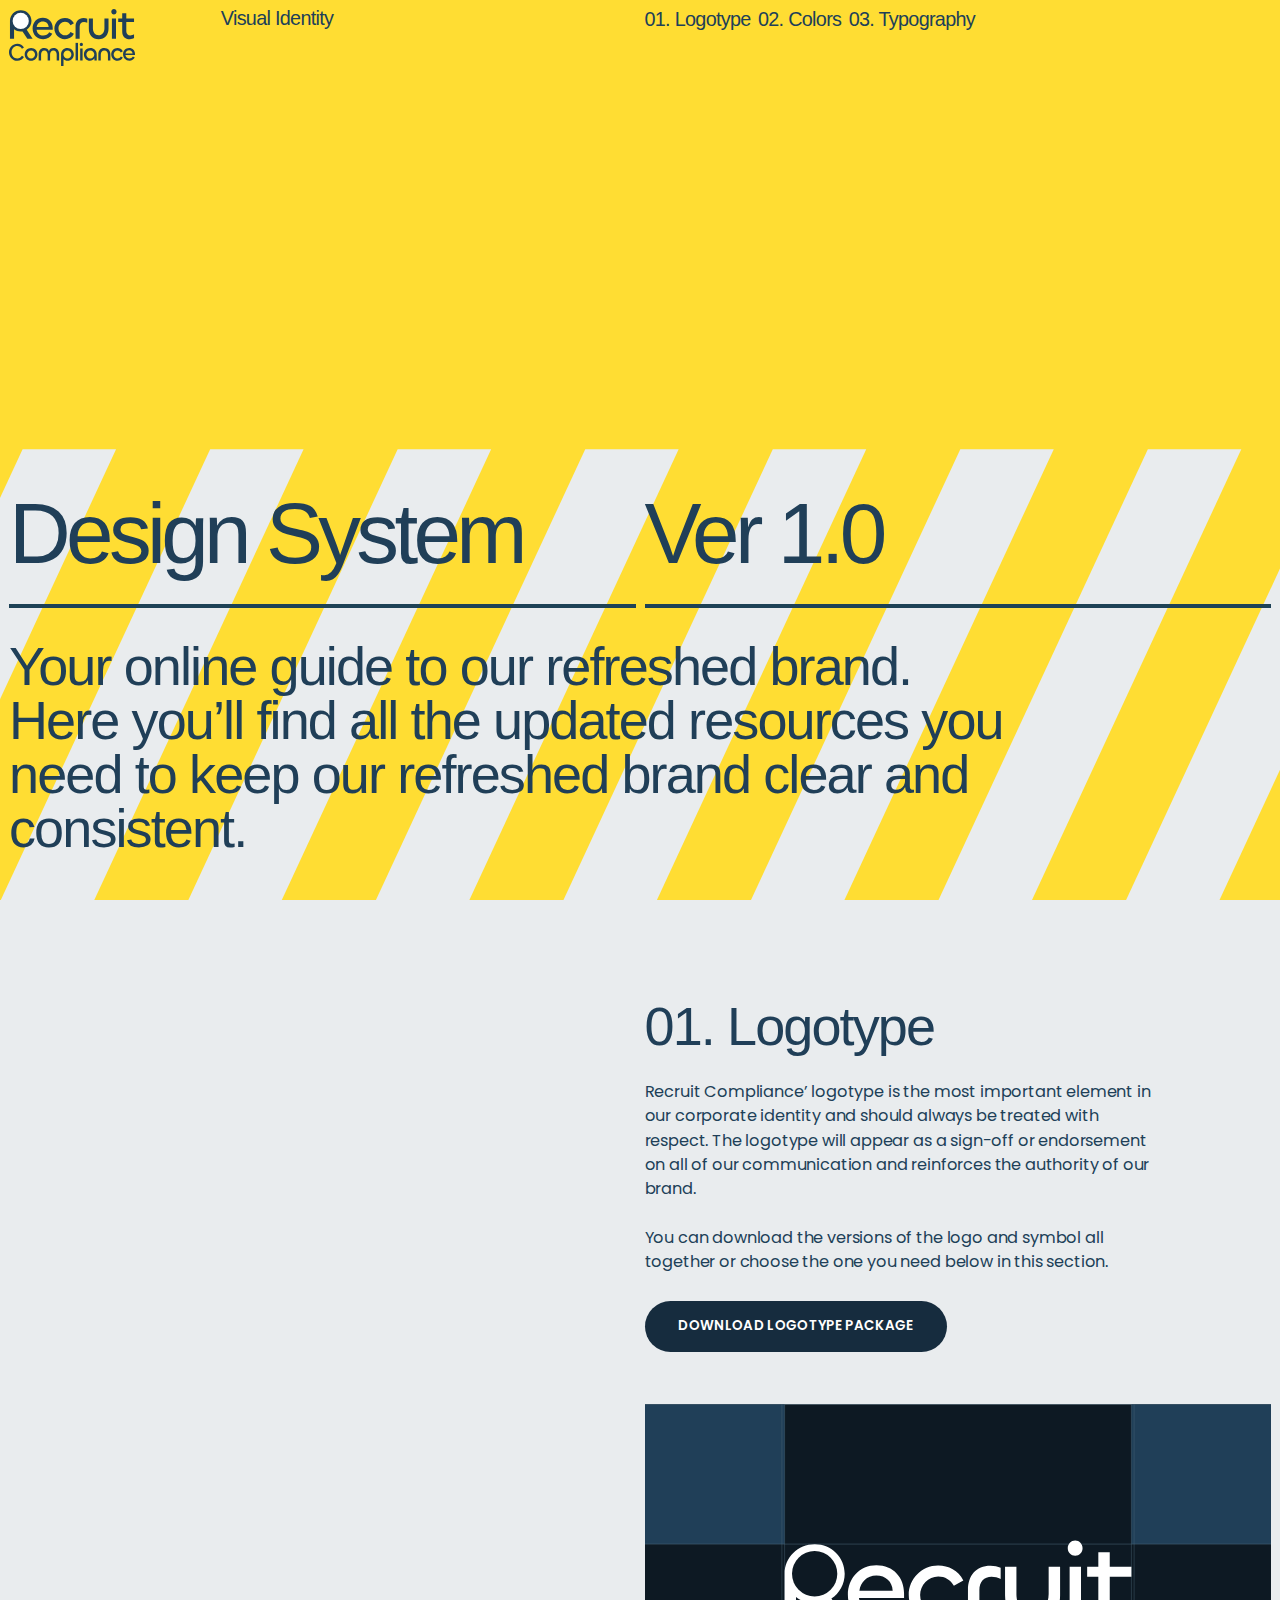
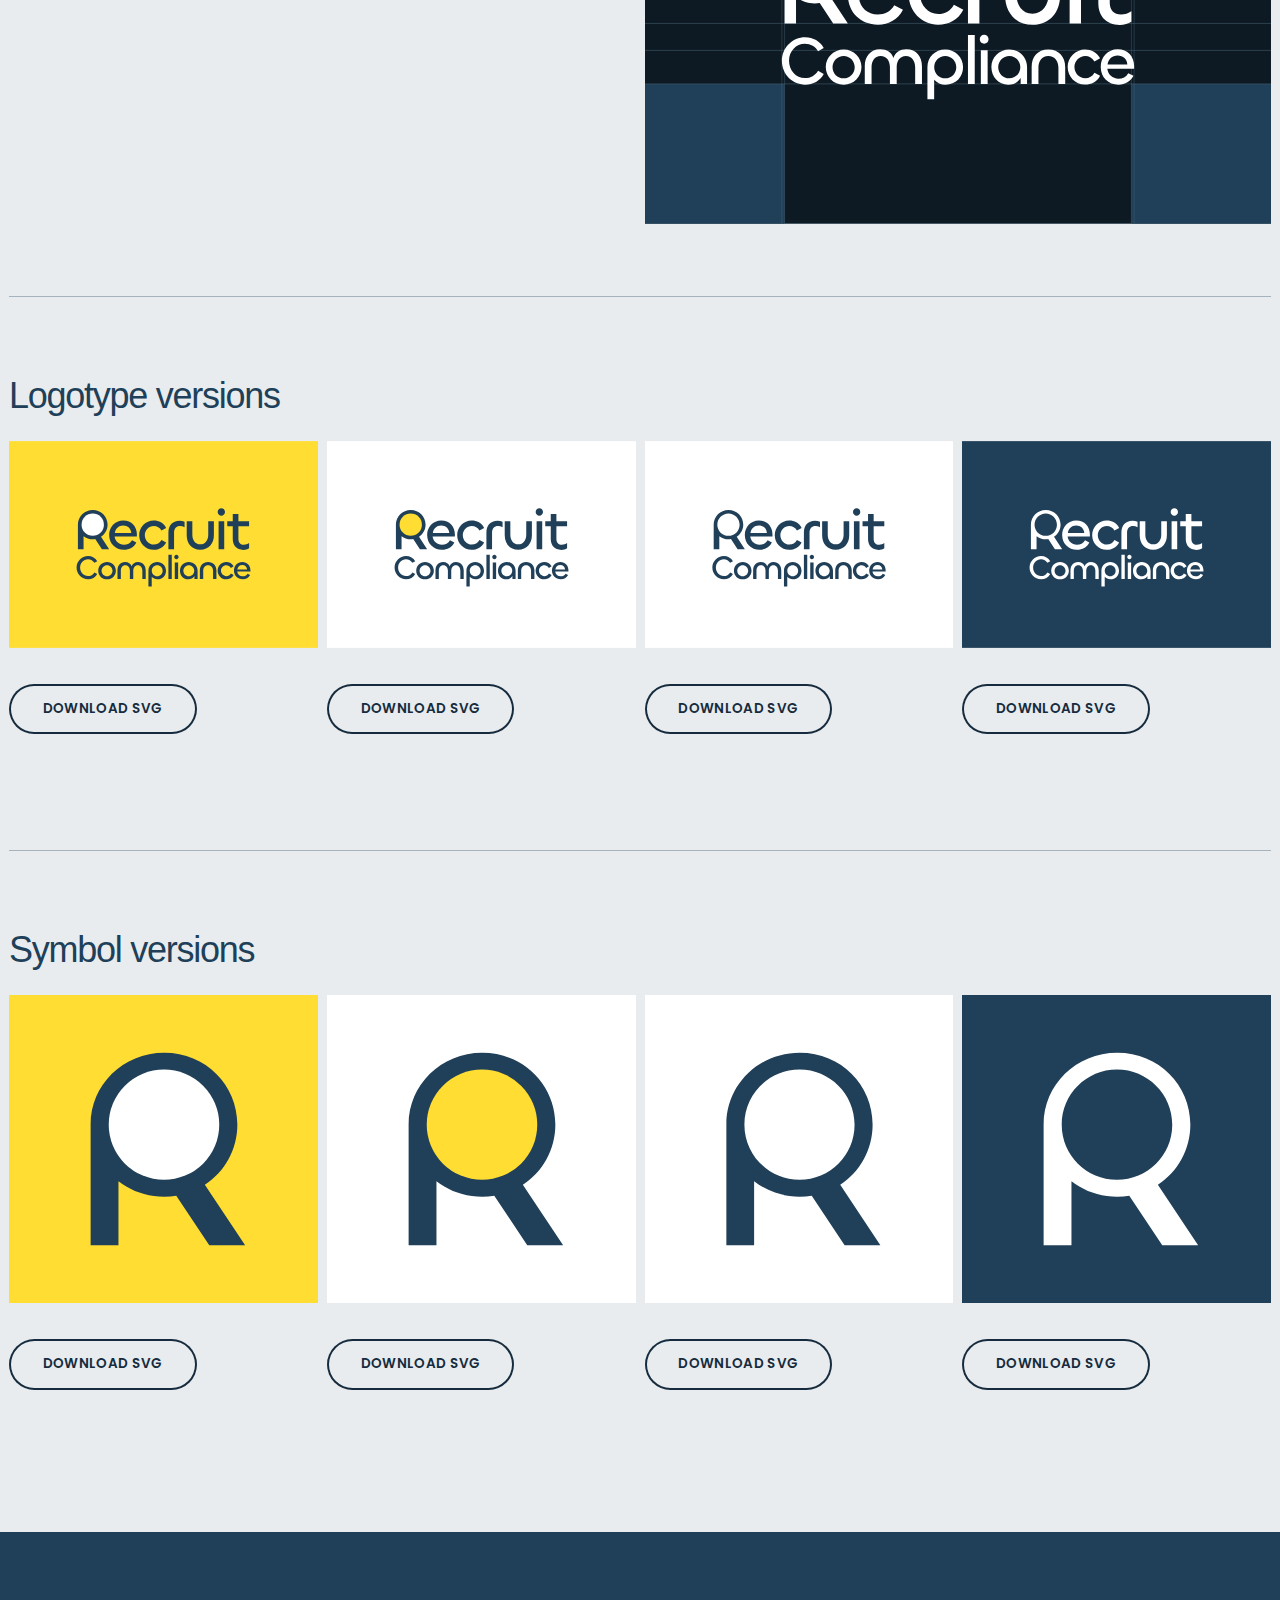
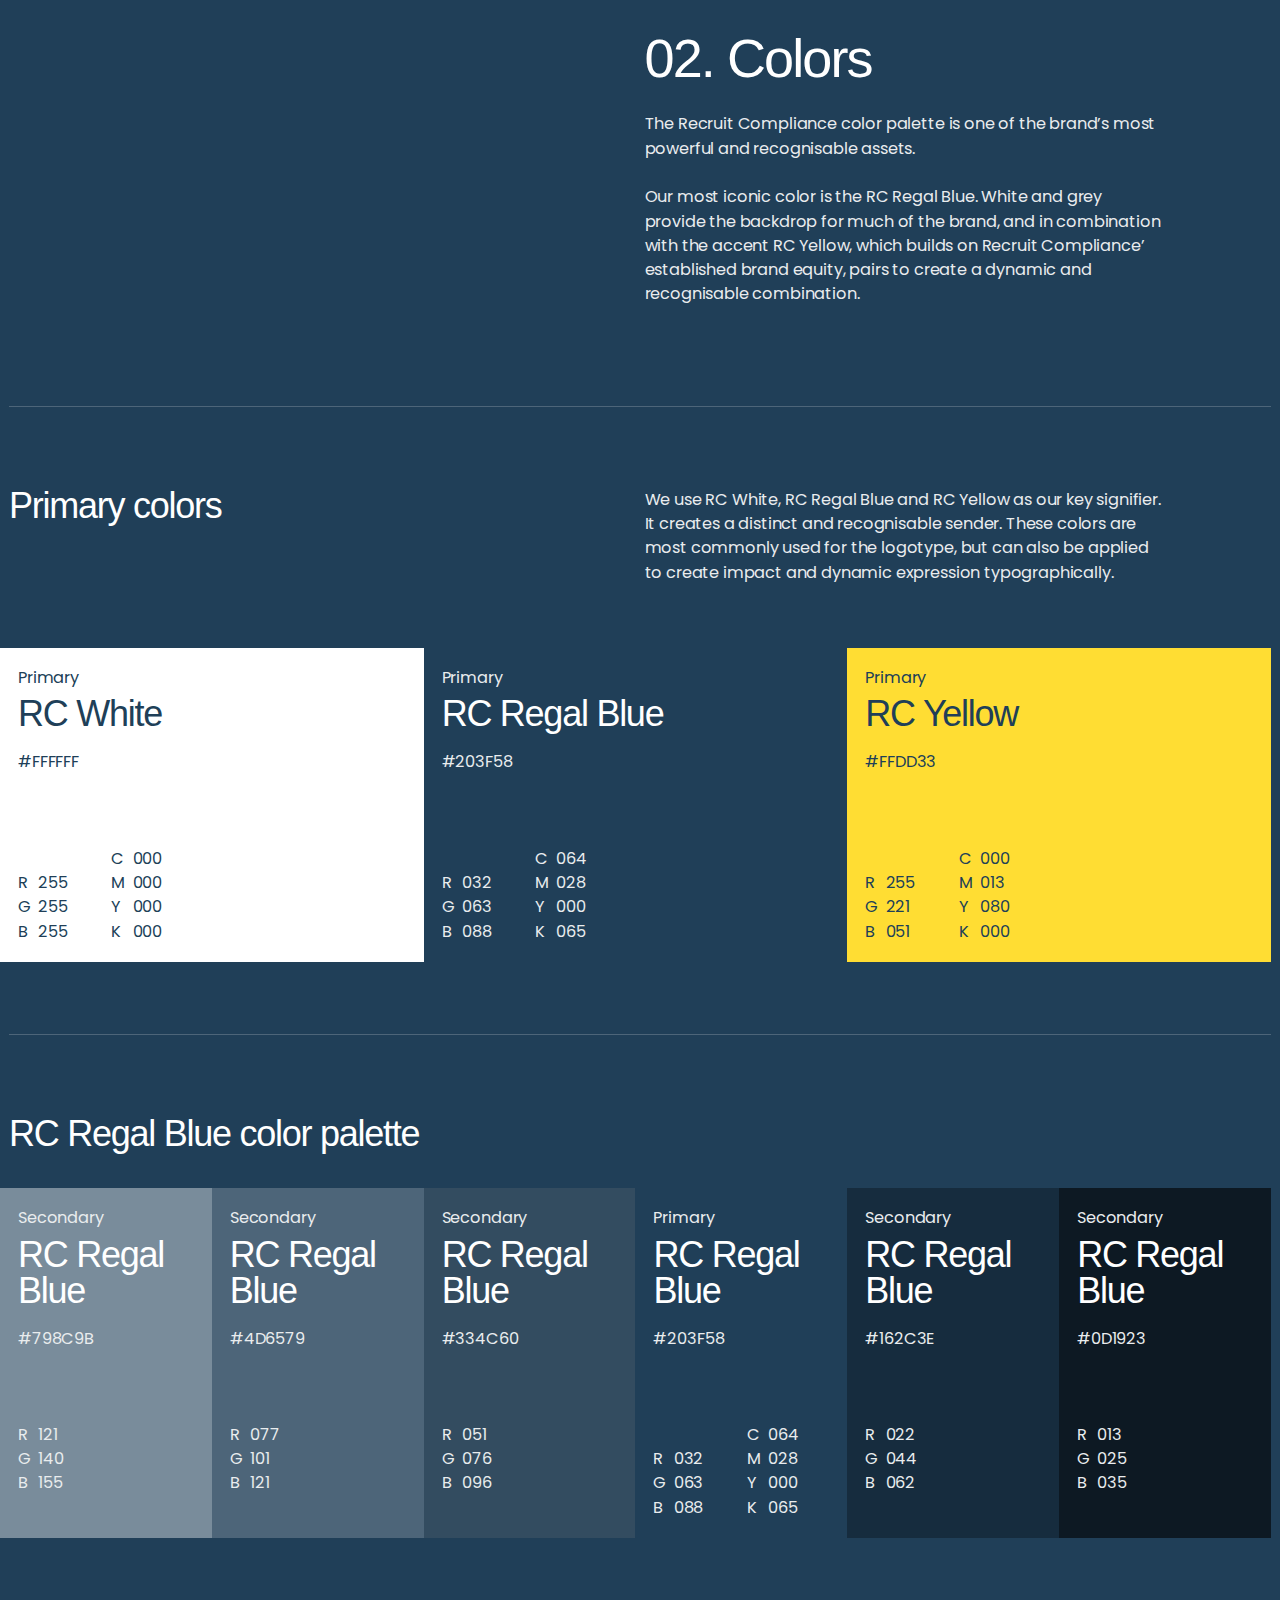
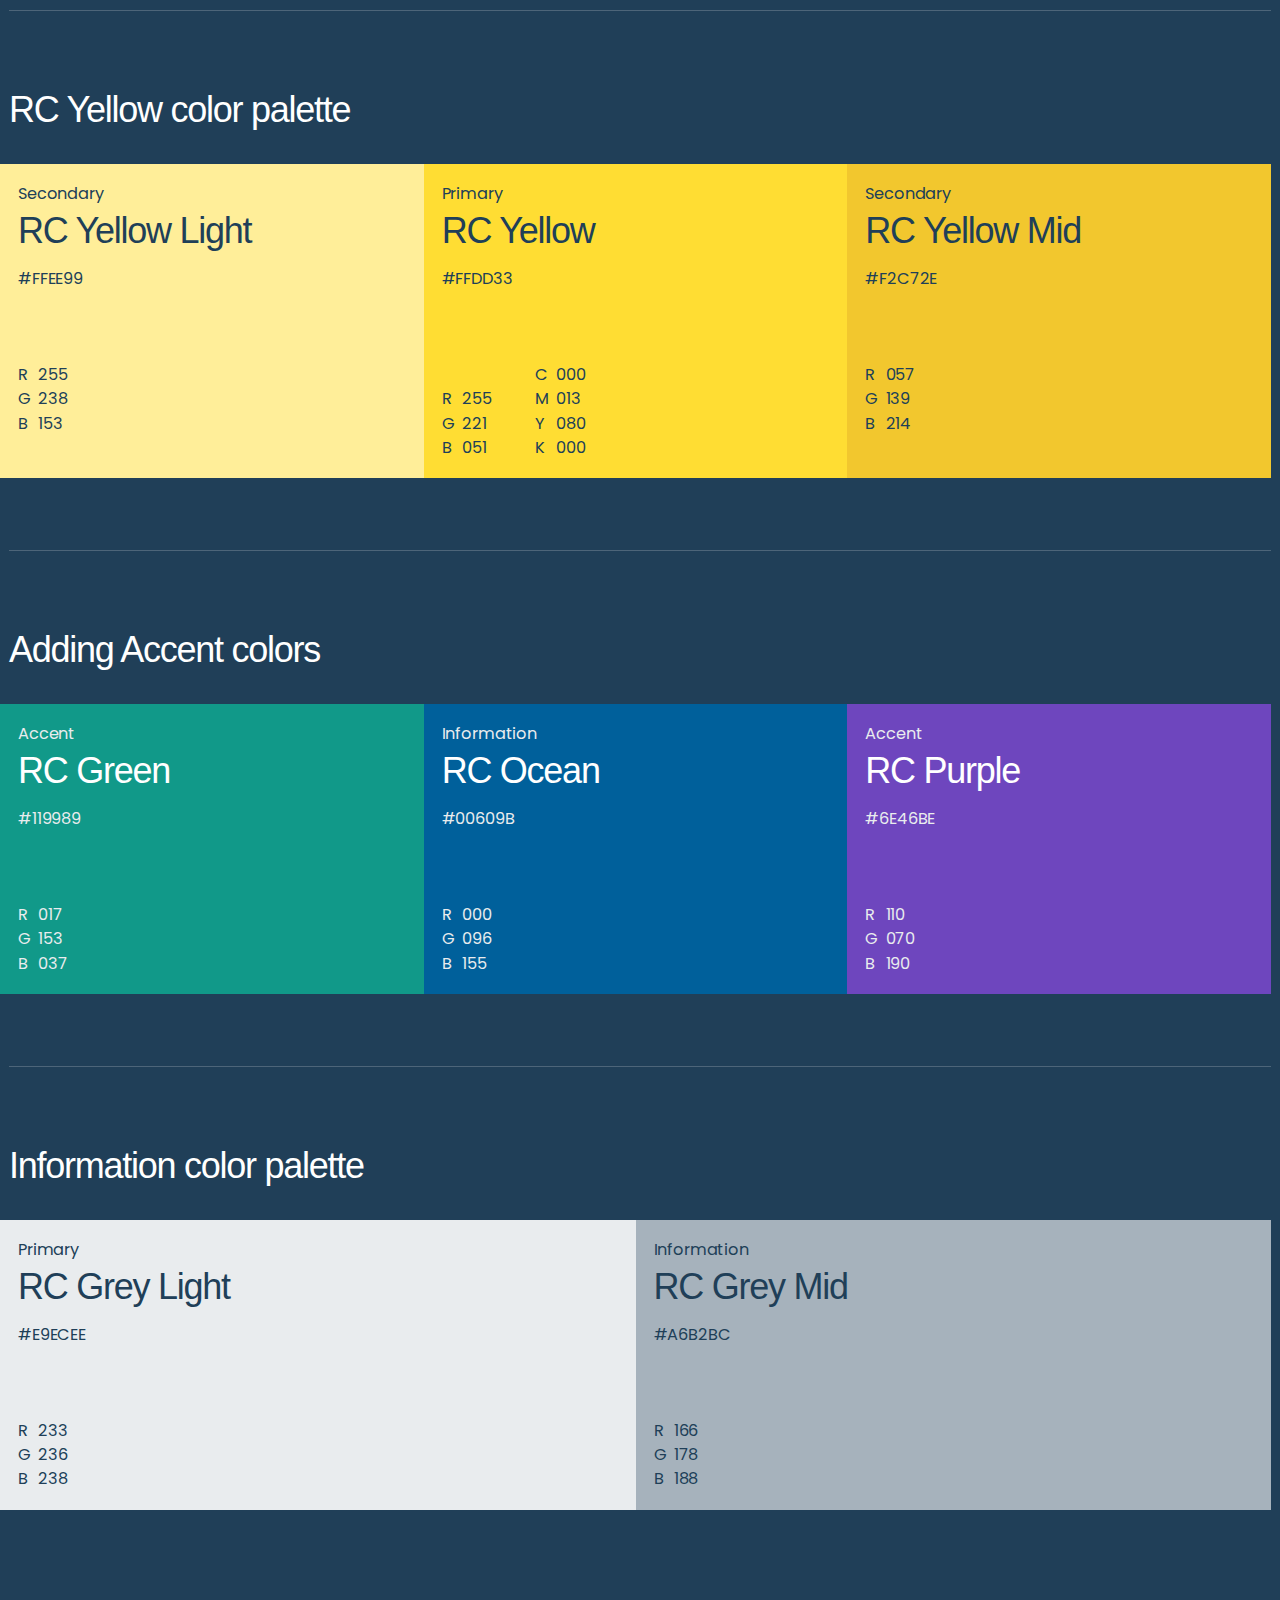
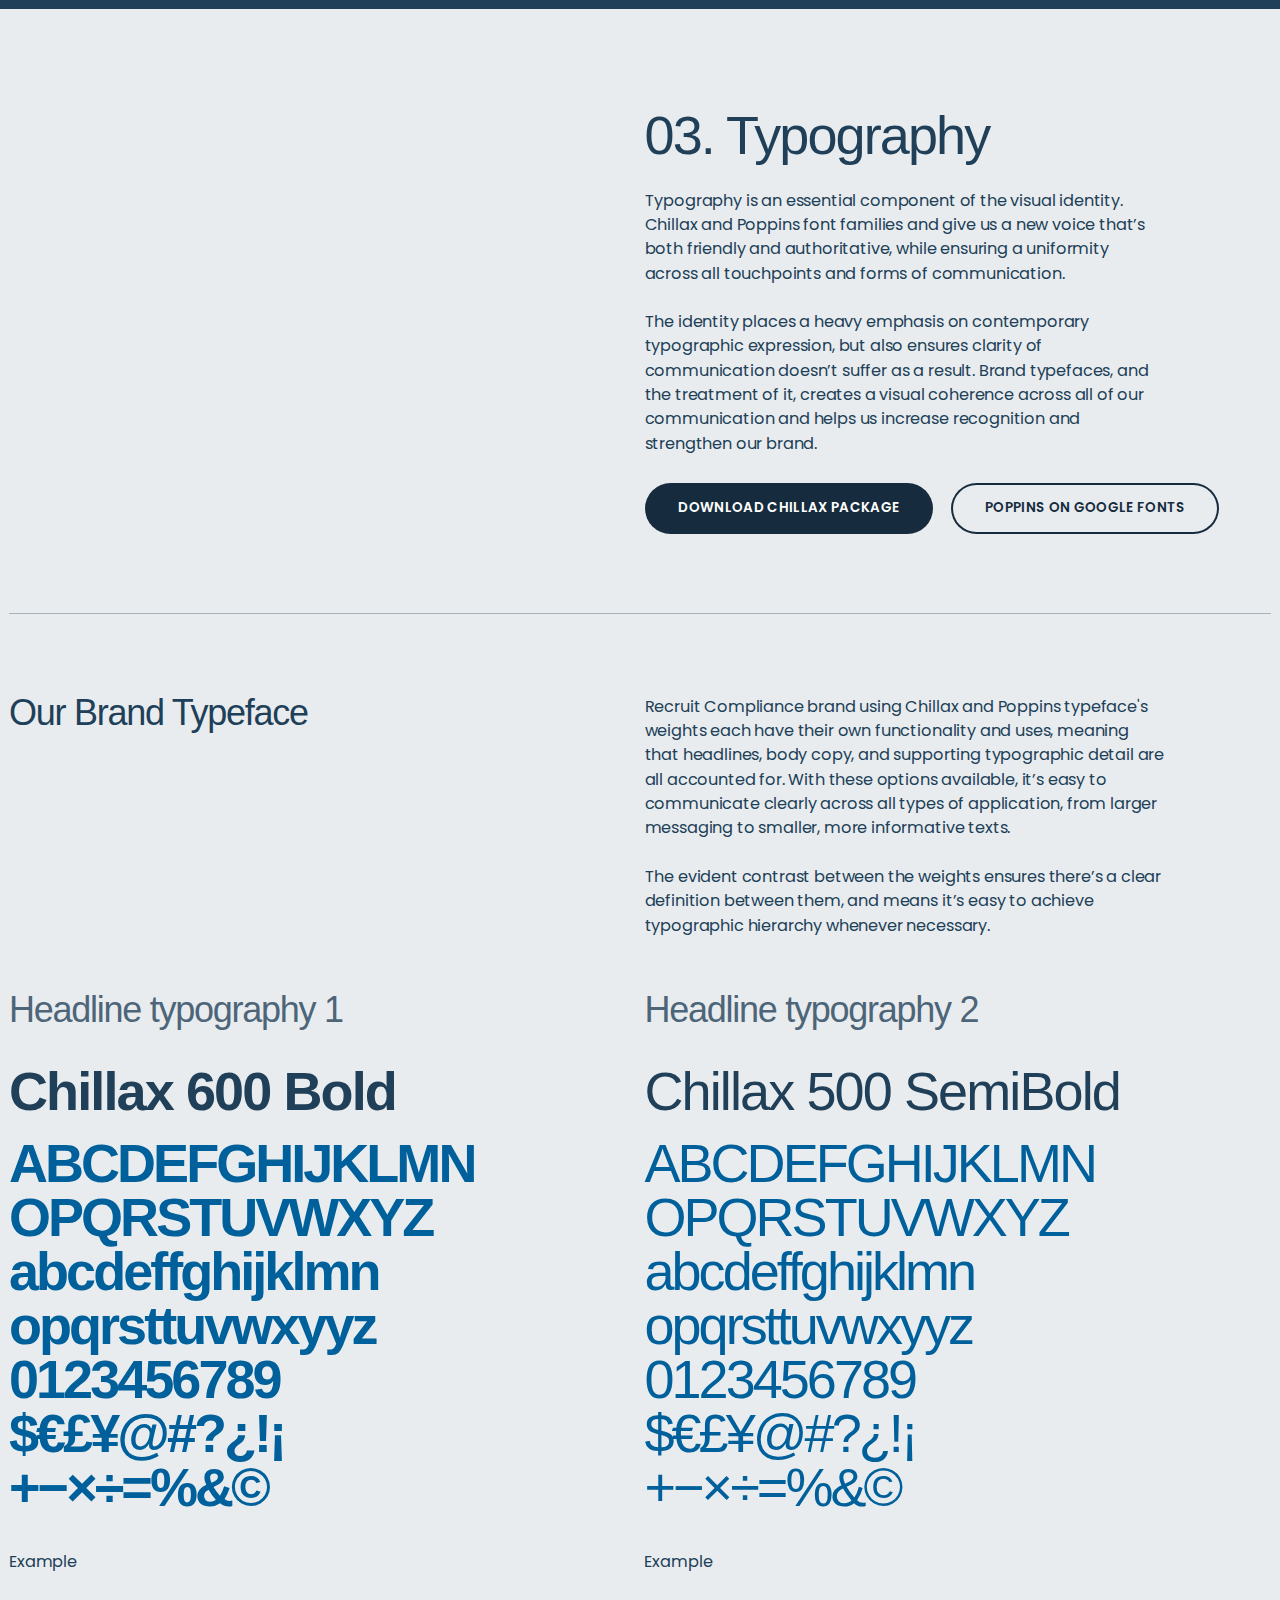
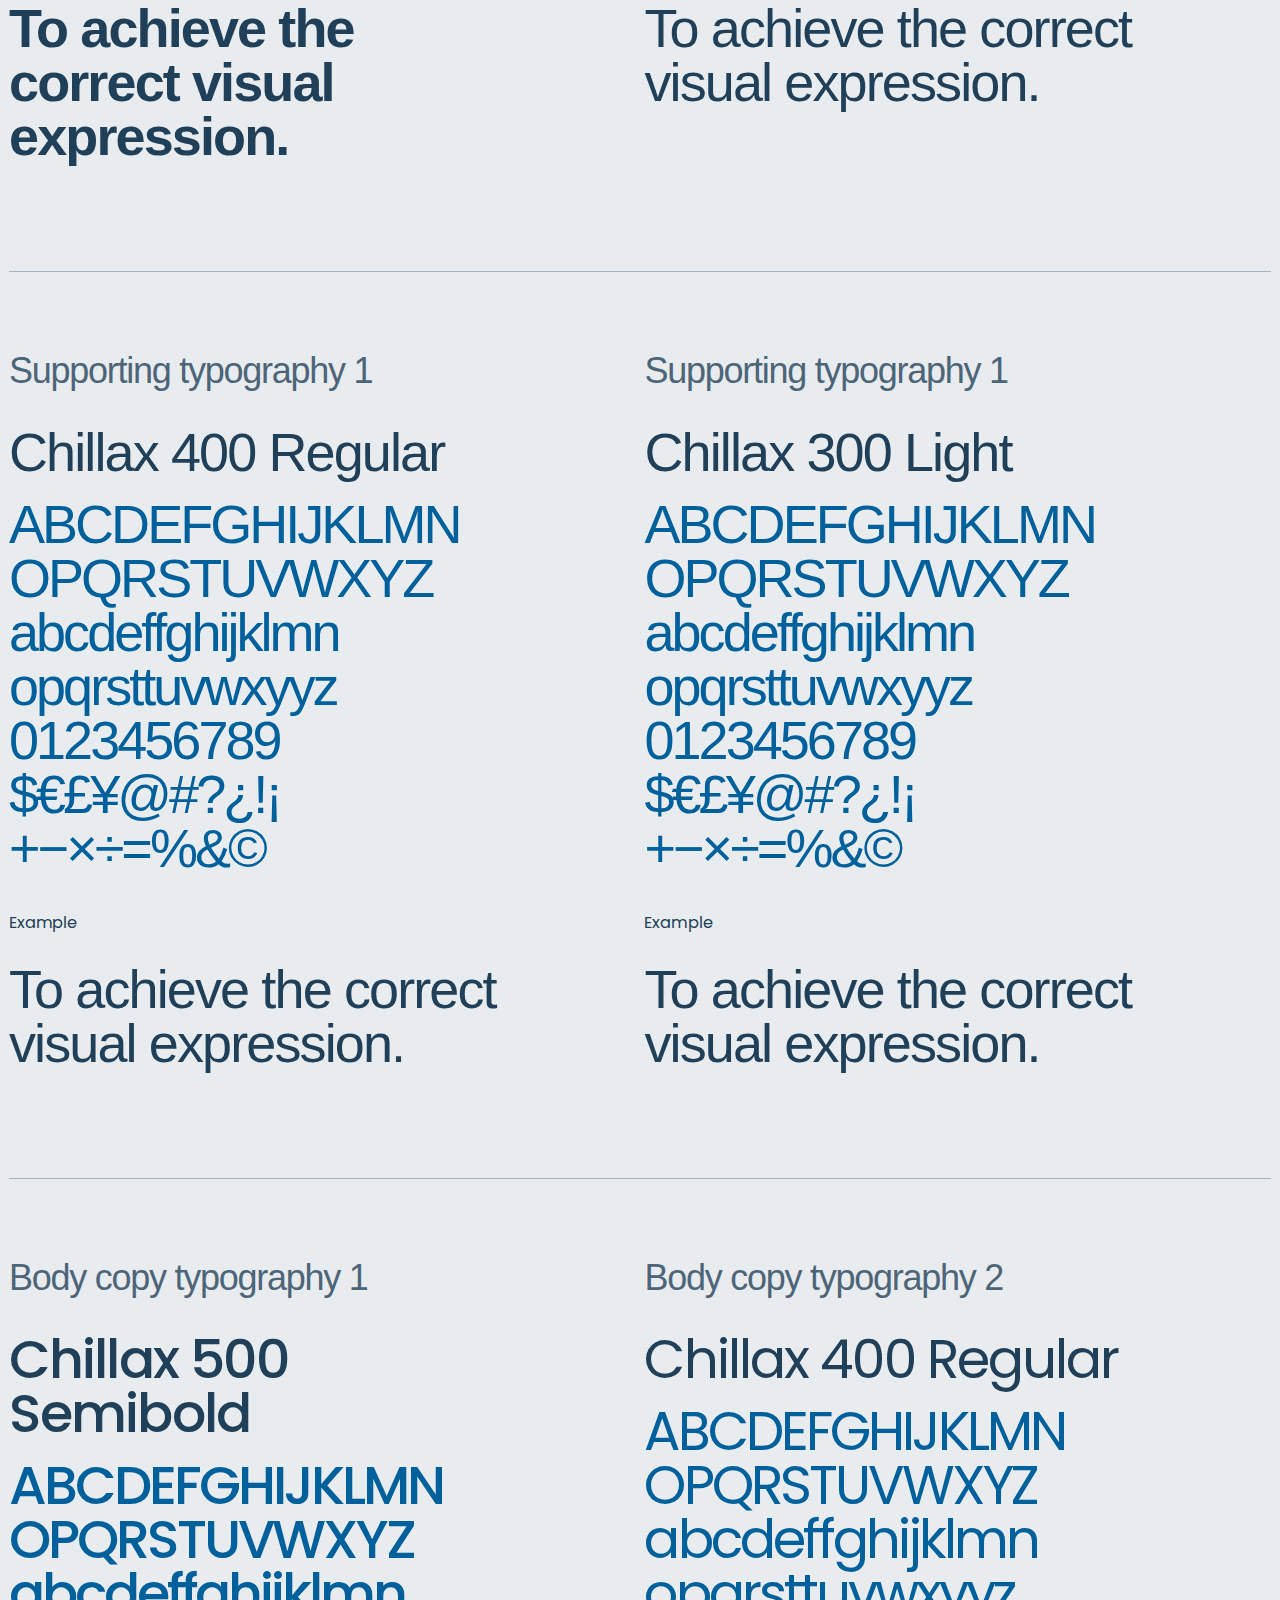
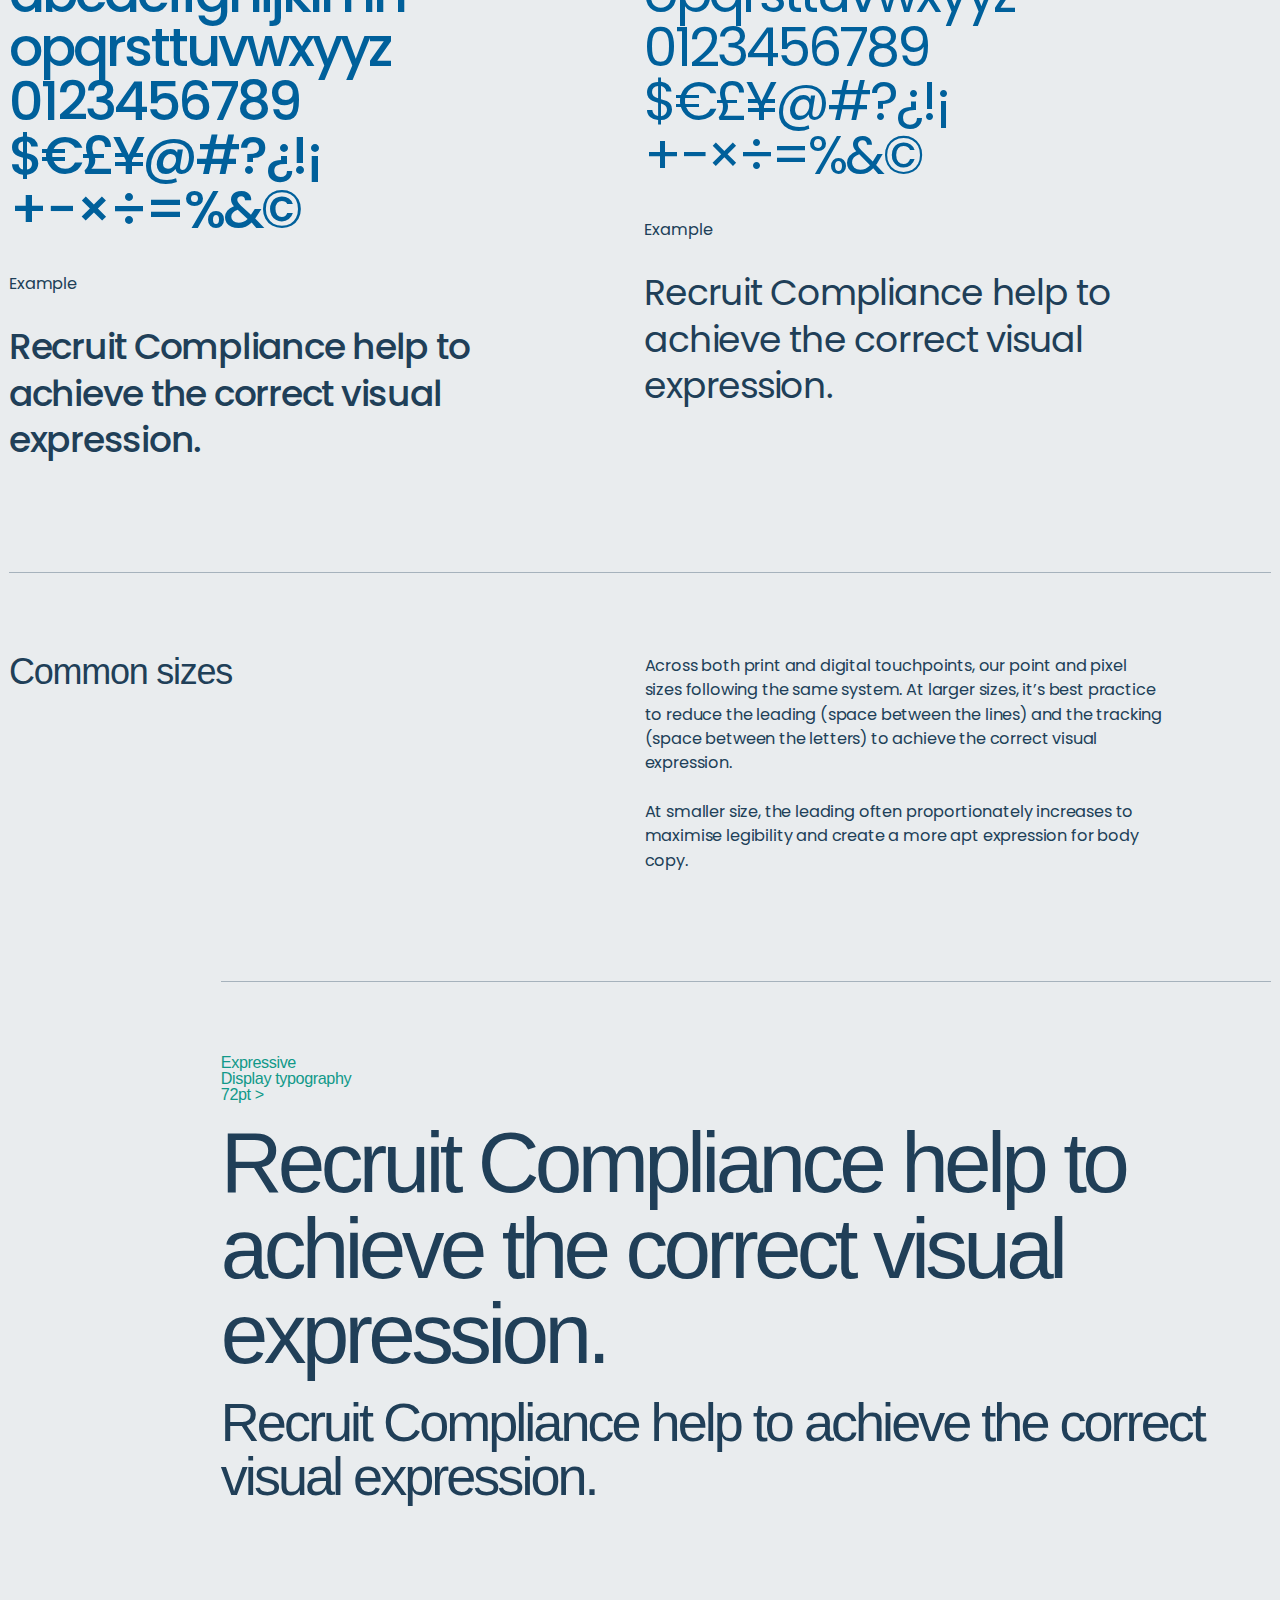
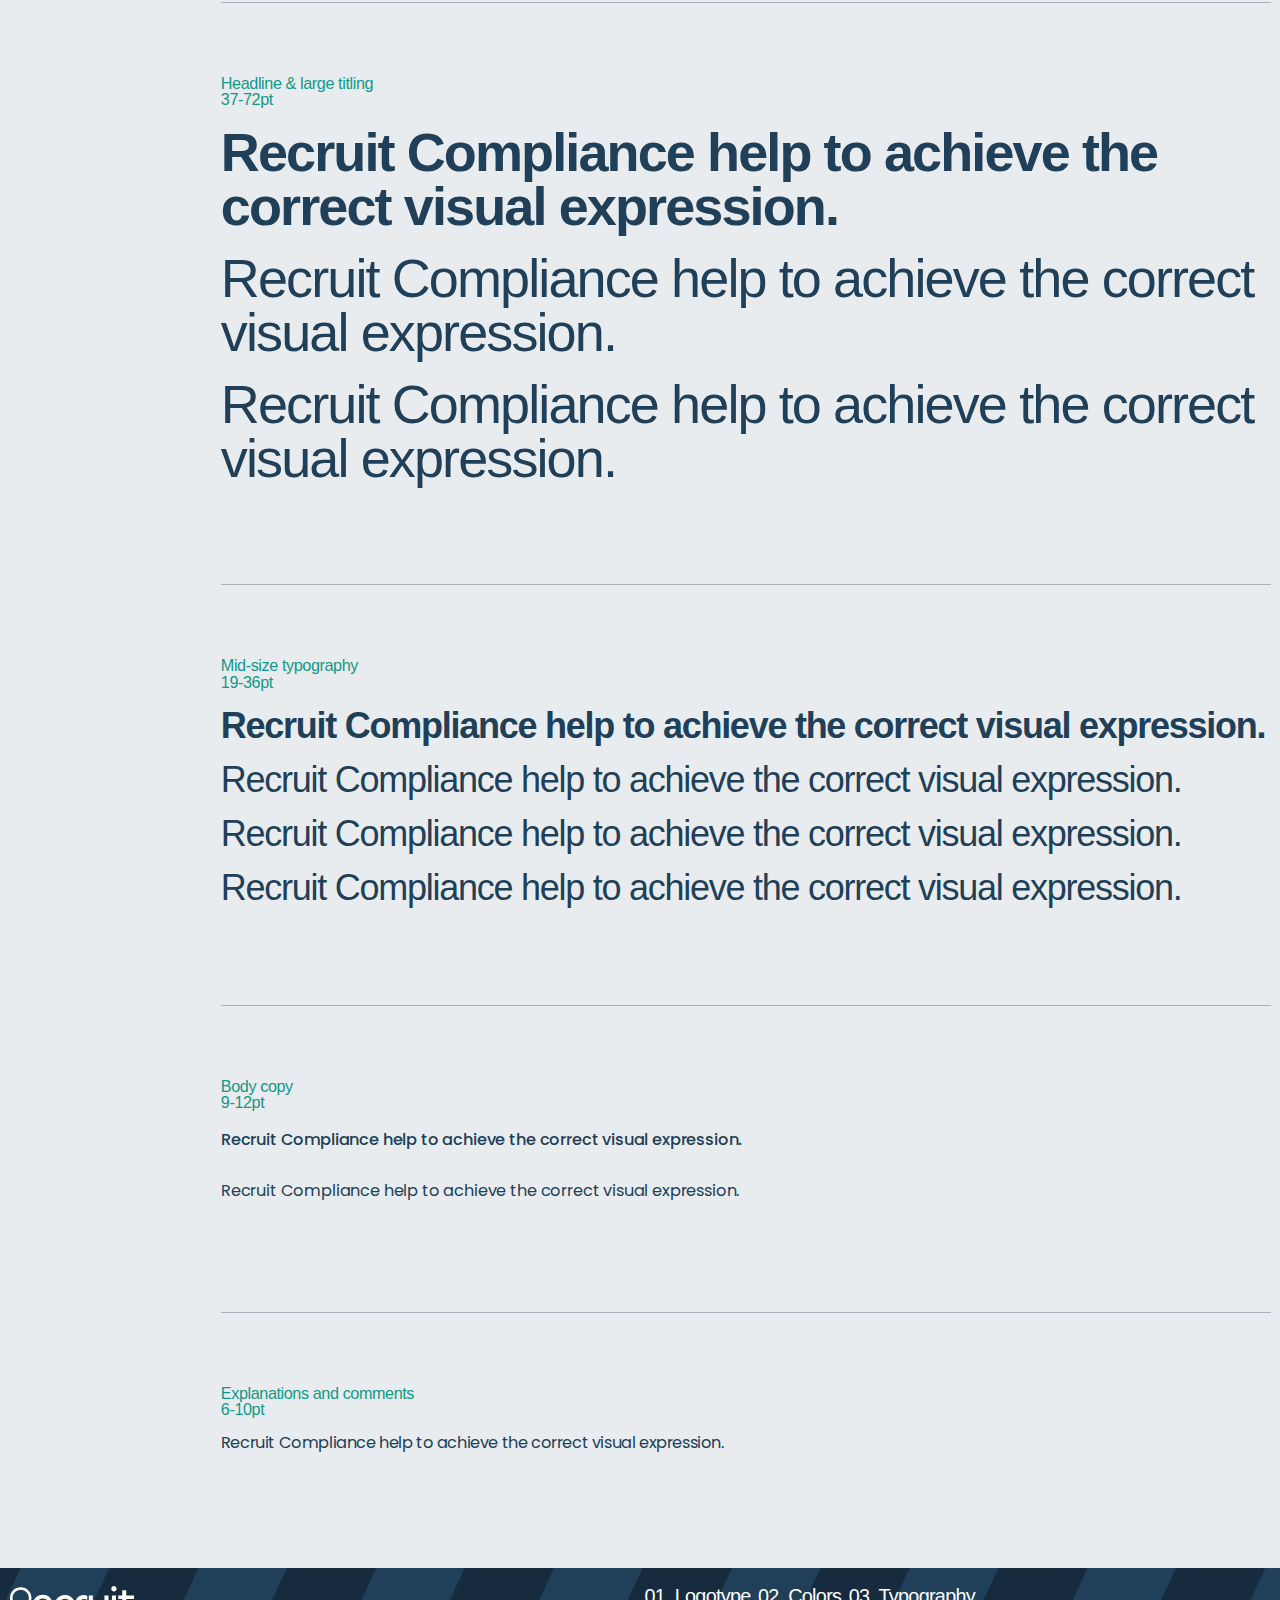
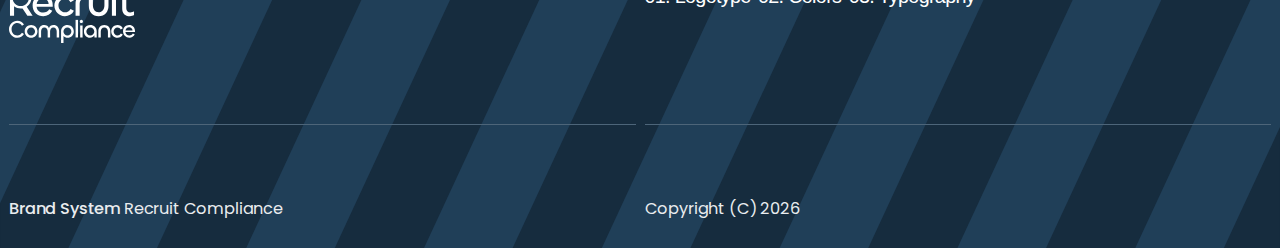
<file: index.html>
<!DOCTYPE HTML>
<html lang="en">
	<head>
		<title>Design System - Recruit Compliance</title>
		<meta charset="utf-8" />
		<meta name="viewport" content="width=device-width, initial-scale=1, user-scalable=no" />
		<link rel="stylesheet" href="assets/css/main.css" />
		<noscript><link rel="stylesheet" href="assets/css/noscript.css" /></noscript>
        <link rel="icon" type="image/x-icon" href="images/support/favicon.ico">
        <link rel="apple-touch-icon" sizes="180x180" href="images/support/apple-touch-icon.png">
        <link rel="icon" type="image/png" sizes="32x32" href="images/support/favicon-32x32.png">
        <link rel="icon" type="image/png" sizes="16x16" href="images/support/favicon-16x16.png">
        <link rel="manifest" href="images/support/site.webmanifest">
        <link href="https://api.fontshare.com/v2/css?f[]=chillax@1&display=swap" rel="stylesheet">
        <link rel="preconnect" href="https://fonts.googleapis.com">
        <link rel="preconnect" href="https://fonts.gstatic.com" crossorigin>
        <link href="https://fonts.googleapis.com/css2?family=Poppins:ital,wght@0,400;0,500;0,600;0,700;0,800;1,400;1,500;1,600;1,700;1,800&display=swap" rel="stylesheet">
	</head>
	<body class="is-preload">
    
    
    
			<div id="wrapper" class="divided">

				<!-- TOP -->
					<section class="banner style5 orient-left content-align-left image-position-center fullscreen onload-image-fade-in onload-content-fade-right">
						<div class="content">
                            
                            <div class="row">
										<div class="col-2 col-12-small" style="margin-bottom:6rem">
                                        
                                             <span style="width:7rem; position:absolute;">
                                                    <img src="downloads/logotypes/rc_logotype_rb_w.svg" onContextMenu="return false;" alt="" />
                                             </span>
                                        
                                        </div>
                                        <div class="col-3 col-12-small">
                                        
                                                 <h4>Visual Identity</h4>
                                             
                                        </div>
                                        <div class="col-1 col-12-small">
                                        </div>
                                        <div class="col-6 col-12-small">
                                        
                                             <ul>
                                                <li><a href="#logotype" class="smooth-scroll"><h4>01. Logotype</h4></a></li>
                                                <li><a href="#colors" class="smooth-scroll"><h4>02. Colors</h4></a></li>
                                                <li><a href="#typography" class="smooth-scroll"><h4>03. Typography</h4></a></li>
                                              </ul>
                                             
                                        </div>
						     </div>
                             
                             
                             <div class="row" style="position:absolute; bottom:1rem;">
										<div class="col-6 col-12-small">
                                        
                                                <h1 class="major">Design System</h1>
                                                <hr style="border-color:rgba(30, 66, 86, 1); border-bottom-width:4px; margin:1.5rem 0 1.25rem 0;" />
                                        
                                        </div>
                                        <div class="col-6 col-12-small">
                                        
                                                <h1 class="major">Ver 1.0</h1>
                                                <hr style="border-color:rgba(30, 66, 86, 1); border-bottom-width:4px; margin:1.5rem 0 1.25rem 0;" />
                                        
                                        </div>
                                        <div class="col-10 col-12-small">
                                        
                                                <h2>Your online guide to our refreshed brand.
                                                <br />
                                                Here you’ll find all the updated resources you need to keep our refreshed brand clear and consistent.</h2>
                                        
                                        </div>
						     </div>
							
						</div>
                        <div class="image">
                            <img src="images/rc_bg.svg" onContextMenu="return false;" alt="" />
                        </div>
					</section>

                <!-- PARAGRAPH -->
					<section class="wrapper style1 color2 align-left" id="logotype">
						<div class="inner">
                            
                            <div class="row">
                                        <div class="col-6 col-12-small">
                                        </div>
										<div class="col-6 col-12-small">
                                        
                                             <hr class="major" />
                                             <h2><br />
                                             01. Logotype</h2>
                                        
                                        </div>
                            </div>
                            <div class="row">
                                        <div class="col-6 col-12-small">
                                        </div>
                                        <div class="col-5 col-12-small">
                                        
                                             <p>Recruit Compliance’ logotype is the most important element in our corporate identity and should always be treated with respect. The logotype will appear as a sign-off or endorsement on all of our communication and reinforces the authority of our brand.
                                             <br /><br />
                                             You can download the versions of the logo and symbol all together or choose the one you need below in this section.</p>
                                             <ul class="actions">
								                  <li><a href="downloads/logotypes/logotypes_package.zip" download class="button primary">Download Logotype package</a>
							                 </ul>
                                             <hr class="major" />
                                             
                                        </div>
						    </div>
                            <div class="row">
                                        <div class="col-6 col-12-small">
                                        </div>
                                        <div class="col-6 col-12-small">
                                        
                                             <span class="image fit"><img src="images/rc_logotype_prev.svg" alt="Recruit Compliance" /></span>
                                             
                                        </div>
						    </div>
                            <hr />
                            <div class="row">
                                        <div class="col-6 col-12-small">
                                        
                                             <h3>Logotype versions</h3>
                                        
                                        </div>
						    </div>
                            <div class="row">
                                        <div class="col-3 col-12-small">
                                        
                                             <span class="image fit"><img src="images/rc_logotype_rb_w.svg" alt="Recruit Compliance" /></span>
                                             <hr class="major" />
                                             <ul class="actions">
								                  <li><a href="downloads/logotypes/rc_logotype_rb_w.svg" download class="button">Download SVG</a></li>
							                 </ul>
                                             <hr class="major" />
                                        
                                        </div>
										<div class="col-3 col-12-small">
                                        
                                             <span class="image fit"><img src="images/rc_logotype_rb_y.svg" alt="Recruit Compliance" /></span>
                                             <hr class="major" />
                                             <ul class="actions">
								                  <li><a href="downloads/logotypes/rc_logotype_rb_y.svg" download class="button">Download SVG</a></li>
							                 </ul>
                                             <hr class="major" />
                                        
                                        </div>
                                        <div class="col-3 col-12-small">
                                        
                                             <span class="image fit"><img src="images/rc_logotype_rb_zero.svg" alt="Recruit Compliance" /></span>
                                             <hr class="major" />
                                             <ul class="actions">
								                  <li><a href="downloads/logotypes/rc_logotype_rb_zero.svg" download class="button">Download SVG</a></li>
							                 </ul>
                                             <hr class="major" />
                                        
                                        </div>
                                        <div class="col-3 col-12-small">
                                        
                                             <span class="image fit"><img src="images/rc_logotype_w_zero.svg" alt="Recruit Compliance" /></span>
                                             <hr class="major" />
                                             <ul class="actions">
								                  <li><a href="downloads/logotypes/rc_logotype_w_zero.svg" download class="button">Download SVG</a></li>
							                 </ul>
                                             <hr class="major" />
                                        
                                        </div>
						    </div>
                            <hr />
                            <div class="row">
                                        <div class="col-6 col-12-small">
                                        
                                             <h3>Symbol versions</h3>
                                        
                                        </div>
						    </div>
                            <div class="row">
                                        <div class="col-3 col-12-small">
                                        
                                             <span class="image fit"><img src="images/rc_symbol_rb_w.svg" alt="Recruit Compliance" /></span>
                                             <hr class="major" />
                                             <ul class="actions">
								                  <li><a href="downloads/logotypes/rc_symbol_rb_w.svg" download class="button">Download SVG</a></li>
							                 </ul>
                                             <hr class="major" />
                                        
                                        </div>
										<div class="col-3 col-12-small">
                                        
                                             <span class="image fit"><img src="images/rc_symbol_rb_y.svg" alt="Recruit Compliance" /></span>
                                             <hr class="major" />
                                             <ul class="actions">
								                  <li><a href="downloads/logotypes/rc_symbol_rb_y.svg" download class="button">Download SVG</a></li>
							                 </ul>
                                             <hr class="major" />
                                        
                                        </div>
                                        <div class="col-3 col-12-small">
                                        
                                             <span class="image fit"><img src="images/rc_symbol_rb_zero.svg" alt="Recruit Compliance" /></span>
                                             <hr class="major" />
                                             <ul class="actions">
								                  <li><a href="downloads/logotypes/rc_symbol_rb_zero.svg" download class="button">Download SVG</a></li>
							                 </ul>
                                             <hr class="major" />
                                        
                                        </div>
                                        <div class="col-3 col-12-small">
                                        
                                             <span class="image fit"><img src="images/rc_symbol_w_zero.svg" alt="Recruit Compliance" /></span>
                                             <hr class="major" />
                                             <ul class="actions">
								                  <li><a href="downloads/logotypes/rc_symbol_w_zero.svg" download class="button">Download SVG</a></li>
							                 </ul>
                                             <hr class="major" />
                                        
                                        </div>
						    </div>
						
                        <hr class="major" style="padding-bottom:3rem;" />
                        </div>
                     </section>
                     
                

                <!-- PARAGRAPH -->
					<section class="wrapper style1 invert color1 align-left" id="colors">
						<div class="inner">
                            
                            <div class="row">
                                        <div class="col-6 col-12-small">
                                        </div>
										<div class="col-6 col-12-small">
                                        
                                             <hr class="major" />
                                             <h2><br />
                                             02. Colors</h2>
                                        
                                        </div>
                            </div>
                            <div class="row">
                                        <div class="col-6 col-12-small">
                                        </div>
                                        <div class="col-5 col-12-small">
                                        
                                             <p>The Recruit Compliance color palette is one of the brand’s most powerful and recognisable assets.
                                             <br /><br />
                                             Our most iconic color is the RC Regal Blue. White and grey provide the backdrop for much of the brand, and in combination with the accent RC Yellow, which builds on Recruit Compliance’ established brand equity, pairs to create a dynamic and recognisable combination.</p>
                                             
                                        </div>
						    </div>
                            <hr />
                            <div class="row">
                                        <div class="col-6 col-12-small">
                                        
                                             <h3>Primary colors</h3>
                                        
                                        </div>
                                        <div class="col-5 col-12-small">
                                        
                                             <p>We use RC White, RC Regal Blue and RC Yellow as our key signifier. It creates a distinct and recognisable sender. These colors are most commonly used for the logotype, but can also be applied to create impact and dynamic expression typographically.</p>
                                        
                                        </div>
						    </div>
                            <hr class="major" />
                            <div class="row">
                                        <div class="col-4 col-12-small" style="background-color:#ffffff; color:#203F58;">
                                        
                                             <ul style="margin:0.5rem;">
								                  <li style="display:block; margin-bottom:0.35rem;">Primary</li>
                                                  <li style="display:block;"><h3 style="color:#203F58;">RC White</h3></li>
                                                  <li style="display:block;">#FFFFFF</li>
                                             </ul>
                                             <ul style="margin:4rem 0.5rem 1rem 0.5rem;">
								                  <li>R<br>
                                                      G<br>
                                                      B<br></li>
                                                  <li style="margin-right:2rem;">
                                                      255<br>
                                                      255<br>
                                                      255<br>
                                                  </li>
                                                  <li>C<br>
                                                      M<br>
                                                      Y<br>
                                                      K
                                                  </li>
                                                  <li>000<br>
                                                      000<br>
                                                      000<br>
                                                      000
                                                  </li>
							                 </ul>
                                        
                                        </div>
                                        <div class="col-4 col-12-small" style="background-color:#203F58;">
                                        
                                             <ul style="margin:0.5rem;">
								                  <li style="display:block; margin-bottom:0.35rem;">Primary</li>
                                                  <li style="display:block;"><h3>RC Regal Blue</h3></li>
                                                  <li style="display:block;">#203F58</li>
                                             </ul>
                                             <ul style="margin:4rem 0.5rem 1rem 0.5rem;">
								                  <li>R<br>
                                                      G<br>
                                                      B<br></li>
                                                  <li style="margin-right:2rem;">
                                                      032<br>
                                                      063<br>
                                                      088<br>
                                                  </li>
                                                  <li>C<br>
                                                      M<br>
                                                      Y<br>
                                                      K
                                                  </li>
                                                  <li>064<br>
                                                      028<br>
                                                      000<br>
                                                      065
                                                  </li>
							                 </ul>
                                        
                                        </div>
                                        <div class="col-4 col-12-small" style="background-color:#FFDD33; color:#203F58;">
                                        
                                             <ul style="margin:0.5rem;">
								                  <li style="display:block; margin-bottom:0.35rem;">Primary</li>
                                                  <li style="display:block;"><h3 style="color:#203F58;">RC Yellow</h3></li>
                                                  <li style="display:block;">#FFDD33</li>
                                             </ul>
                                             <ul style="margin:4rem 0.5rem 1rem 0.5rem;">
								                  <li>R<br>
                                                      G<br>
                                                      B<br></li>
                                                  <li style="margin-right:2rem;">
                                                      255<br>
                                                      221<br>
                                                      051<br>
                                                  </li>
                                                  <li>C<br>
                                                      M<br>
                                                      Y<br>
                                                      K
                                                  </li>
                                                  <li>000<br>
                                                      013<br>
                                                      080<br>
                                                      000
                                                  </li>
							                 </ul>
                                        
                                        </div>
						    </div>
                            <hr />
                            <div class="row">
                                        <div class="col-6 col-12-small">
                                        
                                             <h3>RC Regal Blue color palette</h3>
                                             <hr class="major" />
                                        
                                        </div>
						    </div>
                            <div class="row">
                                        <div class="col-2 col-12-small" style="background-color:#798C9B;">
                                        
                                             <ul style="margin:0.5rem;">
								                  <li style="display:block; margin-bottom:0.35rem;">Secondary</li>
                                                  <li style="display:block;"><h3>RC Regal Blue</h3></li>
                                                  <li style="display:block;">#798C9B</li>
                                             </ul>
                                             <ul style="margin:4rem 0.5rem 1rem 0.5rem;">
								                  <li>R<br>
                                                      G<br>
                                                      B<br></li>
                                                  <li style="margin-right:2rem;">
                                                      121<br>
                                                      140<br>
                                                      155<br>
                                                  </li>
							                 </ul>
                                        
                                        </div>
                                        <div class="col-2 col-12-small" style="background-color:#4D6579;">
                                        
                                             <ul style="margin:0.5rem;">
								                  <li style="display:block; margin-bottom:0.35rem;">Secondary</li>
                                                  <li style="display:block;"><h3>RC Regal Blue</h3></li>
                                                  <li style="display:block;">#4D6579</li>
                                             </ul>
                                             <ul style="margin:4rem 0.5rem 1rem 0.5rem;">
								                  <li>R<br>
                                                      G<br>
                                                      B<br></li>
                                                  <li style="margin-right:2rem;">
                                                      077<br>
                                                      101<br>
                                                      121<br>
                                                  </li>
							                 </ul>
                                        
                                        </div>
                                        <div class="col-2 col-12-small" style="background-color:#334C60;">
                                        
                                             <ul style="margin:0.5rem;">
								                  <li style="display:block; margin-bottom:0.35rem;">Secondary</li>
                                                  <li style="display:block;"><h3>RC Regal Blue</h3></li>
                                                  <li style="display:block;">#334C60</li>
                                             </ul>
                                             <ul style="margin:4rem 0.5rem 1rem 0.5rem;">
								                  <li>R<br>
                                                      G<br>
                                                      B<br></li>
                                                  <li style="margin-right:2rem;">
                                                      051<br>
                                                      076<br>
                                                      096<br>
                                                  </li>
							                 </ul>
                                        
                                        </div>
                                        <div class="col-2 col-12-small" style="background-color:#203F58;">
                                        
                                             <ul style="margin:0.5rem;">
								                  <li style="display:block; margin-bottom:0.35rem;">Primary</li>
                                                  <li style="display:block;"><h3>RC Regal Blue</h3></li>
                                                  <li style="display:block;">#203F58</li>
                                             </ul>
                                             <ul style="margin:4rem 0.5rem 1rem 0.5rem;">
								                  <li>R<br>
                                                      G<br>
                                                      B<br></li>
                                                  <li style="margin-right:2rem;">
                                                      032<br>
                                                      063<br>
                                                      088<br>
                                                  </li>
                                                  <li>C<br>
                                                      M<br>
                                                      Y<br>
                                                      K
                                                  </li>
                                                  <li>064<br>
                                                      028<br>
                                                      000<br>
                                                      065
                                                  </li>
							                 </ul>
                                        
                                        </div>
                                        <div class="col-2 col-12-small" style="background-color:#162C3E;">
                                        
                                             <ul style="margin:0.5rem;">
								                  <li style="display:block; margin-bottom:0.35rem;">Secondary</li>
                                                  <li style="display:block;"><h3>RC Regal Blue</h3></li>
                                                  <li style="display:block;">#162C3E</li>
                                             </ul>
                                             <ul style="margin:4rem 0.5rem 1rem 0.5rem;">
								                  <li>R<br>
                                                      G<br>
                                                      B<br></li>
                                                  <li style="margin-right:2rem;">
                                                      022<br>
                                                      044<br>
                                                      062<br>
                                                  </li>
							                 </ul>
                                        
                                        </div>
                                        <div class="col-2 col-12-small" style="background-color:#0D1923;">
                                        
                                             <ul style="margin:0.5rem;">
								                  <li style="display:block; margin-bottom:0.35rem;">Secondary</li>
                                                  <li style="display:block;"><h3>RC Regal Blue</h3></li>
                                                  <li style="display:block;">#0D1923</li>
                                             </ul>
                                             <ul style="margin:4rem 0.5rem 1rem 0.5rem;">
								                  <li>R<br>
                                                      G<br>
                                                      B<br></li>
                                                  <li style="margin-right:2rem;">
                                                      013<br>
                                                      025<br>
                                                      035<br>
                                                  </li>
							                 </ul>
                                        
                                        </div>
						    </div>
                            <hr />
                            <div class="row">
                                        <div class="col-6 col-12-small">
                                        
                                             <h3>RC Yellow color palette</h3>
                                             <hr class="major" />
                                        
                                        </div>
						    </div>
                            <div class="row">
                                        <div class="col-4 col-12-small" style="background-color:#FFEE99; color:#203F58;">
                                        
                                             <ul style="margin:0.5rem;">
								                  <li style="display:block; margin-bottom:0.35rem;">Secondary</li>
                                                  <li style="display:block;"><h3 style="color:#203F58;">RC Yellow Light</h3></li>
                                                  <li style="display:block;">#FFEE99</li>
                                             </ul>
                                             <ul style="margin:4rem 0.5rem 1rem 0.5rem;">
								                  <li>R<br>
                                                      G<br>
                                                      B<br></li>
                                                  <li style="margin-right:2rem;">
                                                      255<br>
                                                      238<br>
                                                      153<br>
                                                  </li>
							                 </ul>
                                        
                                        </div>
                                        <div class="col-4 col-12-small" style="background-color:#FFDD33; color:#203F58;">
                                        
                                             <ul style="margin:0.5rem;">
								                  <li style="display:block; margin-bottom:0.35rem;">Primary</li>
                                                  <li style="display:block;"><h3 style="color:#203F58;">RC Yellow</h3></li>
                                                  <li style="display:block;">#FFDD33</li>
                                             </ul>
                                             <ul style="margin:4rem 0.5rem 1rem 0.5rem;">
								                  <li>R<br>
                                                      G<br>
                                                      B<br></li>
                                                  <li style="margin-right:2rem;">
                                                      255<br>
                                                      221<br>
                                                      051<br>
                                                  </li>
                                                  <li>C<br>
                                                      M<br>
                                                      Y<br>
                                                      K
                                                  </li>
                                                  <li>000<br>
                                                      013<br>
                                                      080<br>
                                                      000
                                                  </li>
							                 </ul>
                                        
                                        </div>
                                        <div class="col-4 col-12-small" style="background-color:#f2c72e; color:#203F58;">
                                        
                                             <ul style="margin:0.5rem;">
								                  <li style="display:block; margin-bottom:0.35rem;">Secondary</li>
                                                  <li style="display:block;"><h3 style="color:#203F58;">RC Yellow Mid</h3></li>
                                                  <li style="display:block;">#F2C72E</li>
                                             </ul>
                                             <ul style="margin:4rem 0.5rem 1rem 0.5rem;">
								                  <li>R<br>
                                                      G<br>
                                                      B<br></li>
                                                  <li style="margin-right:2rem;">
                                                      057<br>
                                                      139<br>
                                                      214<br>
                                                  </li>
							                 </ul>
                                        
                                        </div>
						    </div>
                            <hr />
                            <div class="row">
                                        <div class="col-6 col-12-small">
                                        
                                             <h3>Adding Accent colors</h3>
                                             <hr class="major" />
                                        
                                        </div>
                                        
						    </div>
                            <div class="row">
                                        <div class="col-4 col-12-small" style="background-color:#119989;">
                                        
                                             <ul style="margin:0.5rem;">
								                  <li style="display:block; margin-bottom:0.35rem;">Accent</li>
                                                  <li style="display:block;"><h3>RC Green</h3></li>
                                                  <li style="display:block;">#119989</li>
                                             </ul>
                                             <ul style="margin:4rem 0.5rem 1rem 0.5rem;">
								                  <li>R<br>
                                                      G<br>
                                                      B<br></li>
                                                  <li style="margin-right:2rem;">
                                                      017<br>
                                                      153<br>
                                                      037<br>
                                                  </li>
							                 </ul>
                                        
                                        </div>
                                        <div class="col-4 col-12-small" style="background-color:#00609B;">
                                        
                                             <ul style="margin:0.5rem;">
								                  <li style="display:block; margin-bottom:0.35rem;">Information</li>
                                                  <li style="display:block;"><h3>RC Ocean</h3></li>
                                                  <li style="display:block;">#00609B</li>
                                             </ul>
                                             <ul style="margin:4rem 0.5rem 1rem 0.5rem;">
								                  <li>R<br>
                                                      G<br>
                                                      B<br></li>
                                                  <li style="margin-right:2rem;">
                                                      000<br>
                                                      096<br>
                                                      155<br>
                                                  </li>
							                 </ul>
                                        
                                        </div>
                                        <div class="col-4 col-12-small" style="background-color:#6E46BE;">
                                        
                                             <ul style="margin:0.5rem;">
								                  <li style="display:block; margin-bottom:0.35rem;">Accent</li>
                                                  <li style="display:block;"><h3>RC Purple</h3></li>
                                                  <li style="display:block;">#6E46BE</li>
                                             </ul>
                                             <ul style="margin:4rem 0.5rem 1rem 0.5rem;">
								                  <li>R<br>
                                                      G<br>
                                                      B<br></li>
                                                  <li style="margin-right:2rem;">
                                                      110<br>
                                                      070<br>
                                                      190<br>
                                                  </li>
							                 </ul>
                                        
                                        </div>
                                        
						    </div>
                            <hr />
                            <div class="row">
                                        <div class="col-6 col-12-small">
                                        
                                             <h3>Information color palette</h3>
                                             <hr class="major" />
                                        
                                        </div>
                                        
						    </div>
                            <div class="row">
                                        <div class="col-6 col-12-small" style="background-color:#E9ECEE; color:#203F58;">
                                        
                                             <ul style="margin:0.5rem;">
								                  <li style="display:block; margin-bottom:0.35rem;">Primary</li>
                                                  <li style="display:block;"><h3 style="color:#203F58;">RC Grey Light</h3></li>
                                                  <li style="display:block;">#E9ECEE</li>
                                             </ul>
                                             <ul style="margin:4rem 0.5rem 1rem 0.5rem;">
								                  <li>R<br>
                                                      G<br>
                                                      B<br></li>
                                                  <li style="margin-right:2rem;">
                                                      233<br>
                                                      236<br>
                                                      238<br>
                                                  </li>
							                 </ul>
                                        
                                        </div>
                                        <div class="col-6 col-12-small" style="background-color:#A6B2BC; color:#203F58;">
                                        
                                             <ul style="margin:0.5rem;">
								                  <li style="display:block; margin-bottom:0.35rem;">Information</li>
                                                  <li style="display:block;"><h3 style="color:#203F58;">RC Grey Mid</h3></li>
                                                  <li style="display:block;">#A6B2BC</li>
                                             </ul>
                                             <ul style="margin:4rem 0.5rem 1rem 0.5rem;">
								                  <li>R<br>
                                                      G<br>
                                                      B<br></li>
                                                  <li style="margin-right:2rem;">
                                                      166<br>
                                                      178<br>
                                                      188<br>
                                                  </li>
							                 </ul>
                                        
                                        </div>
                                        
						    </div>
                            <hr class="major" style="padding-bottom:3rem;" />
						
                        
                        </div>
                     </section>
                     
                

                <!-- PARAGRAPH -->
					<section class="wrapper style1 color2 align-left" id="typography">
						<div class="inner">
                            
                            <div class="row">
                                        <div class="col-6 col-12-small">
                                        </div>
										<div class="col-6 col-12-small">
                                        
                                             <hr class="major" />
                                             <h2><br />
                                             03. Typography</h2>
                                        
                                        </div>
                            </div>
                            <div class="row">
                                        <div class="col-6 col-12-small">
                                        </div>
                                        <div class="col-5 col-12-small">
                                        
                                             <p>Typography is an essential component of the visual identity. Chillax and Poppins font families and give us a new voice that’s both friendly and authoritative, while ensuring a uniformity across all touchpoints and forms of communication.
                                             <br /><br />
                                             The identity places a heavy emphasis on contemporary typographic expression, but also ensures clarity of communication doesn’t suffer as a result. Brand typefaces, and the treatment of it, creates a visual coherence across all of our communication and helps us increase recognition and strengthen our brand.</p>
                                             <ul class="actions">
								                  <li><a href="downloads/typography/Chillax_Complete.zip" download class="button primary">Download Chillax Package</a></li>
                                                  <li><a href="https://fonts.google.com/specimen/Poppins" target="new" class="button">Poppins on Google Fonts</a></li>
							                 </ul>
                                             
                                        </div>
						    </div>
                            <hr id="typefaces" />
                            <div class="row">
                                        <div class="col-6 col-12-small">
                                        
                                             <h3>Our Brand Typeface</h3>
                                        
                                        </div>
                                        <div class="col-5 col-12-small">
                                        
                                             <p>Recruit Compliance brand using Chillax and Poppins typeface's weights each have their own functionality and uses, meaning that headlines, body copy, and supporting typographic detail are all accounted for. With these options available, it’s easy to communicate clearly across all types of application, from larger messaging to smaller, more informative texts.
                                             <br /><br />
                                             The evident contrast between the weights ensures there’s a clear definition between them, and means it’s easy to achieve typographic hierarchy whenever necessary.</p>
                                             
                                             <hr class="major" />
                                             
                                        </div>
						    </div>
                            <div class="row">
                                        <div class="col-5 col-12-small">
                                        
                                             <h3 style="color:#4D6579;">Headline typography 1</h3>
                                             <hr class="major" />
                                             <h2 class="bold">Chillax 600 Bold</h2>
                                             <h1 class="bold" style="color:#00609B;">ABCDEFGHIJKLMN<br />
                                             OPQRSTUVWXYZ<br />
                                             abcdeffghijklmn<br />
                                             opqrsttuvwxyyz<br />
                                             0123456789<br />
                                             $€£¥@#?¿!¡<br />
                                             +−×÷=%&&copy;</h1>
                                             
                                             <hr class="major" />
                                             <p>Example</p>
                                             <h2 class="bold">To achieve the correct visual expression.</h2>
                                             <hr class="major" />
                                        
                                        </div>
                                        <div class="col-1 col-12-small">
                                        </div>
                                        <div class="col-5 col-12-small">
                                        
                                             <h3 style="color:#4D6579;">Headline typography 2</h3>
                                             <hr class="major" />
                                             <h2>Chillax 500 SemiBold</h2>
                                             <h1 style="color:#00609B;">ABCDEFGHIJKLMN<br />
                                             OPQRSTUVWXYZ<br />
                                             abcdeffghijklmn<br />
                                             opqrsttuvwxyyz<br />
                                             0123456789<br />
                                             $€£¥@#?¿!¡<br />
                                             +−×÷=%&&copy;</h1>
                                             
                                             <hr class="major" />
                                             <p>Example</p>
                                             <h2>To achieve the correct visual expression.</h2>
                                             <hr class="major" />
                                             
                                        </div>
						    </div>
                            <hr />
                            <div class="row">
                                        <div class="col-5 col-12-small">
                                        
                                             <h3 style="color:#4D6579;">Supporting typography 1</h3>
                                             <hr class="major" />
                                             <h2 class="regular">Chillax 400 Regular</h2>
                                             <h1 class="regular" style="color:#00609B;">ABCDEFGHIJKLMN<br />
                                             OPQRSTUVWXYZ<br />
                                             abcdeffghijklmn<br />
                                             opqrsttuvwxyyz<br />
                                             0123456789<br />
                                             $€£¥@#?¿!¡<br />
                                             +−×÷=%&&copy;</h1>
                                             
                                             <hr class="major" />
                                             <p>Example</p>
                                             <h2 class="regular">To achieve the correct visual expression.</h2>
                                             <hr class="major" />
                                        
                                        </div>
                                        <div class="col-1 col-12-small">
                                        </div>
                                        <div class="col-5 col-12-small">
                                        
                                             <h3 style="color:#4D6579;">Supporting typography 1</h3>
                                             <hr class="major" />
                                             <h2 class="light">Chillax 300 Light</h2>
                                             <h1 class="light" style="color:#00609B;">ABCDEFGHIJKLMN<br />
                                             OPQRSTUVWXYZ<br />
                                             abcdeffghijklmn<br />
                                             opqrsttuvwxyyz<br />
                                             0123456789<br />
                                             $€£¥@#?¿!¡<br />
                                             +−×÷=%&&copy;</h1>
                                             
                                             <hr class="major" />
                                             <p>Example</p>
                                             <h2 class="light">To achieve the correct visual expression.</h2>
                                             <hr class="major" />
                                             
                                        </div>
						    </div>
                            <hr />
                            <div class="row">
                                        <div class="col-5 col-12-small">
                                        
                                             <h3 style="color:#4D6579;">Body copy typography 1</h3>
                                             <hr class="major" />
                                             <h2 class="text_semibold">Chillax 500 Semibold</h2>
                                             <h1 class="text_semibold" style="color:#00609B;">ABCDEFGHIJKLMN<br />
                                             OPQRSTUVWXYZ<br />
                                             abcdeffghijklmn<br />
                                             opqrsttuvwxyyz<br />
                                             0123456789<br />
                                             $€£¥@#?¿!¡<br />
                                             +−×÷=%&&copy;</h1>
                                             
                                             <hr class="major" />
                                             <p>Example</p>
                                             <h3 class="text_semibold" style="line-height:1.3;">Recruit Compliance help to achieve the correct visual expression.</h3>
                                             <hr class="major" />
                                        
                                        </div>
                                        <div class="col-1 col-12-small">
                                        </div>
                                        <div class="col-5 col-12-small">
                                        
                                             <h3 style="color:#4D6579;">Body copy typography 2</h3>
                                             <hr class="major" />
                                             <h2 class="text_regular">Chillax 400 Regular</h2>
                                             <h1 class="text_regular" style="color:#00609B;">ABCDEFGHIJKLMN<br />
                                             OPQRSTUVWXYZ<br />
                                             abcdeffghijklmn<br />
                                             opqrsttuvwxyyz<br />
                                             0123456789<br />
                                             $€£¥@#?¿!¡<br />
                                             +−×÷=%&&copy;</h1>
                                             
                                             <hr class="major" />
                                             <p>Example</p>
                                             <h3 class="text_regular" style="line-height:1.3;">Recruit Compliance help to achieve the correct visual expression.</h3>
                                             <hr class="major" />
                                             
                                        </div>
						    </div>

                            <hr />
                            <div class="row">
                                        <div class="col-6 col-12-small">
                                        
                                             <h3>Common sizes</h3>
                                        
                                        </div>
                                        <div class="col-5 col-12-small">
                                        
                                             <p>Across both print and digital touchpoints, our point and pixel sizes following the same system. At larger sizes, it’s best practice to reduce the leading (space between the lines) and the tracking (space between the letters) to achieve the correct visual expression.
                                             <br /><br />
                                             At smaller size, the leading often proportionately increases to maximise legibility and create a more apt expression for body copy.</p>
                                             
                                        </div>
						    </div>
                            <div class="row">
                                        <div class="col-2 col-12-small">
                                        </div>
                                        <div class="col-10 col-12-small">
                                             <hr class="minor" />
                                        
                                             <h5 style="color:#119989;">Expressive<br>
                                             Display typography<br>
                                             72pt ></h5>
                                             <h1 class="major">Recruit Compliance help to achieve the correct visual expression.</h1>
                                             <h1>Recruit Compliance help to achieve the correct visual expression.</h1>
                                             
                                        </div>
                            </div>
                            <div class="row">
                                        <div class="col-2 col-12-small">
                                        </div>
                                        <div class="col-10 col-12-small">
                                             <hr class="minor" />
                                        
                                             <h5 style="color:#119989;">Headline & large titling<br>
                                             37-72pt</h5>
                                             <h2 class="bold">Recruit Compliance help to achieve the correct visual expression.</h2>
                                             <h2>Recruit Compliance help to achieve the correct visual expression.</h2>
                                             <h2 class="regular">Recruit Compliance help to achieve the correct visual expression.</h2>
                                             
                                        </div>
                            </div>
                            <div class="row">
                                        <div class="col-2 col-12-small">
                                        </div>
                                        <div class="col-10 col-12-small">
                                             <hr class="minor" />
                                        
                                             <h5 style="color:#119989;">Mid-size typography<br>
                                             19-36pt</h5>
                                             <h3 class="bold">Recruit Compliance help to achieve the correct visual expression.</h3>
                                             <h3>Recruit Compliance help to achieve the correct visual expression.</h3>
                                             <h3 class="regular">Recruit Compliance help to achieve the correct visual expression.</h3>
                                             <h3 class="light">Recruit Compliance help to achieve the correct visual expression.</h3>
                                             
                                        </div>
                            </div>
                            <div class="row">
                                        <div class="col-2 col-12-small">
                                        </div>
                                        <div class="col-10 col-12-small">
                                             <hr class="minor" />
                                        
                                             <h5 style="color:#119989;">Body copy<br>
                                             9-12pt</h5>
                                             <p class="text_semibold">Recruit Compliance help to achieve the correct visual expression.</p>
                                             <p>Recruit Compliance help to achieve the correct visual expression.</p>
                                             
                                        </div>
                            </div>
                            <div class="row">
                                        <div class="col-2 col-12-small">
                                        </div>
                                        <div class="col-10 col-12-small">
                                             <hr class="minor" />
                                        
                                             <h5 style="color:#119989;">Explanations and comments<br>
                                             6-10pt</h5>
                                             <h5 class="text_regular">Recruit Compliance help to achieve the correct visual expression.</h5>
                                             
                                        </div>
                            </div>
						
                        <hr class="major" style="padding-bottom:3rem;" />
                        </div>
                     </section>


				<!-- FOOTER -->
					<section class="wrapper style1 invert align-left" style="background-image:url(images/rc_bg_bottom.svg); background-repeat:no-repeat; background-position:center; background-attachment:scroll; background-size:cover">
						<div class="inner">
                            <div class="row" style="padding-top:0.5rem;">
                                        
                                        <div class="col-1 col-12-small">
                                        
                                             <span class="image fit" style="width:7rem;"><img src="downloads/logotypes/rc_logotype_w_zero.svg" alt="" /></span>
                                        
                                        </div>
                                        <div class="col-5 col-12-small">
                                        </div>
                                        <div class="col-6 col-12-small">
                                        
                                             <ul>
                                                <li><a href="#logotype" class="smooth-scroll"><h4>01. Logotype</h4></a></li>
                                                <li><a href="#colors" class="smooth-scroll"><h4>02. Colors</h4></a></li>
                                                <li><a href="#typography" class="smooth-scroll"><h4>03. Typography</h4></a></li>
                                              </ul>

                                        
                                        </div>
                            </div>
                            <div class="row">
                                        
                                        <div class="col-6 col-12-small">
                                        
                                             <hr style="padding-top:0;" />
                                             <span class="text_semibold">Brand System</span> Recruit Compliance
                                             <hr class="major" style="padding:0; margin:0 0 1rem 0;" />
                                        
                                        </div>
                                        <div class="col-6 col-12-small">
                                        
                                             <hr style="padding-top:0;" />
                                             Copyright (C) <script>document.write(Date().split(' ')[3])</script> 
                                             <hr class="major" style="padding:0; margin:0 0 1rem 0;" />
                                        
                                        </div>
                            </div>
							
						</div>
					</section>

			</div>

		<!-- Scripts -->
			<script src="assets/js/jquery.min.js"></script>
			<script src="assets/js/jquery.scrollex.min.js"></script>
			<script src="assets/js/jquery.scrolly.min.js"></script>
			<script src="assets/js/browser.min.js"></script>
			<script src="assets/js/breakpoints.min.js"></script>
			<script src="assets/js/util.js"></script>
			<script src="assets/js/main.js"></script>

	</body>
</html>
</file>
<file: assets/css/main.css>
@import url('https://fonts.googleapis.com/css2?family=Poppins:ital,wght@0,400;0,500;0,600;0,700;0,800;1,400;1,500;1,600;1,700;1,800&display=swap');

html, body, div, span, applet, object,
iframe, h1, h2, h3, h4, h5, h6, p, blockquote,
pre, a, abbr, acronym, address, big, cite,
code, del, dfn, em, img, ins, kbd, q, s, samp,
small, strike, strong, sub, sup, tt, var, b,
u, i, center, dl, dt, dd, ol, ul, li, fieldset,
form, label, legend, table, caption, tbody,
tfoot, thead, tr, th, td, article, aside,
canvas, details, embed, figure, figcaption,
footer, header, hgroup, menu, nav, output, ruby,
section, summary, time, mark, audio, video {
	margin: 0;
	padding: 0;
	border: 0;
	font-size: 100%;
	font: inherit;
	vertical-align: baseline;}

article, aside, details, figcaption, figure,
footer, header, hgroup, menu, nav, section {
	display: block;}

body {
	line-height: 1;
}

ol, ul {
	list-style: none;
}

blockquote, q {
	quotes: none;
}

	blockquote:before, blockquote:after, q:before, q:after {
		content: '';
		content: none;
	}

table {
	border-collapse: collapse;
	border-spacing: 0;
}

body {
	-webkit-text-size-adjust: none;
}

mark {
	background-color: transparent;
	color: inherit;
}

input::-moz-focus-inner {
	border: 0;
	padding: 0;
}

input, select, textarea {
	-moz-appearance: none;
	-webkit-appearance: none;
	-ms-appearance: none;
	appearance: none;
}

/* Basic */

	@-ms-viewport {
		width: device-width;
	}

	body {
		-ms-overflow-style: scrollbar;
	}

	@media screen and (max-width: 480px) {

		html, body {
			min-width: 320px;
		}

	}

	html {
		box-sizing: border-box;
	}

	*, *:before, *:after {
		box-sizing: inherit;
	}

	body {
		background: #ffffff;
	}

		body.is-preload *, body.is-preload *:before, body.is-preload *:after {
			-moz-animation: none !important;
			-webkit-animation: none !important;
			-ms-animation: none !important;
			animation: none !important;
			-moz-transition: none !important;
			-webkit-transition: none !important;
			-ms-transition: none !important;
			transition: none !important;
		}

/* Type */

	html {
		font-size: 18px;
	}

		@media screen and (max-width: 1680px) {

			html {
				font-size: 18px;
			}

		}

		@media screen and (max-width: 1280px) {

			html {
				font-size: 18px;
			}

		}

		@media screen and (max-width: 980px) {

			html {
				font-size: 18px;
			}

		}

		@media screen and (max-width: 820px) {

			html {
				font-size: 18px;
			}

		}
		
		@media screen and (max-width: 736px) {

			html {
				font-size: 16px;
			}

		}

		@media screen and (max-width: 360px) {

			html {
				font-size: 16px;
			}

		}

	body {
		background-color: #ffffff;
		color: #203f58;
	}

	body, input, select, textarea {
		font-family: 'Poppins', sans-serif;
		font-weight: 400;
		font-size: 0.9rem;
		font-style: normal;
		letter-spacing: -0.01em;
		line-height: 1.5;
	}

	a {
		-moz-transition: color 0.2s ease-in-out;
		-webkit-transition: color 0.2s ease-in-out;
		-ms-transition: color 0.2s ease-in-out;
		transition: color 0.2s ease-in-out;
		text-decoration: none;
	}

		a:hover {
			text-decoration: none;
		}

	strong, b {
		font-weight: 600;
	}

	em, i {
		font-style: italic;
	}

	p {
		margin: 0 0 1.5rem 0;
	}
		
		p.major {
			font-size: 1.25rem;
		}

	h1, h2, h3, h4, h5, h6 {
		font-family: 'Chillax', sans-serif;
		font-weight: 500;
		color: #203f58;
		line-height: 1;
		letter-spacing: -0.035em;
		margin: 0 0 1rem 0;
	}

		h1 a, h2 a, h3 a, h4 a, h5 a, h6 a {
			color: inherit;
			text-decoration: none;
		}
		
		.text_regular {
			font-family: 'Poppins', sans-serif;
		    font-weight: 400;
		}
		
		.text_semibold {
			font-family: 'Poppins', sans-serif;
		    font-weight: 500;
		}
		
		.light {
			font-family: 'Chillax', sans-serif;
		    font-weight: 300;
		}
		
		.regular {
			font-family: 'Chillax', sans-serif;
		    font-weight: 400;
		}
		
		.bold {
			font-family: 'Chillax', sans-serif;
		    font-weight: 600;
		}

	h1 {
		font-size: 4.75rem;
		letter-spacing: -0.055em;
	}
	
	h1.major {
		font-size: 6rem;
		letter-spacing: -0.055em;
	}

	h2 {
		font-size: 2.5rem;
	}

	h3 {
		font-size: 2rem;
	}

	h4 {
		font-size: 1.1rem;
	}

	h5 {
		font-size: 0.9rem;
		letter-spacing: -0.025em;
	}

	h6 {
		font-size: 0.7rem;
	}
	
	sub {
		font-size: 0.8rem;
		position: relative;
		top: 0.5rem;
	}

	sup {
		font-size: 0.8rem;
		position: relative;
		top: -0.5rem;
	}

	blockquote {
		border-left: solid 4px;
		font-style: italic;
		margin: 0 0 2rem 0;
		padding: 0.5rem 0 0.5rem 2rem;
	}

	code {
		border-radius: 4px;
		font-family: "Courier New", monospace;
		font-size: 0.9em;
		margin: 0 0.25rem;
		padding: 0.25rem 0.325rem;
	}

	pre {
		-webkit-overflow-scrolling: touch;
		font-family: "Courier New", monospace;
		font-size: 0.9em;
		margin: 0 0 2rem 0;
	}

		pre code {
			display: block;
			line-height: 1.5;
			padding: 0.75rem 1rem;
			overflow-x: auto;
		}

	hr {
		border: 0;
		border-bottom: solid 1px;
		margin: 5rem 0;
	}

		hr.major {
			border: 0;
		    border-bottom: none;
			margin: 1.25rem 0;
		}

	.align-left {
		text-align: left;
	}

	.align-center {
		text-align: center;
	}

	.align-right {
		text-align: right;
	}

	@media screen and (max-width: 1280px) {

		h1 {
			font-size: 3rem;
		}
	
	    h1.major {
		    font-size: 4.75rem;
	    }

		h2 {
			font-size: 3rem;
		}

		h3 {
			font-size: 2rem;
		}

		h4 {
			font-size: 1.1rem;
		}
		
		hr {
			margin: 4rem 0;
		}
		
		hr.major {
			margin: 1rem 0;
		}

	}
	
	@media screen and (max-width: 980px) {

		p {
			padding: 0 0 0 0;
		}
		
		h1 {
			font-size: 2rem;
		}
	
	    h1.major {
		    font-size: 4rem;
	    }

		h2 {
			font-size: 2rem;
		}

		h3 {
			font-size: 1.5rem;
		}

		h4 {
			font-size: 1.1rem;
		}
		
		hr {
			margin: 2rem 0;
		}
		
		hr.major {
			margin: 0.5rem 0;
		}

	}
	
	@media screen and (max-width: 820px) {

		p {
			width: 80%;
		}

	}
	
	@media screen and (max-width: 736px) {

		p {
			width: 100%;
		}

		h1 {
			font-size: 2rem;
		}
	
	    h1.major {
		    font-size: 3.25rem;
	    }

		h2 {
			font-size: 1.65rem;
		}

		h3 {
			font-size: 1.35rem;
		}

		h4 {
			font-size: 1.15rem;
		}
		
		hr {
			margin: 1.5rem 0;
		}
		
		hr.major {
			margin: 0.25rem 0;
		}

	}

	input, select, textarea {
		color: #000000;
	}

	a {
		color: #4d6579;
	}

		a:hover {
			color: #000000;
			border-bottom: 1px solid rgba(0, 0, 0, 0);
		}

	blockquote {
		border-left-color: rgba(0, 0, 0, 0.2);
	}

	code {
		background: rgba(0, 0, 0, 0.05);
		border-color: rgba(0, 0, 0, 0.2);
	}

	hr {
		border-bottom-color: #a6b2bc;
	}

/* Row */

	.row {
		display: flex;
		flex-wrap: wrap;
		box-sizing: border-box;
		align-items: stretch;
	}

		.row > * {
			box-sizing: border-box;
		}

		.row.gtr-uniform > * > :last-child {
			margin-bottom: 0;
		}

		.row.aln-left {
			justify-content: flex-start;
		}

		.row.aln-center {
			justify-content: center;
		}

		.row.aln-right {
			justify-content: flex-end;
		}

		.row.aln-top {
			align-items: flex-start;
		}

		.row.aln-middle {
			align-items: center;
		}

		.row.aln-bottom {
			align-items: flex-end;
		}

		.row > .imp {
			order: -1;
		}

		.row > .col-1 {
			width: 8.33333%;
		}

		.row > .off-1 {
			margin-left: 8.33333%;
		}

		.row > .col-2 {
			width: 16.66667%;
		}

		.row > .off-2 {
			margin-left: 16.66667%;
		}

		.row > .col-3 {
			width: 25%;
		}

		.row > .off-3 {
			margin-left: 25%;
		}

		.row > .col-4 {
			width: 33.33333%;
		}

		.row > .off-4 {
			margin-left: 33.33333%;
		}

		.row > .col-5 {
			width: 41.66667%;
		}

		.row > .off-5 {
			margin-left: 41.66667%;
		}

		.row > .col-6 {
			width: 50%;
		}

		.row > .off-6 {
			margin-left: 50%;
		}

		.row > .col-7 {
			width: 58.33333%;
		}

		.row > .off-7 {
			margin-left: 58.33333%;
		}

		.row > .col-8 {
			width: 66.66667%;
		}

		.row > .off-8 {
			margin-left: 66.66667%;
		}

		.row > .col-9 {
			width: 75%;
		}

		.row > .off-9 {
			margin-left: 75%;
		}

		.row > .col-10 {
			width: 83.33333%;
		}

		.row > .off-10 {
			margin-left: 83.33333%;
		}

		.row > .col-11 {
			width: 91.66667%;
		}

		.row > .off-11 {
			margin-left: 91.66667%;
		}

		.row > .col-12 {
			width: 100%;
		}

		.row > .off-12 {
			margin-left: 100%;
		}

		.row.gtr-0 {
			margin-top: 0;
			margin-left: 0rem;
		}

			.row.gtr-0 > * {
				padding: 0 0 0 0rem;
			}

			.row.gtr-0.gtr-uniform {
				margin-top: 0rem;
			}

				.row.gtr-0.gtr-uniform > * {
					padding-top: 0rem;
				}

		.row.gtr-25 {
			margin-top: 0;
			margin-left: -0.5rem;
		}

			.row.gtr-25 > * {
				padding: 0 0 0 0.5rem;
			}

			.row.gtr-25.gtr-uniform {
				margin-top: -0.5rem;
			}

				.row.gtr-25.gtr-uniform > * {
					padding-top: 0.5rem;
				}

		.row.gtr-50 {
			margin-top: 0;
			margin-left: -1rem;
		}

			.row.gtr-50 > * {
				padding: 0 0 0 1rem;
			}

			.row.gtr-50.gtr-uniform {
				margin-top: -1rem;
			}

				.row.gtr-50.gtr-uniform > * {
					padding-top: 1rem;
				}

		.row {
			margin-top: 0;
			margin-left: -0.5rem;
		}

			.row > * {
				padding: 0.5rem 0 0 0.5rem;
			}

			.row.gtr-uniform {
				margin-top: -0.5rem;
			}

				.row.gtr-uniform > * {
					padding-top: 0.5rem;
				}

		.row.gtr-150 {
			margin-top: 0;
			margin-left: -3rem;
		}

			.row.gtr-150 > * {
				padding: 0 0 0 3rem;
			}

			.row.gtr-150.gtr-uniform {
				margin-top: -3rem;
			}

				.row.gtr-150.gtr-uniform > * {
					padding-top: 3rem;
				}

		.row.gtr-200 {
			margin-top: 0;
			margin-left: -4rem;
		}

			.row.gtr-200 > * {
				padding: 0 0 0 4rem;
			}

			.row.gtr-200.gtr-uniform {
				margin-top: -4rem;
			}

				.row.gtr-200.gtr-uniform > * {
					padding-top: 4rem;
				}

		@media screen and (max-width: 1680px) {

			.row {
				display: flex;
				flex-wrap: wrap;
				box-sizing: border-box;
				align-items: stretch;
			}

				.row > * {
					box-sizing: border-box;
				}

				.row.gtr-uniform > * > :last-child {
					margin-bottom: 0;
				}

				.row.aln-left {
					justify-content: flex-start;
				}

				.row.aln-center {
					justify-content: center;
				}

				.row.aln-right {
					justify-content: flex-end;
				}

				.row.aln-top {
					align-items: flex-start;
				}

				.row.aln-middle {
					align-items: center;
				}

				.row.aln-bottom {
					align-items: flex-end;
				}

				.row > .imp-xlarge {
					order: -1;
				}

				.row > .col-1-xlarge {
					width: 8.33333%;
				}

				.row > .off-1-xlarge {
					margin-left: 8.33333%;
				}

				.row > .col-2-xlarge {
					width: 16.66667%;
				}

				.row > .off-2-xlarge {
					margin-left: 16.66667%;
				}

				.row > .col-3-xlarge {
					width: 25%;
				}

				.row > .off-3-xlarge {
					margin-left: 25%;
				}

				.row > .col-4-xlarge {
					width: 33.33333%;
				}

				.row > .off-4-xlarge {
					margin-left: 33.33333%;
				}

				.row > .col-5-xlarge {
					width: 41.66667%;
				}

				.row > .off-5-xlarge {
					margin-left: 41.66667%;
				}

				.row > .col-6-xlarge {
					width: 50%;
				}

				.row > .off-6-xlarge {
					margin-left: 50%;
				}

				.row > .col-7-xlarge {
					width: 58.33333%;
				}

				.row > .off-7-xlarge {
					margin-left: 58.33333%;
				}

				.row > .col-8-xlarge {
					width: 66.66667%;
				}

				.row > .off-8-xlarge {
					margin-left: 66.66667%;
				}

				.row > .col-9-xlarge {
					width: 75%;
				}

				.row > .off-9-xlarge {
					margin-left: 75%;
				}

				.row > .col-10-xlarge {
					width: 83.33333%;
				}

				.row > .off-10-xlarge {
					margin-left: 83.33333%;
				}

				.row > .col-11-xlarge {
					width: 91.66667%;
				}

				.row > .off-11-xlarge {
					margin-left: 91.66667%;
				}

				.row > .col-12-xlarge {
					width: 100%;
				}

				.row > .off-12-xlarge {
					margin-left: 100%;
				}

				.row.gtr-0 {
					margin-top: 0;
					margin-left: 0rem;
				}

					.row.gtr-0 > * {
						padding: 0 0 0 0rem;
					}

					.row.gtr-0.gtr-uniform {
						margin-top: 0rem;
					}

						.row.gtr-0.gtr-uniform > * {
							padding-top: 0rem;
						}

				.row.gtr-25 {
					margin-top: 0;
					margin-left: -0.5rem;
				}

					.row.gtr-25 > * {
						padding: 0 0 0 0.5rem;
					}

					.row.gtr-25.gtr-uniform {
						margin-top: -0.5rem;
					}

						.row.gtr-25.gtr-uniform > * {
							padding-top: 0.5rem;
						}

				.row.gtr-50 {
					margin-top: 0;
					margin-left: -1rem;
				}

					.row.gtr-50 > * {
						padding: 0 0 0 1rem;
					}

					.row.gtr-50.gtr-uniform {
						margin-top: -1rem;
					}

						.row.gtr-50.gtr-uniform > * {
							padding-top: 1rem;
						}

				.row {
					margin-top: 0;
					margin-left: -0.5rem;
				}

					.row > * {
						padding: 0.5rem 0 0 0.5rem;
					}

					.row.gtr-uniform {
						margin-top: -0.5rem;
					}

						.row.gtr-uniform > * {
							padding-top: 0.5rem;
						}

				.row.gtr-150 {
					margin-top: 0;
					margin-left: -3rem;
				}

					.row.gtr-150 > * {
						padding: 0 0 0 3rem;
					}

					.row.gtr-150.gtr-uniform {
						margin-top: -3rem;
					}

						.row.gtr-150.gtr-uniform > * {
							padding-top: 3rem;
						}

				.row.gtr-200 {
					margin-top: 0;
					margin-left: -4rem;
				}

					.row.gtr-200 > * {
						padding: 0 0 0 4rem;
					}

					.row.gtr-200.gtr-uniform {
						margin-top: -4rem;
					}

						.row.gtr-200.gtr-uniform > * {
							padding-top: 4rem;
						}

		}

		@media screen and (max-width: 1280px) {

			.row {
				display: flex;
				flex-wrap: wrap;
				box-sizing: border-box;
				align-items: stretch;
			}

				.row > * {
					box-sizing: border-box;
				}

				.row.gtr-uniform > * > :last-child {
					margin-bottom: 0;
				}

				.row.aln-left {
					justify-content: flex-start;
				}

				.row.aln-center {
					justify-content: center;
				}

				.row.aln-right {
					justify-content: flex-end;
				}

				.row.aln-top {
					align-items: flex-start;
				}

				.row.aln-middle {
					align-items: center;
				}

				.row.aln-bottom {
					align-items: flex-end;
				}

				.row > .imp-large {
					order: -1;
				}

				.row > .col-1-large {
					width: 8.33333%;
				}

				.row > .off-1-large {
					margin-left: 8.33333%;
				}

				.row > .col-2-large {
					width: 16.66667%;
				}

				.row > .off-2-large {
					margin-left: 16.66667%;
				}

				.row > .col-3-large {
					width: 25%;
				}

				.row > .off-3-large {
					margin-left: 25%;
				}

				.row > .col-4-large {
					width: 33.33333%;
				}

				.row > .off-4-large {
					margin-left: 33.33333%;
				}

				.row > .col-5-large {
					width: 41.66667%;
				}

				.row > .off-5-large {
					margin-left: 41.66667%;
				}

				.row > .col-6-large {
					width: 50%;
				}

				.row > .off-6-large {
					margin-left: 50%;
				}

				.row > .col-7-large {
					width: 58.33333%;
				}

				.row > .off-7-large {
					margin-left: 58.33333%;
				}

				.row > .col-8-large {
					width: 66.66667%;
				}

				.row > .off-8-large {
					margin-left: 66.66667%;
				}

				.row > .col-9-large {
					width: 75%;
				}

				.row > .off-9-large {
					margin-left: 75%;
				}

				.row > .col-10-large {
					width: 83.33333%;
				}

				.row > .off-10-large {
					margin-left: 83.33333%;
				}

				.row > .col-11-large {
					width: 91.66667%;
				}

				.row > .off-11-large {
					margin-left: 91.66667%;
				}

				.row > .col-12-large {
					width: 100%;
				}

				.row > .off-12-large {
					margin-left: 100%;
				}

				.row.gtr-0 {
					margin-top: 0;
					margin-left: 0rem;
				}

					.row.gtr-0 > * {
						padding: 0 0 0 0rem;
					}

					.row.gtr-0.gtr-uniform {
						margin-top: 0rem;
					}

						.row.gtr-0.gtr-uniform > * {
							padding-top: 0rem;
						}

				.row.gtr-25 {
					margin-top: 0;
					margin-left: -0.5rem;
				}

					.row.gtr-25 > * {
						padding: 0 0 0 0.5rem;
					}

					.row.gtr-25.gtr-uniform {
						margin-top: -0.5rem;
					}

						.row.gtr-25.gtr-uniform > * {
							padding-top: 0.5rem;
						}

				.row.gtr-50 {
					margin-top: 0;
					margin-left: -1rem;
				}

					.row.gtr-50 > * {
						padding: 0 0 0 1rem;
					}

					.row.gtr-50.gtr-uniform {
						margin-top: -1rem;
					}

						.row.gtr-50.gtr-uniform > * {
							padding-top: 1rem;
						}

				.row {
					margin-top: 0;
					margin-left: -0.5rem;
				}

					.row > * {
						padding: 0.5rem 0 0 0.5rem;
					}

					.row.gtr-uniform {
						margin-top: -0.5rem;
					}

						.row.gtr-uniform > * {
							padding-top: 0.5rem;
						}

				.row.gtr-150 {
					margin-top: 0;
					margin-left: -3rem;
				}

					.row.gtr-150 > * {
						padding: 0 0 0 3rem;
					}

					.row.gtr-150.gtr-uniform {
						margin-top: -3rem;
					}

						.row.gtr-150.gtr-uniform > * {
							padding-top: 3rem;
						}

				.row.gtr-200 {
					margin-top: 0;
					margin-left: -4rem;
				}

					.row.gtr-200 > * {
						padding: 0 0 0 4rem;
					}

					.row.gtr-200.gtr-uniform {
						margin-top: -4rem;
					}

						.row.gtr-200.gtr-uniform > * {
							padding-top: 4rem;
						}

		}
		
		@media screen and (max-width: 980px) {

			.row {
				display: flex;
				flex-wrap: wrap;
				box-sizing: border-box;
				align-items: stretch;
			}

				.row > * {
					box-sizing: border-box;
				}

				.row.gtr-uniform > * > :last-child {
					margin-bottom: 0;
				}

				.row.aln-left {
					justify-content: flex-start;
				}

				.row.aln-center {
					justify-content: center;
				}

				.row.aln-right {
					justify-content: flex-end;
				}

				.row.aln-top {
					align-items: flex-start;
				}

				.row.aln-middle {
					align-items: center;
				}

				.row.aln-bottom {
					align-items: flex-end;
				}

				.row > .imp-large {
					order: -1;
				}

				.row > .col-1-large {
					width: 8.33333%;
				}

				.row > .off-1-large {
					margin-left: 8.33333%;
				}

				.row > .col-2-large {
					width: 16.66667%;
				}

				.row > .off-2-large {
					margin-left: 16.66667%;
				}

				.row > .col-3-large {
					width: 25%;
				}

				.row > .off-3-large {
					margin-left: 25%;
				}

				.row > .col-4-large {
					width: 33.33333%;
				}

				.row > .off-4-large {
					margin-left: 33.33333%;
				}

				.row > .col-5-large {
					width: 41.66667%;
				}

				.row > .off-5-large {
					margin-left: 41.66667%;
				}

				.row > .col-6-large {
					width: 50%;
				}

				.row > .off-6-large {
					margin-left: 50%;
				}

				.row > .col-7-large {
					width: 58.33333%;
				}

				.row > .off-7-large {
					margin-left: 58.33333%;
				}

				.row > .col-8-large {
					width: 66.66667%;
				}

				.row > .off-8-large {
					margin-left: 66.66667%;
				}

				.row > .col-9-large {
					width: 75%;
				}

				.row > .off-9-large {
					margin-left: 75%;
				}

				.row > .col-10-large {
					width: 83.33333%;
				}

				.row > .off-10-large {
					margin-left: 83.33333%;
				}

				.row > .col-11-large {
					width: 91.66667%;
				}

				.row > .off-11-large {
					margin-left: 91.66667%;
				}

				.row > .col-12-large {
					width: 100%;
				}

				.row > .off-12-large {
					margin-left: 100%;
				}

				.row.gtr-0 {
					margin-top: 0;
					margin-left: 0rem;
				}

					.row.gtr-0 > * {
						padding: 0 0 0 0rem;
					}

					.row.gtr-0.gtr-uniform {
						margin-top: 0rem;
					}

						.row.gtr-0.gtr-uniform > * {
							padding-top: 0rem;
						}

				.row.gtr-25 {
					margin-top: 0;
					margin-left: -0.5rem;
				}

					.row.gtr-25 > * {
						padding: 0 0 0 0.5rem;
					}

					.row.gtr-25.gtr-uniform {
						margin-top: -0.5rem;
					}

						.row.gtr-25.gtr-uniform > * {
							padding-top: 0.5rem;
						}

				.row.gtr-50 {
					margin-top: 0;
					margin-left: -1rem;
				}

					.row.gtr-50 > * {
						padding: 0 0 0 1rem;
					}

					.row.gtr-50.gtr-uniform {
						margin-top: -1rem;
					}

						.row.gtr-50.gtr-uniform > * {
							padding-top: 1rem;
						}

				.row {
					margin-top: 0;
					margin-left: -0.5rem;
				}

					.row > * {
						padding: 0.5rem 0 0 0.5rem;
					}

					.row.gtr-uniform {
						margin-top: -0.5rem;
					}

						.row.gtr-uniform > * {
							padding-top: 0.5rem;
						}

				.row.gtr-150 {
					margin-top: 0;
					margin-left: -3rem;
				}

					.row.gtr-150 > * {
						padding: 0 0 0 3rem;
					}

					.row.gtr-150.gtr-uniform {
						margin-top: -3rem;
					}

						.row.gtr-150.gtr-uniform > * {
							padding-top: 3rem;
						}

				.row.gtr-200 {
					margin-top: 0;
					margin-left: -4rem;
				}

					.row.gtr-200 > * {
						padding: 0 0 0 4rem;
					}

					.row.gtr-200.gtr-uniform {
						margin-top: -4rem;
					}

						.row.gtr-200.gtr-uniform > * {
							padding-top: 4rem;
						}

		}

		@media screen and (max-width: 820px) {

			.row {
				display: flex;
				flex-wrap: wrap;
				box-sizing: border-box;
				align-items: stretch;
			}

				.row > * {
					box-sizing: border-box;
				}

				.row.gtr-uniform > * > :last-child {
					margin-bottom: 0;
				}

				.row.aln-left {
					justify-content: flex-start;
				}

				.row.aln-center {
					justify-content: center;
				}

				.row.aln-right {
					justify-content: flex-end;
				}

				.row.aln-top {
					align-items: flex-start;
				}

				.row.aln-middle {
					align-items: center;
				}

				.row.aln-bottom {
					align-items: flex-end;
				}

				.row > .imp-small {
					order: -1;
				}

				.row > .col-1-small {
					width: 8.33333%;
				}

				.row > .off-1-small {
					margin-left: 8.33333%;
				}

				.row > .col-2-small {
					width: 16.66667%;
				}

				.row > .off-2-small {
					margin-left: 16.66667%;
				}

				.row > .col-3-small {
					width: 25%;
				}

				.row > .off-3-small {
					margin-left: 25%;
				}

				.row > .col-4-small {
					width: 33.33333%;
				}

				.row > .off-4-small {
					margin-left: 33.33333%;
				}

				.row > .col-5-small {
					width: 41.66667%;
				}

				.row > .off-5-small {
					margin-left: 41.66667%;
				}

				.row > .col-6-small {
					width: 50%;
				}

				.row > .off-6-small {
					margin-left: 50%;
				}

				.row > .col-7-small {
					width: 58.33333%;
				}

				.row > .off-7-small {
					margin-left: 58.33333%;
				}

				.row > .col-8-small {
					width: 66.66667%;
				}

				.row > .off-8-small {
					margin-left: 66.66667%;
				}

				.row > .col-9-small {
					width: 75%;
				}

				.row > .off-9-small {
					margin-left: 75%;
				}

				.row > .col-10-small {
					width: 83.33333%;
				}

				.row > .off-10-small {
					margin-left: 83.33333%;
				}

				.row > .col-11-small {
					width: 91.66667%;
				}

				.row > .off-11-small {
					margin-left: 91.66667%;
				}

				.row > .col-12-small {
					width: 100%;
				}

				.row > .off-12-small {
					margin-left: 100%;
				}

				.row.gtr-0 {
					margin-top: 0;
					margin-left: 0rem;
				}

					.row.gtr-0 > * {
						padding: 0 0 0 0rem;
					}

					.row.gtr-0.gtr-uniform {
						margin-top: 0rem;
					}

						.row.gtr-0.gtr-uniform > * {
							padding-top: 0rem;
						}

				.row.gtr-25 {
					margin-top: 0;
					margin-left: -0.5rem;
				}

					.row.gtr-25 > * {
						padding: 0 0 0 0.5rem;
					}

					.row.gtr-25.gtr-uniform {
						margin-top: -0.5rem;
					}

						.row.gtr-25.gtr-uniform > * {
							padding-top: 0.5rem;
						}

				.row.gtr-50 {
					margin-top: 0;
					margin-left: -1rem;
				}

					.row.gtr-50 > * {
						padding: 0 0 0 1rem;
					}

					.row.gtr-50.gtr-uniform {
						margin-top: -1rem;
					}

						.row.gtr-50.gtr-uniform > * {
							padding-top: 1rem;
						}

				.row {
					margin-top: 0;
					margin-left: -0.5rem;
				}

					.row > * {
						padding: 0.5rem 0 0 0.5rem;
					}

					.row.gtr-uniform {
						margin-top: -0.5rem;
					}

						.row.gtr-uniform > * {
							padding-top: 0.5rem;
						}

				.row.gtr-150 {
					margin-top: 0;
					margin-left: -3rem;
				}

					.row.gtr-150 > * {
						padding: 0 0 0 3rem;
					}

					.row.gtr-150.gtr-uniform {
						margin-top: -3rem;
					}

						.row.gtr-150.gtr-uniform > * {
							padding-top: 3rem;
						}

				.row.gtr-200 {
					margin-top: 0;
					margin-left: -4rem;
				}

					.row.gtr-200 > * {
						padding: 0 0 0 4rem;
					}

					.row.gtr-200.gtr-uniform {
						margin-top: -4rem;
					}

						.row.gtr-200.gtr-uniform > * {
							padding-top: 4rem;
						}

		}

		@media screen and (max-width: 736px) {

			.row {
				display: flex;
				flex-wrap: wrap;
				box-sizing: border-box;
				align-items: stretch;
			}

				.row > * {
					box-sizing: border-box;
				}

				.row.gtr-uniform > * > :last-child {
					margin-bottom: 0;
				}

				.row.aln-left {
					justify-content: flex-start;
				}

				.row.aln-center {
					justify-content: center;
				}

				.row.aln-right {
					justify-content: flex-end;
				}

				.row.aln-top {
					align-items: flex-start;
				}

				.row.aln-middle {
					align-items: center;
				}

				.row.aln-bottom {
					align-items: flex-end;
				}

				.row > .imp-small {
					order: -1;
				}

				.row > .col-1-small {
					width: 8.33333%;
				}

				.row > .off-1-small {
					margin-left: 8.33333%;
				}

				.row > .col-2-small {
					width: 16.66667%;
				}

				.row > .off-2-small {
					margin-left: 16.66667%;
				}

				.row > .col-3-small {
					width: 25%;
				}

				.row > .off-3-small {
					margin-left: 25%;
				}

				.row > .col-4-small {
					width: 33.33333%;
				}

				.row > .off-4-small {
					margin-left: 33.33333%;
				}

				.row > .col-5-small {
					width: 41.66667%;
				}

				.row > .off-5-small {
					margin-left: 41.66667%;
				}

				.row > .col-6-small {
					width: 50%;
				}

				.row > .off-6-small {
					margin-left: 50%;
				}

				.row > .col-7-small {
					width: 58.33333%;
				}

				.row > .off-7-small {
					margin-left: 58.33333%;
				}

				.row > .col-8-small {
					width: 66.66667%;
				}

				.row > .off-8-small {
					margin-left: 66.66667%;
				}

				.row > .col-9-small {
					width: 75%;
				}

				.row > .off-9-small {
					margin-left: 75%;
				}

				.row > .col-10-small {
					width: 83.33333%;
				}

				.row > .off-10-small {
					margin-left: 83.33333%;
				}

				.row > .col-11-small {
					width: 91.66667%;
				}

				.row > .off-11-small {
					margin-left: 91.66667%;
				}

				.row > .col-12-small {
					width: 100%;
				}

				.row > .off-12-small {
					margin-left: 100%;
				}

				.row.gtr-0 {
					margin-top: 0;
					margin-left: 0rem;
				}

					.row.gtr-0 > * {
						padding: 0 0 0 0rem;
					}

					.row.gtr-0.gtr-uniform {
						margin-top: 0rem;
					}

						.row.gtr-0.gtr-uniform > * {
							padding-top: 0rem;
						}

				.row.gtr-25 {
					margin-top: 0;
					margin-left: -0.5rem;
				}

					.row.gtr-25 > * {
						padding: 0 0 0 0.5rem;
					}

					.row.gtr-25.gtr-uniform {
						margin-top: -0.5rem;
					}

						.row.gtr-25.gtr-uniform > * {
							padding-top: 0.5rem;
						}

				.row.gtr-50 {
					margin-top: 0;
					margin-left: -1rem;
				}

					.row.gtr-50 > * {
						padding: 0 0 0 1rem;
					}

					.row.gtr-50.gtr-uniform {
						margin-top: -1rem;
					}

						.row.gtr-50.gtr-uniform > * {
							padding-top: 1rem;
						}

				.row {
					margin-top: 0;
					margin-left: -0.5rem;
				}

					.row > * {
						padding: 0.5rem 0 0 0.5rem;
					}

					.row.gtr-uniform {
						margin-top: -0.5rem;
					}

						.row.gtr-uniform > * {
							padding-top: 0.5rem;
						}

				.row.gtr-150 {
					margin-top: 0;
					margin-left: -3rem;
				}

					.row.gtr-150 > * {
						padding: 0 0 0 3rem;
					}

					.row.gtr-150.gtr-uniform {
						margin-top: -3rem;
					}

						.row.gtr-150.gtr-uniform > * {
							padding-top: 3rem;
						}

				.row.gtr-200 {
					margin-top: 0;
					margin-left: -4rem;
				}

					.row.gtr-200 > * {
						padding: 0 0 0 4rem;
					}

					.row.gtr-200.gtr-uniform {
						margin-top: -4rem;
					}

						.row.gtr-200.gtr-uniform > * {
							padding-top: 4rem;
						}

		}

		@media screen and (max-width: 480px) {

			.row {
				display: flex;
				flex-wrap: wrap;
				box-sizing: border-box;
				align-items: stretch;
			}

				.row > * {
					box-sizing: border-box;
				}

				.row.gtr-uniform > * > :last-child {
					margin-bottom: 0;
				}

				.row.aln-left {
					justify-content: flex-start;
				}

				.row.aln-center {
					justify-content: center;
				}

				.row.aln-right {
					justify-content: flex-end;
				}

				.row.aln-top {
					align-items: flex-start;
				}

				.row.aln-middle {
					align-items: center;
				}

				.row.aln-bottom {
					align-items: flex-end;
				}

				.row > .imp-xsmall {
					order: -1;
				}

				.row > .col-1-xsmall {
					width: 8.33333%;
				}

				.row > .off-1-xsmall {
					margin-left: 8.33333%;
				}

				.row > .col-2-xsmall {
					width: 16.66667%;
				}

				.row > .off-2-xsmall {
					margin-left: 16.66667%;
				}

				.row > .col-3-xsmall {
					width: 25%;
				}

				.row > .off-3-xsmall {
					margin-left: 25%;
				}

				.row > .col-4-xsmall {
					width: 33.33333%;
				}

				.row > .off-4-xsmall {
					margin-left: 33.33333%;
				}

				.row > .col-5-xsmall {
					width: 41.66667%;
				}

				.row > .off-5-xsmall {
					margin-left: 41.66667%;
				}

				.row > .col-6-xsmall {
					width: 50%;
				}

				.row > .off-6-xsmall {
					margin-left: 50%;
				}

				.row > .col-7-xsmall {
					width: 58.33333%;
				}

				.row > .off-7-xsmall {
					margin-left: 58.33333%;
				}

				.row > .col-8-xsmall {
					width: 66.66667%;
				}

				.row > .off-8-xsmall {
					margin-left: 66.66667%;
				}

				.row > .col-9-xsmall {
					width: 75%;
				}

				.row > .off-9-xsmall {
					margin-left: 75%;
				}

				.row > .col-10-xsmall {
					width: 83.33333%;
				}

				.row > .off-10-xsmall {
					margin-left: 83.33333%;
				}

				.row > .col-11-xsmall {
					width: 91.66667%;
				}

				.row > .off-11-xsmall {
					margin-left: 91.66667%;
				}

				.row > .col-12-xsmall {
					width: 100%;
				}

				.row > .off-12-xsmall {
					margin-left: 100%;
				}

				.row.gtr-0 {
					margin-top: 0;
					margin-left: 0rem;
				}

					.row.gtr-0 > * {
						padding: 0 0 0 0rem;
					}

					.row.gtr-0.gtr-uniform {
						margin-top: 0rem;
					}

						.row.gtr-0.gtr-uniform > * {
							padding-top: 0rem;
						}

				.row.gtr-25 {
					margin-top: 0;
					margin-left: -0.5rem;
				}

					.row.gtr-25 > * {
						padding: 0 0 0 0.5rem;
					}

					.row.gtr-25.gtr-uniform {
						margin-top: -0.5rem;
					}

						.row.gtr-25.gtr-uniform > * {
							padding-top: 0.5rem;
						}

				.row.gtr-50 {
					margin-top: 0;
					margin-left: -1rem;
				}

					.row.gtr-50 > * {
						padding: 0 0 0 1rem;
					}

					.row.gtr-50.gtr-uniform {
						margin-top: -1rem;
					}

						.row.gtr-50.gtr-uniform > * {
							padding-top: 1rem;
						}

				.row {
					margin-top: 0;
					margin-left: -0.5rem;
				}

					.row > * {
						padding: 0.5rem 0 0 0.5rem;
					}

					.row.gtr-uniform {
						margin-top: -0.5rem;
					}

						.row.gtr-uniform > * {
							padding-top: 0.5rem;
						}

				.row.gtr-150 {
					margin-top: 0;
					margin-left: -3rem;
				}

					.row.gtr-150 > * {
						padding: 0 0 0 3rem;
					}

					.row.gtr-150.gtr-uniform {
						margin-top: -3rem;
					}

						.row.gtr-150.gtr-uniform > * {
							padding-top: 3rem;
						}

				.row.gtr-200 {
					margin-top: 0;
					margin-left: -4rem;
				}

					.row.gtr-200 > * {
						padding: 0 0 0 4rem;
					}

					.row.gtr-200.gtr-uniform {
						margin-top: -4rem;
					}

						.row.gtr-200.gtr-uniform > * {
							padding-top: 4rem;
						}

		}

		@media screen and (max-width: 360px) {

			.row {
				display: flex;
				flex-wrap: wrap;
				box-sizing: border-box;
				align-items: stretch;
			}

				.row > * {
					box-sizing: border-box;
				}

				.row.gtr-uniform > * > :last-child {
					margin-bottom: 0;
				}

				.row.aln-left {
					justify-content: flex-start;
				}

				.row.aln-center {
					justify-content: center;
				}

				.row.aln-right {
					justify-content: flex-end;
				}

				.row.aln-top {
					align-items: flex-start;
				}

				.row.aln-middle {
					align-items: center;
				}

				.row.aln-bottom {
					align-items: flex-end;
				}

				.row > .imp-xxsmall {
					order: -1;
				}

				.row > .col-1-xxsmall {
					width: 8.33333%;
				}

				.row > .off-1-xxsmall {
					margin-left: 8.33333%;
				}

				.row > .col-2-xxsmall {
					width: 16.66667%;
				}

				.row > .off-2-xxsmall {
					margin-left: 16.66667%;
				}

				.row > .col-3-xxsmall {
					width: 25%;
				}

				.row > .off-3-xxsmall {
					margin-left: 25%;
				}

				.row > .col-4-xxsmall {
					width: 33.33333%;
				}

				.row > .off-4-xxsmall {
					margin-left: 33.33333%;
				}

				.row > .col-5-xxsmall {
					width: 41.66667%;
				}

				.row > .off-5-xxsmall {
					margin-left: 41.66667%;
				}

				.row > .col-6-xxsmall {
					width: 50%;
				}

				.row > .off-6-xxsmall {
					margin-left: 50%;
				}

				.row > .col-7-xxsmall {
					width: 58.33333%;
				}

				.row > .off-7-xxsmall {
					margin-left: 58.33333%;
				}

				.row > .col-8-xxsmall {
					width: 66.66667%;
				}

				.row > .off-8-xxsmall {
					margin-left: 66.66667%;
				}

				.row > .col-9-xxsmall {
					width: 75%;
				}

				.row > .off-9-xxsmall {
					margin-left: 75%;
				}

				.row > .col-10-xxsmall {
					width: 83.33333%;
				}

				.row > .off-10-xxsmall {
					margin-left: 83.33333%;
				}

				.row > .col-11-xxsmall {
					width: 91.66667%;
				}

				.row > .off-11-xxsmall {
					margin-left: 91.66667%;
				}

				.row > .col-12-xxsmall {
					width: 100%;
				}

				.row > .off-12-xxsmall {
					margin-left: 100%;
				}

				.row.gtr-0 {
					margin-top: 0;
					margin-left: 0rem;
				}

					.row.gtr-0 > * {
						padding: 0 0 0 0rem;
					}

					.row.gtr-0.gtr-uniform {
						margin-top: 0rem;
					}

						.row.gtr-0.gtr-uniform > * {
							padding-top: 0rem;
						}

				.row.gtr-25 {
					margin-top: 0;
					margin-left: -0.5rem;
				}

					.row.gtr-25 > * {
						padding: 0 0 0 0.5rem;
					}

					.row.gtr-25.gtr-uniform {
						margin-top: -0.5rem;
					}

						.row.gtr-25.gtr-uniform > * {
							padding-top: 0.5rem;
						}

				.row.gtr-50 {
					margin-top: 0;
					margin-left: -1rem;
				}

					.row.gtr-50 > * {
						padding: 0 0 0 1rem;
					}

					.row.gtr-50.gtr-uniform {
						margin-top: -1rem;
					}

						.row.gtr-50.gtr-uniform > * {
							padding-top: 1rem;
						}

				.row {
					margin-top: 0;
					margin-left: -0.5rem;
				}

					.row > * {
						padding: 0.5rem 0 0 0.5rem;
					}

					.row.gtr-uniform {
						margin-top: -0.5rem;
					}

						.row.gtr-uniform > * {
							padding-top: 0.5rem;
						}

				.row.gtr-150 {
					margin-top: 0;
					margin-left: -3rem;
				}

					.row.gtr-150 > * {
						padding: 0 0 0 3rem;
					}

					.row.gtr-150.gtr-uniform {
						margin-top: -3rem;
					}

						.row.gtr-150.gtr-uniform > * {
							padding-top: 3rem;
						}

				.row.gtr-200 {
					margin-top: 0;
					margin-left: -4rem;
				}

					.row.gtr-200 > * {
						padding: 0 0 0 4rem;
					}

					.row.gtr-200.gtr-uniform {
						margin-top: -4rem;
					}

						.row.gtr-200.gtr-uniform > * {
							padding-top: 4rem;
						}

		}

/* Box */

	.box {
		border-radius: 4px;
		border: solid 1px;
		margin-bottom: 2rem;
		padding: 1.5rem;
	}

		.box > :last-child,
		.box > :last-child > :last-child,
		.box > :last-child > :last-child > :last-child {
			margin-bottom: 0;
		}

		.box.alt {
			border: 0;
			border-radius: 0;
			padding: 0;
		}

	.box {
		border-color: rgba(0, 0, 0, 0.2);
	}

/* Button */

	input[type="submit"],
	input[type="reset"],
	input[type="button"],
	button,
	.button {
		-moz-appearance: none;
		-webkit-appearance: none;
		-ms-appearance: none;
		appearance: none;
		-moz-transition: background-color 0.2s ease-in-out, box-shadow 0.2s ease-in-out, color 0.2s ease-in-out;
		-webkit-transition: background-color 0.2s ease-in-out, box-shadow 0.2s ease-in-out, color 0.2s ease-in-out;
		-ms-transition: background-color 0.2s ease-in-out, box-shadow 0.2s ease-in-out, color 0.2s ease-in-out;
		transition: background-color 0.2s ease-in-out, box-shadow 0.2s ease-in-out, color 0.2s ease-in-out;
		border: 0;
		cursor: pointer;
		display: inline-block;
		font-weight: 600;
		letter-spacing: 0.025em;
		text-align: center;
		text-decoration: none;
		text-transform: uppercase;
		white-space: nowrap;
		font-size: 0.75rem;
		max-width: 20rem;
		height: 3.75em;
		line-height: 3.75em;
		border-radius: 3.75em;
		padding: 0 2.5em;
		text-overflow: ellipsis;
		overflow: hidden;
	}

		input[type="submit"].icon:before,
		input[type="reset"].icon:before,
		input[type="button"].icon:before,
		button.icon:before,
		.button.icon:before {
			margin-right: 0.5rem;
		}

		input[type="submit"].fit,
		input[type="reset"].fit,
		input[type="button"].fit,
		button.fit,
		.button.fit {
			width: 100%;
		}

		input[type="submit"].small,
		input[type="reset"].small,
		input[type="button"].small,
		button.small,
		.button.small {
			font-size: 0.6rem;
			height: 3.325em;
			line-height: 3.325em;
			border-radius: 3.325em;
			padding: 0 2em;
		}

		input[type="submit"].large,
		input[type="reset"].large,
		input[type="button"].large,
		button.large,
		.button.large {
			font-size: 0.8rem;
			height: 4em;
			line-height: 4em;
			border-radius: 4em;
			padding: 0 3em;
		}

		input[type="submit"].wide,
		input[type="reset"].wide,
		input[type="button"].wide,
		button.wide,
		.button.wide {
			min-width: 14em;
		}

		input[type="submit"].disabled, input[type="submit"]:disabled,
		input[type="reset"].disabled,
		input[type="reset"]:disabled,
		input[type="button"].disabled,
		input[type="button"]:disabled,
		button.disabled,
		button:disabled,
		.button.disabled,
		.button:disabled {
			pointer-events: none;
			opacity: 0.25;
		}

	input[type="submit"],
	input[type="reset"],
	input[type="button"],
	button,
	.button {
		background-color: transparent;
		box-shadow: inset 0 0 0 2px #162c3e;
		color: #162c3e !important;
	}

		input[type="submit"]:hover,
		input[type="reset"]:hover,
		input[type="button"]:hover,
		button:hover,
		.button:hover {
			background-color: #162c3e;
			color: #ffffff !important;
		}

		input[type="submit"]:active,
		input[type="reset"]:active,
		input[type="button"]:active,
		button:active,
		.button:active {
			background-color: #162c3e;
			color: #ffffff !important;
		}

		input[type="submit"].primary,
		input[type="reset"].primary,
		input[type="button"].primary,
		button.primary,
		.button.primary {
			background-color: #162c3e;
			box-shadow: none;
			color: #ffffff !important;
		}

			input[type="submit"].primary:hover,
			input[type="reset"].primary:hover,
			input[type="button"].primary:hover,
			button.primary:hover,
			.button.primary:hover {
				background-color: #4d6579;
			}

			input[type="submit"].primary:active,
			input[type="reset"].primary:active,
			input[type="button"].primary:active,
			button.primary:active,
			.button.primary:active {
				background-color: #4d6579;
			}

/* Form */

	form {
		margin: 0 0 2rem 0;
	}

		form > :last-child {
			margin-bottom: 0;
		}

		form > .fields {
			display: -moz-flex;
			display: -webkit-flex;
			display: -ms-flex;
			display: flex;
			-moz-flex-wrap: wrap;
			-webkit-flex-wrap: wrap;
			-ms-flex-wrap: wrap;
			flex-wrap: wrap;
			width: calc(100% + 3rem);
			margin: -1.5rem 0 2rem -1.5rem;
		}

			form > .fields > .field {
				-moz-flex-grow: 0;
				-webkit-flex-grow: 0;
				-ms-flex-grow: 0;
				flex-grow: 0;
				-moz-flex-shrink: 0;
				-webkit-flex-shrink: 0;
				-ms-flex-shrink: 0;
				flex-shrink: 0;
				padding: 1.5rem 0 0 1.5rem;
				width: calc(100% - 1.5rem);
			}

				form > .fields > .field.half {
					width: calc(50% - 0.75rem);
				}

				form > .fields > .field.third {
					width: calc(100%/3 - 0.5rem);
				}

				form > .fields > .field.quarter {
					width: calc(25% - 0.375rem);
				}

		@media screen and (max-width: 480px) {

			form > .fields {
				width: calc(100% + 3rem);
				margin: -1.5rem 0 2rem -1.5rem;
			}

				form > .fields > .field {
					padding: 1.5rem 0 0 1.5rem;
					width: calc(100% - 1.5rem);
				}

					form > .fields > .field.half {
						width: calc(100% - 1.5rem);
					}

					form > .fields > .field.third {
						width: calc(100% - 1.5rem);
					}

					form > .fields > .field.quarter {
						width: calc(100% - 1.5rem);
					}

		}

	label {
		display: block;
		font-size: 0.9rem;
		font-weight: 400;
		margin: 0 0 1rem 0;
	}

	input[type="text"],
	input[type="password"],
	input[type="email"],
	input[type="tel"],
	input[type="search"],
	input[type="url"],
	select,
	textarea {
		-moz-appearance: none;
		-webkit-appearance: none;
		-ms-appearance: none;
		appearance: none;
		background-color: transparent;
		border-radius: 4px;
		border: none;
		border: solid 1px;
		color: inherit;
		display: block;
		outline: 0;
		padding: 0 0.825rem;
		text-decoration: none;
		width: 100%;
	}

		input[type="text"]:invalid,
		input[type="password"]:invalid,
		input[type="email"]:invalid,
		input[type="tel"]:invalid,
		input[type="search"]:invalid,
		input[type="url"]:invalid,
		select:invalid,
		textarea:invalid {
			box-shadow: none;
		}

	select {
		background-size: 1.25rem;
		background-repeat: no-repeat;
		background-position: calc(100% - 1rem) center;
		height: 2.75rem;
		padding-right: 2.75rem;
		text-overflow: ellipsis;
	}

		select:focus::-ms-value {
			background-color: transparent;
		}

		select::-ms-expand {
			display: none;
		}

	input[type="text"],
	input[type="password"],
	input[type="email"],
	input[type="tel"],
	input[type="search"],
	input[type="url"],
	select {
		height: 2.75rem;
	}

	textarea {
		padding: 0.75rem 1rem;
	}

	input[type="checkbox"],
	input[type="radio"] {
		-moz-appearance: none;
		-webkit-appearance: none;
		-ms-appearance: none;
		appearance: none;
		display: block;
		float: left;
		margin-right: -2rem;
		opacity: 0;
		width: 1rem;
		z-index: -1;
	}

		input[type="checkbox"] + label,
		input[type="radio"] + label {
			text-decoration: none;
			-moz-user-select: none;
			-webkit-user-select: none;
			-ms-user-select: none;
			user-select: none;
			cursor: pointer;
			display: inline-block;
			font-size: 1rem;
			font-weight: 300;
			padding-left: 2.4rem;
			padding-right: 0.75rem;
			position: relative;
			margin-bottom: 0;
		}

			input[type="checkbox"] + label:before,
			input[type="radio"] + label:before {
				-moz-osx-font-smoothing: grayscale;
				-webkit-font-smoothing: antialiased;
				display: inline-block;
				font-style: normal;
				font-variant: normal;
				text-rendering: auto;
				line-height: 1;
				text-transform: none !important;
				font-family: 'Font Awesome 5 Free';
				font-weight: 900;
			}

			input[type="checkbox"] + label:before,
			input[type="radio"] + label:before {
				border-radius: 4px;
				border: solid 1px;
				content: '';
				display: inline-block;
				font-size: 0.8rem;
				height: 1.65rem;
				left: 0;
				line-height: 1.65rem;
				position: absolute;
				text-align: center;
				top: 0;
				width: 1.65rem;
			}

		input[type="checkbox"]:checked + label:before,
		input[type="radio"]:checked + label:before {
			content: '\f00c';
		}

	input[type="checkbox"] + label:before {
		border-radius: 4px;
	}

	input[type="radio"] + label:before {
		border-radius: 100%;
	}

	::-webkit-input-placeholder {
		opacity: 1.0;
	}

	:-moz-placeholder {
		opacity: 1.0;
	}

	::-moz-placeholder {
		opacity: 1.0;
	}

	:-ms-input-placeholder {
		opacity: 1.0;
	}

	label {
		color: #000000;
	}

	input[type="text"],
	input[type="password"],
	input[type="email"],
	input[type="tel"],
	input[type="search"],
	input[type="url"],
	select,
	textarea {
		border-color: rgba(0, 0, 0, 0.2);
	}

		input[type="text"]:focus,
		input[type="password"]:focus,
		input[type="email"]:focus,
		input[type="tel"]:focus,
		input[type="search"]:focus,
		input[type="url"]:focus,
		select:focus,
		textarea:focus {
			border-color: #47D3E5;
			box-shadow: 0 0 0 1px #47D3E5;
		}

	select {
		background-image: url("data:image/svg+xml;charset=utf8,%3Csvg xmlns='http://www.w3.org/2000/svg' width='40' height='40' preserveAspectRatio='none' viewBox='0 0 40 40'%3E%3Cpath d='M9.4,12.3l10.4,10.4l10.4-10.4c0.2-0.2,0.5-0.4,0.9-0.4c0.3,0,0.6,0.1,0.9,0.4l3.3,3.3c0.2,0.2,0.4,0.5,0.4,0.9 c0,0.4-0.1,0.6-0.4,0.9L20.7,31.9c-0.2,0.2-0.5,0.4-0.9,0.4c-0.3,0-0.6-0.1-0.9-0.4L4.3,17.3c-0.2-0.2-0.4-0.5-0.4-0.9 c0-0.4,0.1-0.6,0.4-0.9l3.3-3.3c0.2-0.2,0.5-0.4,0.9-0.4S9.1,12.1,9.4,12.3z' fill='rgba(0, 0, 0, 0.2)' /%3E%3C/svg%3E");
	}

		select option {
			color: #000000;
			background: #ffffff;
		}

	input[type="checkbox"] + label,
	input[type="radio"] + label {
		color: #000000;
	}

		input[type="checkbox"] + label:before,
		input[type="radio"] + label:before {
			border-color: rgba(0, 0, 0, 0.2);
		}

	input[type="checkbox"]:checked + label:before,
	input[type="radio"]:checked + label:before {
		background-color: #000000;
		border-color: #000000;
		color: #ffffff;
	}

	input[type="checkbox"]:focus + label:before,
	input[type="radio"]:focus + label:before {
		border-color: #47D3E5;
		box-shadow: 0 0 0 1px #47D3E5;
	}

	::-webkit-input-placeholder {
		color: rgba(0, 0, 0, 0.75) !important;
	}

	:-moz-placeholder {
		color: rgba(0, 0, 0, 0.75) !important;
	}

	::-moz-placeholder {
		color: rgba(0, 0, 0, 0.75) !important;
	}

	:-ms-input-placeholder {
		color: rgba(0, 0, 0, 0.75) !important;
	}

/* Icon */

	.icon {
		text-decoration: none;
		border-bottom: none;
		position: relative;
		text-align: center;
	}

		.icon:before {
			-moz-osx-font-smoothing: grayscale;
			-webkit-font-smoothing: antialiased;
			display: inline-block;
			font-style: normal;
			font-variant: normal;
			text-rendering: auto;
			line-height: 1;
			text-transform: none !important;
			font-family: 'Font Awesome 5 Free';
			font-weight: 400;
		}

		.icon > .label {
			display: none;
		}

		.icon:before {
			line-height: inherit;
		}

		.icon.solid:before {
			font-weight: 900;
		}

		.icon.brands:before {
			font-family: 'Font Awesome 5 Brands';
		}

		.icon.style2:before {
			border-radius: 2.75em;
			display: inline-block;
			height: 2.75em;
			line-height: 2.75em;
			width: 2.75em;
		}

		.icon.major {
			display: block;
			margin: 0 0 1rem 0;
		}

			.icon.major:before {
				font-size: 1.25rem;
			}

	a.icon.style2:before {
		-moz-transition: background-color 0.2s ease-in-out, box-shadow 0.2s ease-in-out, color 0.2s ease-in-out;
		-webkit-transition: background-color 0.2s ease-in-out, box-shadow 0.2s ease-in-out, color 0.2s ease-in-out;
		-ms-transition: background-color 0.2s ease-in-out, box-shadow 0.2s ease-in-out, color 0.2s ease-in-out;
		transition: background-color 0.2s ease-in-out, box-shadow 0.2s ease-in-out, color 0.2s ease-in-out;
	}

	.icon.style2:before {
		box-shadow: inset 0 0 0 1px rgba(0, 0, 0, 0.2);
	}

	a.icon.style2:hover:before {
		box-shadow: inset 0 0 0 1px #47D3E5;
		color: #47D3E5;
	}

	a.icon.style2:active:before {
		background-color: rgba(71, 211, 229, 0.1);
		box-shadow: inset 0 0 0 1px #47D3E5;
		color: #47D3E5;
	}

/* Image */

	.image {
		border: 0;
		display: inline-block;
		position: relative;
	}

		.image img {
			display: block;
		}
		
		.image video {
			display: block;
		}

		.image.left, .image.right {
			width: 40%;
			max-width: 10rem;
		}

			.image.left img, .image.right img {
				width: 100%;
			}

		.image.left {
			float: left;
			margin: 0 1.5rem 1rem 0;
			top: 0.25rem;
		}

		.image.right {
			float: right;
			margin: 0 0 1rem 1.5rem;
			top: 0.25rem;
		}

		.image.fit {
			display: block;
			margin: 0;
			width: 100%;
		}

			.image.fit img {
				width: 100%;
			}
			
			.image.fit video {
				width: 100%;
			}

		.image.main {
			display: block;
			margin: 0 0 3rem 0;
			width: 100%;
		}

			.image.main img {
				width: 100%;
			}

/* List */

	ol {
		list-style: decimal;
		margin: 0 0 2rem 0;
		padding-left: 1.25rem;
	}

		ol li {
			padding-left: 0.25rem;
		}

	ul {
		list-style: none;
		padding: 0;
		margin: 0;
	}

		ul li {
			display: inline-block;
			padding-right: 0.2rem;
		}

		ul.alt {
			list-style: none;
			padding-left: 0;
		}

			ul.alt li {
				border-top: solid 1px;
				padding: 0.5rem 0;
			}

				ul.alt li:first-child {
					border-top: 0;
					padding-top: 0;
				}

	dl {
		margin: 0 0 2rem 0;
	}

		dl dt {
			display: block;
			font-weight: 400;
			margin: 0 0 1rem 0;
		}

		dl dd {
			margin-left: 2rem;
		}

		dl.style2 dt {
			width: 25%;
			float: left;
		}

		dl.style2 dd {
			width: 70%;
			float: left;
		}

		dl.style2:after {
			content: '';
			display: block;
			clear: both;
		}

	ul.alt li {
		border-top-color: rgba(0, 0, 0, 0.2);
	}

/* Actions */

	ul.actions {
		display: -moz-flex;
		display: -webkit-flex;
		display: -ms-flex;
		display: flex;
		cursor: default;
		list-style: none;
		margin-left: -1rem;
		padding-left: 0;
	}

		ul.actions li {
			padding: 0 0 0 1rem;
			vertical-align: middle;
		}

		ul.actions.special {
			-moz-justify-content: center;
			-webkit-justify-content: center;
			-ms-justify-content: center;
			justify-content: center;
			width: 100%;
			margin-left: 0;
		}

			ul.actions.special li:first-child {
				padding-left: 0;
			}

		ul.actions.stacked {
			-moz-flex-direction: column;
			-webkit-flex-direction: column;
			-ms-flex-direction: column;
			flex-direction: column;
			margin-left: 0;
		}

			ul.actions.stacked li {
				padding: 1.3rem 0 0 0;
			}

				ul.actions.stacked li:first-child {
					padding-top: 0;
				}

		ul.actions.fit {
			width: calc(100% + 1rem);
		}

			ul.actions.fit li {
				-moz-flex-grow: 1;
				-webkit-flex-grow: 1;
				-ms-flex-grow: 1;
				flex-grow: 1;
				-moz-flex-shrink: 1;
				-webkit-flex-shrink: 1;
				-ms-flex-shrink: 1;
				flex-shrink: 1;
				width: 100%;
			}

				ul.actions.fit li > * {
					width: 100%;
				}

			ul.actions.fit.stacked {
				width: 100%;
			}

		@media screen and (max-width: 480px) {

			ul.actions:not(.fixed) {
				-moz-flex-direction: column;
				-webkit-flex-direction: column;
				-ms-flex-direction: column;
				flex-direction: column;
				margin-left: 0;
				width: 100% !important;
			}

				ul.actions:not(.fixed) li {
					-moz-flex-grow: 1;
					-webkit-flex-grow: 1;
					-ms-flex-grow: 1;
					flex-grow: 1;
					-moz-flex-shrink: 1;
					-webkit-flex-shrink: 1;
					-ms-flex-shrink: 1;
					flex-shrink: 1;
					padding: 1rem 0 0 0;
					text-align: center;
					width: 100%;
				}

					ul.actions:not(.fixed) li > * {
						width: 100%;
					}

					ul.actions:not(.fixed) li:first-child {
						padding-top: 0;
					}

					ul.actions:not(.fixed) li input[type="submit"],
					ul.actions:not(.fixed) li input[type="reset"],
					ul.actions:not(.fixed) li input[type="button"],
					ul.actions:not(.fixed) li button,
					ul.actions:not(.fixed) li .button {
						width: 100%;
					}

						ul.actions:not(.fixed) li input[type="submit"].icon:before,
						ul.actions:not(.fixed) li input[type="reset"].icon:before,
						ul.actions:not(.fixed) li input[type="button"].icon:before,
						ul.actions:not(.fixed) li button.icon:before,
						ul.actions:not(.fixed) li .button.icon:before {
							margin-left: -0.5rem;
						}

		}

/* Icons */

	ul.icons {
		cursor: default;
		list-style: none;
		padding-left: 0;
	}

		ul.icons li {
			display: inline-block;
			padding: 0 0.75rem 0 0;
		}

			ul.icons li:last-child {
				padding-right: 0;
			}

/* Table */

	.table-wrapper {
		-webkit-overflow-scrolling: touch;
		margin: 0 0 2rem 0;
		overflow-x: auto;
	}

		.table-wrapper > table {
			margin-bottom: 0;
		}

	table {
		margin: 0 0 2rem 0;
		width: 100%;
	}

		table tbody tr {
			border: solid 1px;
			border-left: 0;
			border-right: 0;
		}

		table td {
			padding: 0.75rem 0.75rem;
		}

		table th {
			font-size: 0.9rem;
			font-weight: 400;
			padding: 0 0.75rem 0.75rem 0.75rem;
			text-align: left;
		}

		table thead {
			border-bottom: solid 2px;
		}

		table tfoot {
			border-top: solid 2px;
		}

		table.alt {
			border-collapse: separate;
		}

			table.alt tbody tr td {
				border: solid 1px;
				border-left-width: 0;
				border-top-width: 0;
			}

				table.alt tbody tr td:first-child {
					border-left-width: 1px;
				}

			table.alt tbody tr:first-child td {
				border-top-width: 1px;
			}

			table.alt thead {
				border-bottom: 0;
			}

			table.alt tfoot {
				border-top: 0;
			}

		table.fixed {
			table-layout: fixed;
		}

	table tbody tr {
		border-color: rgba(0, 0, 0, 0.2);
	}

		table tbody tr:nth-child(2n + 1) {
			background-color: rgba(0, 0, 0, 0.05);
		}

		table tbody tr.alt {
			background-color: rgba(0, 0, 0, 0.05) !important;
		}

	table th {
		color: #000000;
	}

	table thead {
		border-bottom-color: rgba(0, 0, 0, 0.2);
	}

	table tfoot {
		border-top-color: rgba(0, 0, 0, 0.2);
	}

	table.alt tbody tr td {
		border-color: rgba(0, 0, 0, 0.2);
	}

	table.uniform tbody tr:nth-child(2n + 1) {
		background-color: transparent;
	}

/* Banner (transitions) */

	.banner.onload-content-fade-up .content {
		-moz-transition: opacity 0.75s ease-in-out, -moz-transform 0.75s ease-in-out;
		-webkit-transition: opacity 0.75s ease-in-out, -webkit-transform 0.75s ease-in-out;
		-ms-transition: opacity 0.75s ease-in-out, -ms-transform 0.75s ease-in-out;
		transition: opacity 0.75s ease-in-out, transform 0.75s ease-in-out;
	}

	body.is-preload .banner.onload-content-fade-up .content {
		-moz-transform: translateY(1rem);
		-webkit-transform: translateY(1rem);
		-ms-transform: translateY(1rem);
		transform: translateY(1rem);
		opacity: 0;
	}

	.banner.onload-content-fade-down .content {
		-moz-transition: opacity 0.75s ease-in-out, -moz-transform 0.75s ease-in-out;
		-webkit-transition: opacity 0.75s ease-in-out, -webkit-transform 0.75s ease-in-out;
		-ms-transition: opacity 0.75s ease-in-out, -ms-transform 0.75s ease-in-out;
		transition: opacity 0.75s ease-in-out, transform 0.75s ease-in-out;
	}

	body.is-preload .banner.onload-content-fade-down .content {
		-moz-transform: translateY(-1rem);
		-webkit-transform: translateY(-1rem);
		-ms-transform: translateY(-1rem);
		transform: translateY(-1rem);
		opacity: 0;
	}

	.banner.onload-content-fade-left .content {
		-moz-transition: opacity 0.75s ease-in-out, -moz-transform 0.75s ease-in-out;
		-webkit-transition: opacity 0.75s ease-in-out, -webkit-transform 0.75s ease-in-out;
		-ms-transition: opacity 0.75s ease-in-out, -ms-transform 0.75s ease-in-out;
		transition: opacity 0.75s ease-in-out, transform 0.75s ease-in-out;
	}

	body.is-preload .banner.onload-content-fade-left .content {
		-moz-transform: translateX(1rem);
		-webkit-transform: translateX(1rem);
		-ms-transform: translateX(1rem);
		transform: translateX(1rem);
		opacity: 0;
	}

	.banner.onload-content-fade-right .content {
		-moz-transition: opacity 0.75s ease-in-out, -moz-transform 0.75s ease-in-out;
		-webkit-transition: opacity 0.75s ease-in-out, -webkit-transform 0.75s ease-in-out;
		-ms-transition: opacity 0.75s ease-in-out, -ms-transform 0.75s ease-in-out;
		transition: opacity 0.75s ease-in-out, transform 0.75s ease-in-out;
	}

	body.is-preload .banner.onload-content-fade-right .content {
		-moz-transform: translateX(-1rem);
		-webkit-transform: translateX(-1rem);
		-ms-transform: translateX(-1rem);
		transform: translateX(-1rem);
		opacity: 0;
	}

	.banner.onload-content-fade-in .content {
		-moz-transition: opacity 0.75s ease-in-out;
		-webkit-transition: opacity 0.75s ease-in-out;
		-ms-transition: opacity 0.75s ease-in-out;
		transition: opacity 0.75s ease-in-out;
	}

	body.is-preload .banner.onload-content-fade-in .content {
		opacity: 0;
	}

	.banner.onload-image-fade-up .image {
		-moz-transition: opacity 0.75s ease-in-out, -moz-transform 0.75s ease-in-out;
		-webkit-transition: opacity 0.75s ease-in-out, -webkit-transform 0.75s ease-in-out;
		-ms-transition: opacity 0.75s ease-in-out, -ms-transform 0.75s ease-in-out;
		transition: opacity 0.75s ease-in-out, transform 0.75s ease-in-out;
	}

		.banner.onload-image-fade-up .image img {
			-moz-transition: opacity 0.75s ease-in-out;
			-webkit-transition: opacity 0.75s ease-in-out;
			-ms-transition: opacity 0.75s ease-in-out;
			transition: opacity 0.75s ease-in-out;
			-moz-transition-delay: 0.5625s;
			-webkit-transition-delay: 0.5625s;
			-ms-transition-delay: 0.5625s;
			transition-delay: 0.5625s;
		}

	body.is-preload .banner.onload-image-fade-up .image {
		-moz-transform: translateY(1rem);
		-webkit-transform: translateY(1rem);
		-ms-transform: translateY(1rem);
		transform: translateY(1rem);
		opacity: 0;
	}

		body.is-preload .banner.onload-image-fade-up .image img {
			opacity: 0;
		}

	.banner.onload-image-fade-down .image {
		-moz-transition: opacity 0.75s ease-in-out, -moz-transform 0.75s ease-in-out;
		-webkit-transition: opacity 0.75s ease-in-out, -webkit-transform 0.75s ease-in-out;
		-ms-transition: opacity 0.75s ease-in-out, -ms-transform 0.75s ease-in-out;
		transition: opacity 0.75s ease-in-out, transform 0.75s ease-in-out;
	}

		.banner.onload-image-fade-down .image img {
			-moz-transition: opacity 0.75s ease-in-out;
			-webkit-transition: opacity 0.75s ease-in-out;
			-ms-transition: opacity 0.75s ease-in-out;
			transition: opacity 0.75s ease-in-out;
			-moz-transition-delay: 0.5625s;
			-webkit-transition-delay: 0.5625s;
			-ms-transition-delay: 0.5625s;
			transition-delay: 0.5625s;
		}

	body.is-preload .banner.onload-image-fade-down .image {
		-moz-transform: translateY(-1rem);
		-webkit-transform: translateY(-1rem);
		-ms-transform: translateY(-1rem);
		transform: translateY(-1rem);
		opacity: 0;
	}

		body.is-preload .banner.onload-image-fade-down .image img {
			opacity: 0;
		}

	.banner.onload-image-fade-left .image {
		-moz-transition: opacity 0.75s ease-in-out, -moz-transform 0.75s ease-in-out;
		-webkit-transition: opacity 0.75s ease-in-out, -webkit-transform 0.75s ease-in-out;
		-ms-transition: opacity 0.75s ease-in-out, -ms-transform 0.75s ease-in-out;
		transition: opacity 0.75s ease-in-out, transform 0.75s ease-in-out;
	}

		.banner.onload-image-fade-left .image img {
			-moz-transition: opacity 0.75s ease-in-out;
			-webkit-transition: opacity 0.75s ease-in-out;
			-ms-transition: opacity 0.75s ease-in-out;
			transition: opacity 0.75s ease-in-out;
			-moz-transition-delay: 0.5625s;
			-webkit-transition-delay: 0.5625s;
			-ms-transition-delay: 0.5625s;
			transition-delay: 0.5625s;
		}

	body.is-preload .banner.onload-image-fade-left .image {
		-moz-transform: translateX(1rem);
		-webkit-transform: translateX(1rem);
		-ms-transform: translateX(1rem);
		transform: translateX(1rem);
		opacity: 0;
	}

		body.is-preload .banner.onload-image-fade-left .image img {
			opacity: 0;
		}

	.banner.onload-image-fade-right .image {
		-moz-transition: opacity 0.75s ease-in-out, -moz-transform 0.75s ease-in-out;
		-webkit-transition: opacity 0.75s ease-in-out, -webkit-transform 0.75s ease-in-out;
		-ms-transition: opacity 0.75s ease-in-out, -ms-transform 0.75s ease-in-out;
		transition: opacity 0.75s ease-in-out, transform 0.75s ease-in-out;
	}

		.banner.onload-image-fade-right .image img {
			-moz-transition: opacity 0.75s ease-in-out;
			-webkit-transition: opacity 0.75s ease-in-out;
			-ms-transition: opacity 0.75s ease-in-out;
			transition: opacity 0.75s ease-in-out;
			-moz-transition-delay: 0.5625s;
			-webkit-transition-delay: 0.5625s;
			-ms-transition-delay: 0.5625s;
			transition-delay: 0.5625s;
		}

	body.is-preload .banner.onload-image-fade-right .image {
		-moz-transform: translateX(-1rem);
		-webkit-transform: translateX(-1rem);
		-ms-transform: translateX(-1rem);
		transform: translateX(-1rem);
		opacity: 0;
	}

		body.is-preload .banner.onload-image-fade-right .image img {
			opacity: 0;
		}

	.banner.onload-image-fade-in .image img {
		-moz-transition: opacity 0.75s ease-in-out;
		-webkit-transition: opacity 0.75s ease-in-out;
		-ms-transition: opacity 0.75s ease-in-out;
		transition: opacity 0.75s ease-in-out;
	}

	body.is-preload .banner.onload-image-fade-in .image img {
		opacity: 0;
	}

	.banner.onscroll-content-fade-up .content {
		-moz-transition: opacity 0.75s ease-in-out, -moz-transform 0.75s ease-in-out;
		-webkit-transition: opacity 0.75s ease-in-out, -webkit-transform 0.75s ease-in-out;
		-ms-transition: opacity 0.75s ease-in-out, -ms-transform 0.75s ease-in-out;
		transition: opacity 0.75s ease-in-out, transform 0.75s ease-in-out;
	}

	.banner.onscroll-content-fade-up.is-inactive .content {
		-moz-transform: translateY(1rem);
		-webkit-transform: translateY(1rem);
		-ms-transform: translateY(1rem);
		transform: translateY(1rem);
		opacity: 0;
	}

	.banner.onscroll-content-fade-down .content {
		-moz-transition: opacity 0.75s ease-in-out, -moz-transform 0.75s ease-in-out;
		-webkit-transition: opacity 0.75s ease-in-out, -webkit-transform 0.75s ease-in-out;
		-ms-transition: opacity 0.75s ease-in-out, -ms-transform 0.75s ease-in-out;
		transition: opacity 0.75s ease-in-out, transform 0.75s ease-in-out;
	}

	.banner.onscroll-content-fade-down.is-inactive .content {
		-moz-transform: translateY(-1rem);
		-webkit-transform: translateY(-1rem);
		-ms-transform: translateY(-1rem);
		transform: translateY(-1rem);
		opacity: 0;
	}

	.banner.onscroll-content-fade-left .content {
		-moz-transition: opacity 0.75s ease-in-out, -moz-transform 0.75s ease-in-out;
		-webkit-transition: opacity 0.75s ease-in-out, -webkit-transform 0.75s ease-in-out;
		-ms-transition: opacity 0.75s ease-in-out, -ms-transform 0.75s ease-in-out;
		transition: opacity 0.75s ease-in-out, transform 0.75s ease-in-out;
	}

	.banner.onscroll-content-fade-left.is-inactive .content {
		-moz-transform: translateX(1rem);
		-webkit-transform: translateX(1rem);
		-ms-transform: translateX(1rem);
		transform: translateX(1rem);
		opacity: 0;
	}

	.banner.onscroll-content-fade-right .content {
		-moz-transition: opacity 0.75s ease-in-out, -moz-transform 0.75s ease-in-out;
		-webkit-transition: opacity 0.75s ease-in-out, -webkit-transform 0.75s ease-in-out;
		-ms-transition: opacity 0.75s ease-in-out, -ms-transform 0.75s ease-in-out;
		transition: opacity 0.75s ease-in-out, transform 0.75s ease-in-out;
	}

	.banner.onscroll-content-fade-right.is-inactive .content {
		-moz-transform: translateX(-1rem);
		-webkit-transform: translateX(-1rem);
		-ms-transform: translateX(-1rem);
		transform: translateX(-1rem);
		opacity: 0;
	}

	.banner.onscroll-content-fade-in .content {
		-moz-transition: opacity 0.75s ease-in-out;
		-webkit-transition: opacity 0.75s ease-in-out;
		-ms-transition: opacity 0.75s ease-in-out;
		transition: opacity 0.75s ease-in-out;
	}

	.banner.onscroll-content-fade-in.is-inactive .content {
		opacity: 0;
	}

	.banner.onscroll-image-fade-up .image {
		-moz-transition: opacity 0.75s ease-in-out, -moz-transform 0.75s ease-in-out;
		-webkit-transition: opacity 0.75s ease-in-out, -webkit-transform 0.75s ease-in-out;
		-ms-transition: opacity 0.75s ease-in-out, -ms-transform 0.75s ease-in-out;
		transition: opacity 0.75s ease-in-out, transform 0.75s ease-in-out;
	}

		.banner.onscroll-image-fade-up .image img {
			-moz-transition: opacity 0.75s ease-in-out;
			-webkit-transition: opacity 0.75s ease-in-out;
			-ms-transition: opacity 0.75s ease-in-out;
			transition: opacity 0.75s ease-in-out;
			-moz-transition-delay: 0.5625s;
			-webkit-transition-delay: 0.5625s;
			-ms-transition-delay: 0.5625s;
			transition-delay: 0.5625s;
		}

	.banner.onscroll-image-fade-up.is-inactive .image {
		-moz-transform: translateY(1rem);
		-webkit-transform: translateY(1rem);
		-ms-transform: translateY(1rem);
		transform: translateY(1rem);
		opacity: 0;
	}

		.banner.onscroll-image-fade-up.is-inactive .image img {
			opacity: 0;
		}

	.banner.onscroll-image-fade-down .image {
		-moz-transition: opacity 0.75s ease-in-out, -moz-transform 0.75s ease-in-out;
		-webkit-transition: opacity 0.75s ease-in-out, -webkit-transform 0.75s ease-in-out;
		-ms-transition: opacity 0.75s ease-in-out, -ms-transform 0.75s ease-in-out;
		transition: opacity 0.75s ease-in-out, transform 0.75s ease-in-out;
	}

		.banner.onscroll-image-fade-down .image img {
			-moz-transition: opacity 0.75s ease-in-out;
			-webkit-transition: opacity 0.75s ease-in-out;
			-ms-transition: opacity 0.75s ease-in-out;
			transition: opacity 0.75s ease-in-out;
			-moz-transition-delay: 0.5625s;
			-webkit-transition-delay: 0.5625s;
			-ms-transition-delay: 0.5625s;
			transition-delay: 0.5625s;
		}

	.banner.onscroll-image-fade-down.is-inactive .image {
		-moz-transform: translateY(-1rem);
		-webkit-transform: translateY(-1rem);
		-ms-transform: translateY(-1rem);
		transform: translateY(-1rem);
		opacity: 0;
	}

		.banner.onscroll-image-fade-down.is-inactive .image img {
			opacity: 0;
		}

	.banner.onscroll-image-fade-left .image {
		-moz-transition: opacity 0.75s ease-in-out, -moz-transform 0.75s ease-in-out;
		-webkit-transition: opacity 0.75s ease-in-out, -webkit-transform 0.75s ease-in-out;
		-ms-transition: opacity 0.75s ease-in-out, -ms-transform 0.75s ease-in-out;
		transition: opacity 0.75s ease-in-out, transform 0.75s ease-in-out;
	}

		.banner.onscroll-image-fade-left .image img {
			-moz-transition: opacity 0.75s ease-in-out;
			-webkit-transition: opacity 0.75s ease-in-out;
			-ms-transition: opacity 0.75s ease-in-out;
			transition: opacity 0.75s ease-in-out;
			-moz-transition-delay: 0.5625s;
			-webkit-transition-delay: 0.5625s;
			-ms-transition-delay: 0.5625s;
			transition-delay: 0.5625s;
		}

	.banner.onscroll-image-fade-left.is-inactive .image {
		-moz-transform: translateX(1rem);
		-webkit-transform: translateX(1rem);
		-ms-transform: translateX(1rem);
		transform: translateX(1rem);
		opacity: 0;
	}

		.banner.onscroll-image-fade-left.is-inactive .image img {
			opacity: 0;
		}

	.banner.onscroll-image-fade-right .image {
		-moz-transition: opacity 0.75s ease-in-out, -moz-transform 0.75s ease-in-out;
		-webkit-transition: opacity 0.75s ease-in-out, -webkit-transform 0.75s ease-in-out;
		-ms-transition: opacity 0.75s ease-in-out, -ms-transform 0.75s ease-in-out;
		transition: opacity 0.75s ease-in-out, transform 0.75s ease-in-out;
	}

		.banner.onscroll-image-fade-right .image img {
			-moz-transition: opacity 0.75s ease-in-out;
			-webkit-transition: opacity 0.75s ease-in-out;
			-ms-transition: opacity 0.75s ease-in-out;
			transition: opacity 0.75s ease-in-out;
			-moz-transition-delay: 0.5625s;
			-webkit-transition-delay: 0.5625s;
			-ms-transition-delay: 0.5625s;
			transition-delay: 0.5625s;
		}

	.banner.onscroll-image-fade-right.is-inactive .image {
		-moz-transform: translateX(-1rem);
		-webkit-transform: translateX(-1rem);
		-ms-transform: translateX(-1rem);
		transform: translateX(-1rem);
		opacity: 0;
	}

		.banner.onscroll-image-fade-right.is-inactive .image img {
			opacity: 0;
		}

	.banner.onscroll-image-fade-in .image img {
		-moz-transition: opacity 0.75s ease-in-out;
		-webkit-transition: opacity 0.75s ease-in-out;
		-ms-transition: opacity 0.75s ease-in-out;
		transition: opacity 0.75s ease-in-out;
	}

	.banner.onscroll-image-fade-in.is-inactive .image img {
		opacity: 0;
	}

/* Banner (style1) */

	.banner.style1 {
		-moz-align-items: -moz-stretch;
		-webkit-align-items: -webkit-stretch;
		-ms-align-items: -ms-stretch;
		align-items: stretch;
		display: -moz-flex;
		display: -webkit-flex;
		display: -ms-flex;
		display: flex;
		-moz-flex-direction: row;
		-webkit-flex-direction: row;
		-ms-flex-direction: row;
		flex-direction: row;
		-moz-justify-content: -moz-flex-end;
		-webkit-justify-content: -webkit-flex-end;
		-ms-justify-content: -ms-flex-end;
		justify-content: flex-end;
		position: relative;
		text-align: left;
		overflow-x: hidden;
	}

		.banner.style1 .content {
			padding: 7rem 7rem 5rem 7rem ;
			-moz-align-self: center;
			-webkit-align-self: center;
			-ms-align-self: center;
			align-self: center;
			-moz-flex-grow: 1;
			-webkit-flex-grow: 1;
			-ms-flex-grow: 1;
			flex-grow: 1;
			-moz-flex-shrink: 1;
			-webkit-flex-shrink: 1;
			-ms-flex-shrink: 1;
			flex-shrink: 1;
			width: 50%;
			max-width: 48rem;
			margin: 0 auto;
		}

		.banner.style1 .image {
			-moz-flex-grow: 0;
			-webkit-flex-grow: 0;
			-ms-flex-grow: 0;
			flex-grow: 0;
			-moz-flex-shrink: 0;
			-webkit-flex-shrink: 0;
			-ms-flex-shrink: 0;
			flex-shrink: 0;
			border-radius: 0;
			width: 50%;
		}

			.banner.style1 .image img {
				-moz-object-fit: cover;
				-webkit-object-fit: cover;
				-ms-object-fit: cover;
				object-fit: cover;
				-moz-object-position: center;
				-webkit-object-position: center;
				-ms-object-position: center;
				object-position: center;
				display: block;
				position: absolute;
				top: 0;
				left: 0;
				width: 100%;
				height: 100%;
				border-radius: 0;
			}

		@media screen and (max-width: 1680px) {

			.banner.style1 .content {
				padding: 5rem 5rem 3rem 5rem ;
			}

		}

		@media screen and (max-width: 1280px) {

			.banner.style1 .content {
				padding: 4rem 4rem 2rem 4rem ;
			}

		}

		@media screen and (max-width: 980px) {

			.banner.style1 .content {
				padding: 3.75rem 3rem 1.75rem 3rem ;
			}

		}

		@media screen and (max-width: 736px) {

			.banner.style1 .content {
				padding: 2.5rem 2rem 0.5rem 2rem ;
			}

		}

		@media screen and (orientation: portrait) {

			.banner.style1 {
				-moz-flex-direction: column-reverse;
				-webkit-flex-direction: column-reverse;
				-ms-flex-direction: column-reverse;
				flex-direction: column-reverse;
				text-align: center;
			}

				.banner.style1 .content {
					display: -moz-flex;
					display: -webkit-flex;
					display: -ms-flex;
					display: flex;
					-moz-flex-direction: column;
					-webkit-flex-direction: column;
					-ms-flex-direction: column;
					flex-direction: column;
					-moz-justify-content: center;
					-webkit-justify-content: center;
					-ms-justify-content: center;
					justify-content: center;
					width: 100%;
					max-width: 100%;
				}

				.banner.style1 .image {
					width: 100%;
					max-width: 100%;
					height: 45vh;
				}

		}

		.banner.style1.fullscreen {
			min-height: 100vh;
		}

			@media screen and (orientation: portrait) {

				.banner.style1.fullscreen .content {
					min-height: 50vh;
				}

				.banner.style1.fullscreen .image {
					height: 50vh;
				}

			}

		.banner.style1.orient-right {
			-moz-flex-direction: row-reverse;
			-webkit-flex-direction: row-reverse;
			-ms-flex-direction: row-reverse;
			flex-direction: row-reverse;
		}

			@media screen and (orientation: portrait) {

				.banner.style1.orient-right {
					-moz-flex-direction: column-reverse;
					-webkit-flex-direction: column-reverse;
					-ms-flex-direction: column-reverse;
					flex-direction: column-reverse;
				}

			}

		.banner.style1.content-align-center {
			text-align: center;
		}

		.banner.style1.content-align-right {
			text-align: right;
		}

			@media screen and (orientation: portrait) {

				.banner.style1.content-align-right {
					text-align: center;
				}

			}

		.banner.style1.image-position-left .image img {
			-moz-object-position: left;
			-webkit-object-position: left;
			-ms-object-position: left;
			object-position: left;
		}

		.banner.style1.image-position-right .image img {
			-moz-object-position: right;
			-webkit-object-position: right;
			-ms-object-position: right;
			object-position: right;
		}

/* Banner (style2) */

	.banner.style2 {
		padding: 5.25rem 5.25rem 3.25rem 5.25rem ;
		-moz-align-items: center;
		-webkit-align-items: center;
		-ms-align-items: center;
		align-items: center;
		display: -moz-flex;
		display: -webkit-flex;
		display: -ms-flex;
		display: flex;
		-moz-justify-content: center;
		-webkit-justify-content: center;
		-ms-justify-content: center;
		justify-content: center;
		background-color: inherit;
		position: relative;
		text-align: center;
		overflow-x: hidden;
	}

		.banner.style2 .content {
			padding: 5.25rem 5.25rem 3.25rem 5.25rem ;
			position: relative;
			width: 40rem;
			max-width: 100%;
			background-color: inherit;
			border-radius: 0.5rem;
			margin-bottom: 2rem;
			z-index: 1;
		}

		.banner.style2 .image {
			-moz-flex-grow: 0;
			-webkit-flex-grow: 0;
			-ms-flex-grow: 0;
			flex-grow: 0;
			-moz-flex-shrink: 0;
			-webkit-flex-shrink: 0;
			-ms-flex-shrink: 0;
			flex-shrink: 0;
			position: absolute;
			width: 100%;
			height: 100%;
			top: 0;
			left: 0;
			border-radius: 0;
		}

			.banner.style2 .image img {
				-moz-object-fit: cover;
				-webkit-object-fit: cover;
				-ms-object-fit: cover;
				object-fit: cover;
				-moz-object-position: center;
				-webkit-object-position: center;
				-ms-object-position: center;
				object-position: center;
				display: block;
				position: absolute;
				top: 0;
				left: 0;
				width: 100%;
				height: 100%;
				border-radius: 0;
			}

		@media screen and (max-width: 1680px) {

			.banner.style2 {
				padding: 3.75rem 3.75rem 1.75rem 3.75rem ;
			}

				.banner.style2 .content {
					padding: 3.75rem 3.75rem 1.75rem 3.75rem ;
				}

		}

		@media screen and (max-width: 1280px) {

			.banner.style2 {
				padding: 4rem 3rem 2rem 3rem ;
			}

				.banner.style2 .content {
					padding: 4rem 3rem 2rem 3rem ;
				}

		}

		@media screen and (max-width: 980px) {

			.banner.style2 {
				padding: 3rem 3rem 1rem 3rem ;
			}

				.banner.style2 .content {
					padding: 3.75rem 2.25rem 1.75rem 2.25rem ;
				}

		}

		@media screen and (max-width: 736px) {

			.banner.style2 {
				padding: 2rem 2rem 0.1rem 2rem ;
			}

				.banner.style2 .content {
					padding: 2.5rem 1.5rem 0.5rem 1.5rem ;
				}

		}

		.banner.style2.fullscreen {
			min-height: 100vh;
		}

		.banner.style2.orient-left {
			-moz-justify-content: -moz-flex-start;
			-webkit-justify-content: -webkit-flex-start;
			-ms-justify-content: -ms-flex-start;
			justify-content: flex-start;
			padding-left: 0;
		}

			.banner.style2.orient-left .content {
				border-top-left-radius: 0;
				border-bottom-left-radius: 0;
			}

		.banner.style2.orient-right {
			-moz-justify-content: -moz-flex-end;
			-webkit-justify-content: -webkit-flex-end;
			-ms-justify-content: -ms-flex-end;
			justify-content: flex-end;
			padding-right: 0;
		}

			.banner.style2.orient-right .content {
				border-top-right-radius: 0;
				border-bottom-right-radius: 0;
			}

		.banner.style2.content-align-left {
			text-align: left;
		}

		.banner.style2.content-align-right {
			text-align: right;
		}

		.banner.style2.image-position-left .image img {
			-moz-object-position: left;
			-webkit-object-position: left;
			-ms-object-position: left;
			object-position: left;
		}

		.banner.style2.image-position-right .image img {
			-moz-object-position: right;
			-webkit-object-position: right;
			-ms-object-position: right;
			object-position: right;
		}

/* Banner (style3) */

	.banner.style3 {
		padding: 7rem 7rem 5rem 7rem ;
		-moz-align-items: center;
		-webkit-align-items: center;
		-ms-align-items: center;
		align-items: center;
		display: -moz-flex;
		display: -webkit-flex;
		display: -ms-flex;
		display: flex;
		-moz-flex-direction: row-reverse;
		-webkit-flex-direction: row-reverse;
		-ms-flex-direction: row-reverse;
		flex-direction: row-reverse;
		-moz-justify-content: center;
		-webkit-justify-content: center;
		-ms-justify-content: center;
		justify-content: center;
		position: relative;
		text-align: left;
		overflow-x: hidden;
	}

		.banner.style3 .content {
			width: 31.5rem;
			max-width: 100%;
		}

		.banner.style3 .image {
			-moz-flex-grow: 0;
			-webkit-flex-grow: 0;
			-ms-flex-grow: 0;
			flex-grow: 0;
			-moz-flex-shrink: 0;
			-webkit-flex-shrink: 0;
			-ms-flex-shrink: 0;
			flex-shrink: 0;
			width: 21rem;
			height: 21rem;
			border-radius: 100%;
			margin: 0 3.5rem 2rem 0;
		}

			.banner.style3 .image img {
				-moz-object-fit: cover;
				-webkit-object-fit: cover;
				-ms-object-fit: cover;
				object-fit: cover;
				-moz-object-position: center;
				-webkit-object-position: center;
				-ms-object-position: center;
				object-position: center;
				display: block;
				width: 100%;
				height: 100%;
				border-radius: 100%;
			}

		@media screen and (max-width: 1680px) {

			.banner.style3 {
				padding: 5rem 5rem 3rem 5rem ;
			}

		}

		@media screen and (max-width: 1280px) {

			.banner.style3 {
				padding: 4rem 4rem 2rem 4rem ;
			}

		}

		@media screen and (max-width: 980px) {

			.banner.style3 {
				padding: 3.75rem 3rem 1.75rem 3rem ;
			}

				.banner.style3 .image {
					width: 18.375rem;
					height: 18.375rem;
				}

		}

		@media screen and (max-width: 736px) {

			.banner.style3 {
				padding: 2.5rem 2rem 0.5rem 2rem ;
				-moz-align-items: -moz-flex-start;
				-webkit-align-items: -webkit-flex-start;
				-ms-align-items: -ms-flex-start;
				align-items: flex-start;
			}

				.banner.style3 .image {
					width: 15.75rem;
					height: 15.75rem;
					margin: 0 2rem 2rem 0;
				}

		}

		@media screen and (orientation: portrait) {

			.banner.style3 {
				-moz-align-items: center;
				-webkit-align-items: center;
				-ms-align-items: center;
				align-items: center;
				-moz-flex-direction: column-reverse;
				-webkit-flex-direction: column-reverse;
				-ms-flex-direction: column-reverse;
				flex-direction: column-reverse;
				text-align: center;
			}

				.banner.style3 .content {
					width: 34rem;
					max-width: 100%;
				}

				.banner.style3 .image {
					margin-right: 0;
				}

		}

		.banner.style3.fullscreen {
			min-height: 100vh;
		}

		.banner.style3.orient-left {
			-moz-flex-direction: row;
			-webkit-flex-direction: row;
			-ms-flex-direction: row;
			flex-direction: row;
		}

			.banner.style3.orient-left .image {
				margin: 0 0 2rem 3.5rem;
			}

			@media screen and (max-width: 736px) {

				.banner.style3.orient-left .image {
					margin: 0 0 2rem 2rem;
				}

			}

			@media screen and (orientation: portrait) {

				.banner.style3.orient-left {
					-moz-flex-direction: column-reverse;
					-webkit-flex-direction: column-reverse;
					-ms-flex-direction: column-reverse;
					flex-direction: column-reverse;
				}

					.banner.style3.orient-left .image {
						margin-left: 0;
					}

			}

		.banner.style3.content-align-center {
			text-align: center;
		}

		.banner.style3.content-align-right {
			text-align: right;
		}

		.banner.style3.image-position-left .image img {
			-moz-object-position: left;
			-webkit-object-position: left;
			-ms-object-position: left;
			object-position: left;
		}

		.banner.style3.image-position-right .image img {
			-moz-object-position: right;
			-webkit-object-position: right;
			-ms-object-position: right;
			object-position: right;
		}

/* Banner (style4) */

	.banner.style4 {
		padding: 7rem 7rem 5rem 7rem ;
		-moz-align-items: center;
		-webkit-align-items: center;
		-ms-align-items: center;
		align-items: center;
		display: -moz-flex;
		display: -webkit-flex;
		display: -ms-flex;
		display: flex;
		-moz-flex-direction: row-reverse;
		-webkit-flex-direction: row-reverse;
		-ms-flex-direction: row-reverse;
		flex-direction: row-reverse;
		-moz-justify-content: center;
		-webkit-justify-content: center;
		-ms-justify-content: center;
		justify-content: center;
		position: relative;
		text-align: left;
		overflow-x: hidden;
	}

		.banner.style4 .content {
			width: 31.5rem;
			max-width: 100%;
		}

		.banner.style4 .image {
			-moz-flex-grow: 0;
			-webkit-flex-grow: 0;
			-ms-flex-grow: 0;
			flex-grow: 0;
			-moz-flex-shrink: 0;
			-webkit-flex-shrink: 0;
			-ms-flex-shrink: 0;
			flex-shrink: 0;
			border-radius: 0;
			border: solid 1px;
			width: 13rem;
			height: 23.11111rem;
			margin-top: 2.5rem;
			margin-bottom: 5rem;
			margin-right: 3.5rem;
		}

			.banner.style4 .image img {
				-moz-object-fit: cover;
				-webkit-object-fit: cover;
				-ms-object-fit: cover;
				object-fit: cover;
				-moz-object-position: center;
				-webkit-object-position: center;
				-ms-object-position: center;
				object-position: center;
				display: block;
				width: 100%;
				height: 100%;
				border-radius: 0;
			}

			.banner.style4 .image:before {
				content: '';
				display: block;
				background-position: center;
				background-repeat: no-repeat;
				border: solid 1px;
				border-bottom: 0;
			}

			.banner.style4 .image:after {
				content: '';
				display: block;
				background-position: center;
				background-repeat: no-repeat;
				border: solid 1px;
				border-top: 0;
			}

			.banner.style4 .image:before {
				height: 2.5rem;
				background-size: 64px 32px;
				margin-top: -2.5rem;
				border-radius: 1rem 1rem 0 0;
			}

			.banner.style4 .image:after {
				height: 3rem;
				background-size: 64px 32px;
				margin-bottom: -3rem;
				border-radius: 0 0 1rem 1rem;
			}

		@media screen and (max-width: 1680px) {

			.banner.style4 {
				padding: 5rem 5rem 3rem 5rem ;
			}

		}

		@media screen and (max-width: 1280px) {

			.banner.style4 {
				padding: 4rem 4rem 2rem 4rem ;
			}

		}

		@media screen and (max-width: 980px) {

			.banner.style4 {
				padding: 3.75rem 3rem 1.75rem 3rem ;
			}

				.banner.style4 .image {
					width: 11.375rem;
					height: 20.22222rem;
					margin-top: 2.1875rem;
					margin-bottom: 4.625rem;
				}

					.banner.style4 .image:before {
						height: 2.1875rem;
						background-size: 56px 28px;
						margin-top: -2.1875rem;
						border-radius: 0.875rem 0.875rem 0 0;
					}

					.banner.style4 .image:after {
						height: 2.625rem;
						background-size: 56px 28px;
						margin-bottom: -2.625rem;
						border-radius: 0 0 0.875rem 0.875rem;
					}

		}

		@media screen and (max-width: 736px) {

			.banner.style4 {
				padding: 2.5rem 2rem 0.5rem 2rem ;
				-moz-align-items: -moz-flex-start;
				-webkit-align-items: -webkit-flex-start;
				-ms-align-items: -ms-flex-start;
				align-items: flex-start;
			}

				.banner.style4 .image {
					width: 8.125rem;
					height: 14.44444rem;
					margin-top: 1.5625rem;
					margin-bottom: 3.875rem;
				}

					.banner.style4 .image:before {
						height: 1.5625rem;
						background-size: 40px 20px;
						margin-top: -1.5625rem;
						border-radius: 0.625rem 0.625rem 0 0;
					}

					.banner.style4 .image:after {
						height: 1.875rem;
						background-size: 40px 20px;
						margin-bottom: -1.875rem;
						border-radius: 0 0 0.625rem 0.625rem;
					}

		}

		@media screen and (orientation: portrait) {

			.banner.style4 {
				-moz-align-items: center;
				-webkit-align-items: center;
				-ms-align-items: center;
				align-items: center;
				-moz-flex-direction: column-reverse;
				-webkit-flex-direction: column-reverse;
				-ms-flex-direction: column-reverse;
				flex-direction: column-reverse;
				text-align: center;
			}

				.banner.style4 .content {
					width: 34rem;
					max-width: 100%;
				}

				.banner.style4 .image {
					margin-right: 0;
					margin-left: 0;
				}

		}

		.banner.style4.fullscreen {
			min-height: 100vh;
		}

		.banner.style4.orient-left {
			-moz-flex-direction: row;
			-webkit-flex-direction: row;
			-ms-flex-direction: row;
			flex-direction: row;
		}

			.banner.style4.orient-left .image {
				margin-right: 0;
				margin-left: 3.5rem;
			}

			@media screen and (orientation: portrait) {

				.banner.style4.orient-left {
					-moz-flex-direction: column-reverse;
					-webkit-flex-direction: column-reverse;
					-ms-flex-direction: column-reverse;
					flex-direction: column-reverse;
				}

					.banner.style4.orient-left .image {
						margin-right: 0;
						margin-left: 0;
					}

			}

		.banner.style4.content-align-center {
			text-align: center;
		}

		.banner.style4.content-align-right {
			text-align: right;
		}

		.banner.style4.image-position-left .image img {
			-moz-object-position: left;
			-webkit-object-position: left;
			-ms-object-position: left;
			object-position: left;
		}

		.banner.style4.image-position-right .image img {
			-moz-object-position: right;
			-webkit-object-position: right;
			-ms-object-position: right;
			object-position: right;
		}

/* Banner (style5) */

	.banner.style5 {
		padding: 0 0.5rem 0.5rem 0.5rem ;
		-moz-align-items: left;
		-webkit-align-items: left;
		-ms-align-items: left;
		align-items: left;
		display: -moz-flex;
		display: -webkit-flex;
		display: -ms-flex;
		display: flex;
		-moz-justify-content: left;
		-webkit-justify-content: left;
		-ms-justify-content: left;
		justify-content: left;
		background-color: inherit;
		position: relative;
		overflow-x: hidden;
	}

		.banner.style5 .content {
			position: relative;
			width: 100%;
			z-index: 1;
		}

		.banner.style5 .image {
			-moz-flex-grow: 0;
			-webkit-flex-grow: 0;
			-ms-flex-grow: 0;
			flex-grow: 0;
			-moz-flex-shrink: 0;
			-webkit-flex-shrink: 0;
			-ms-flex-shrink: 0;
			flex-shrink: 0;
			position: absolute;
			width: 100%;
			height: 100%;
			top: 0;
			left: 0;
			opacity: 1;
		}

			.banner.style5 .image img {
				-moz-object-fit: cover;
				-webkit-object-fit: cover;
				-ms-object-fit: cover;
				object-fit: cover;
				-moz-object-position: center;
				-webkit-object-position: center;
				-ms-object-position: center;
				object-position: center;
				display: block;
				position: absolute;
				top: 0;
				left: 0;
				width: 100%;
				height: 100%;
			}
			
			.banner.style5 .image video {
				-moz-object-fit: cover;
				-webkit-object-fit: cover;
				-ms-object-fit: cover;
				object-fit: cover;
				-moz-object-position: center;
				-webkit-object-position: center;
				-ms-object-position: center;
				object-position: center;
				display: block;
				position: absolute;
				top: 0;
				left: 0;
				width: 100%;
				height: 100%;
			}

		@media screen and (max-width: 1680px) {

			.banner.style5 {
				padding: 0 0.5rem 0.5rem 0.5rem ;
			}

		}

		@media screen and (max-width: 1280px) {

			.banner.style5 {
				padding: 0 0.5rem 0.5rem 0.5rem ;
			}

		}

		@media screen and (max-width: 980px) {

			.banner.style5 {
				padding: 0 0.5rem 0.5rem 0.5rem ;
			}

		}

		@media screen and (max-width: 736px) {

			.banner.style5 {
				padding: 0 0.5rem 0.5rem 0.5rem ;
			}

		}

		.banner.style5.fullscreen {
			min-height: 100vh;
		}

		.banner.style5.content-align-left {
			text-align: left;
		}

		.banner.style5.content-align-right {
			text-align: right;
		}

		.banner.style5.image-position-left .image img {
			-moz-object-position: left;
			-webkit-object-position: left;
			-ms-object-position: left;
			object-position: left;
		}

		.banner.style5.image-position-right .image img {
			-moz-object-position: right;
			-webkit-object-position: right;
			-ms-object-position: right;
			object-position: right;
		}

	.banner .image {
		background-color: rgba(0, 0, 0, 0.125);
	}

	.banner.invert .image {
		background-color: rgba(255, 255, 255, 0.125);
	}

	.banner.style4 .image {
		border-color: rgba(0, 0, 0, 0.2);
		background-color: rgba(0, 0, 0, 0.2);
		border-width: 0;
	}

		.banner.style4 .image:before {
			background-image: url("data:image/svg+xml;charset=utf8,%3Csvg xmlns='http://www.w3.org/2000/svg' xmlns:xlink='http://www.w3.org/1999/xlink' width='64px' height='32px' viewBox='0 0 64 32' zoomAndPan='disable'%3E%3Cstyle%3Erect %7Bfill: transparent%3B stroke: rgba(0, 0, 0, 0.2)%3B stroke-width: 1px%3B %7D%3C/style%3E%3Crect rx='4' ry='4' x='11' y='12' width='42' height='8' vector-effect='non-scaling-stroke' /%3E%3C/svg%3E");
			border-color: rgba(0, 0, 0, 0.2);
			width: 100%;
		}

		.banner.style4 .image:after {
			background-image: url("data:image/svg+xml;charset=utf8,%3Csvg xmlns='http://www.w3.org/2000/svg' xmlns:xlink='http://www.w3.org/1999/xlink' width='64px' height='32px' viewBox='0 0 64 32' zoomAndPan='disable'%3E%3Cstyle%3Ecircle %7Bfill: transparent%3B stroke: rgba(0, 0, 0, 0.2)%3B stroke-width: 1px%3B %7D%3C/style%3E%3Ccircle cx='32' cy='16' r='14' vector-effect='non-scaling-stroke' /%3E%3C/svg%3E");
			border-color: rgba(0, 0, 0, 0.2);
			width: 100%;
		}

	.banner.style4.android .image:after {
		background-image: url("data:image/svg+xml;charset=utf8,%3Csvg xmlns='http://www.w3.org/2000/svg' xmlns:xlink='http://www.w3.org/1999/xlink' width='64px' height='32px' viewBox='0 0 64 32' zoomAndPan='disable'%3E%3Cstyle%3Erect %7Bfill: transparent%3B stroke: rgba(0, 0, 0, 0.2)%3B stroke-width: 1px%3B %7D%3C/style%3E%3Crect rx='4' ry='4' x='6' y='4' width='52' height='24' vector-effect='non-scaling-stroke' /%3E%3C/svg%3E");
	}

	.banner.style4.invert .image {
		border-color: white;
		background-color: white;
		border-width: 1px;
	}

		.banner.style4.invert .image:before {
			background-image: url("data:image/svg+xml;charset=utf8,%3Csvg xmlns='http://www.w3.org/2000/svg' xmlns:xlink='http://www.w3.org/1999/xlink' width='64px' height='32px' viewBox='0 0 64 32' zoomAndPan='disable'%3E%3Cstyle%3Erect %7Bfill: transparent%3B stroke: white%3B stroke-width: 1px%3B %7D%3C/style%3E%3Crect rx='4' ry='4' x='11' y='12' width='42' height='8' vector-effect='non-scaling-stroke' /%3E%3C/svg%3E");
			border-color: white;
			width: calc(100% + 2px);
			margin-left: -1px;
		}

		.banner.style4.invert .image:after {
			background-image: url("data:image/svg+xml;charset=utf8,%3Csvg xmlns='http://www.w3.org/2000/svg' xmlns:xlink='http://www.w3.org/1999/xlink' width='64px' height='32px' viewBox='0 0 64 32' zoomAndPan='disable'%3E%3Cstyle%3Ecircle %7Bfill: transparent%3B stroke: white%3B stroke-width: 1px%3B %7D%3C/style%3E%3Ccircle cx='32' cy='16' r='14' vector-effect='non-scaling-stroke' /%3E%3C/svg%3E");
			border-color: white;
			width: calc(100% + 2px);
			margin-left: -1px;
		}

	.banner.style4.invert.android .image:after {
		background-image: url("data:image/svg+xml;charset=utf8,%3Csvg xmlns='http://www.w3.org/2000/svg' xmlns:xlink='http://www.w3.org/1999/xlink' width='64px' height='32px' viewBox='0 0 64 32' zoomAndPan='disable'%3E%3Cstyle%3Erect %7Bfill: transparent%3B stroke: white%3B stroke-width: 1px%3B %7D%3C/style%3E%3Crect rx='4' ry='4' x='6' y='4' width='52' height='24' vector-effect='non-scaling-stroke' /%3E%3C/svg%3E");
	}

/* Gallery (transitions) */

	.gallery.onload-fade-in article .image img {
		-moz-transition: opacity 0.75s ease-in-out;
		-webkit-transition: opacity 0.75s ease-in-out;
		-ms-transition: opacity 0.75s ease-in-out;
		transition: opacity 0.75s ease-in-out;
		-moz-transition-delay: 4.8s;
		-webkit-transition-delay: 4.8s;
		-ms-transition-delay: 4.8s;
		transition-delay: 4.8s;
	}

	.gallery.onload-fade-in article:nth-child(1) .image img {
		-moz-transition-delay: 0s;
		-webkit-transition-delay: 0s;
		-ms-transition-delay: 0s;
		transition-delay: 0s;
	}

	.gallery.onload-fade-in article:nth-child(2) .image img {
		-moz-transition-delay: 0.15s;
		-webkit-transition-delay: 0.15s;
		-ms-transition-delay: 0.15s;
		transition-delay: 0.15s;
	}

	.gallery.onload-fade-in article:nth-child(3) .image img {
		-moz-transition-delay: 0.3s;
		-webkit-transition-delay: 0.3s;
		-ms-transition-delay: 0.3s;
		transition-delay: 0.3s;
	}

	.gallery.onload-fade-in article:nth-child(4) .image img {
		-moz-transition-delay: 0.45s;
		-webkit-transition-delay: 0.45s;
		-ms-transition-delay: 0.45s;
		transition-delay: 0.45s;
	}

	.gallery.onload-fade-in article:nth-child(5) .image img {
		-moz-transition-delay: 0.6s;
		-webkit-transition-delay: 0.6s;
		-ms-transition-delay: 0.6s;
		transition-delay: 0.6s;
	}

	.gallery.onload-fade-in article:nth-child(6) .image img {
		-moz-transition-delay: 0.75s;
		-webkit-transition-delay: 0.75s;
		-ms-transition-delay: 0.75s;
		transition-delay: 0.75s;
	}

	.gallery.onload-fade-in article:nth-child(7) .image img {
		-moz-transition-delay: 0.9s;
		-webkit-transition-delay: 0.9s;
		-ms-transition-delay: 0.9s;
		transition-delay: 0.9s;
	}

	.gallery.onload-fade-in article:nth-child(8) .image img {
		-moz-transition-delay: 1.05s;
		-webkit-transition-delay: 1.05s;
		-ms-transition-delay: 1.05s;
		transition-delay: 1.05s;
	}

	.gallery.onload-fade-in article:nth-child(9) .image img {
		-moz-transition-delay: 1.2s;
		-webkit-transition-delay: 1.2s;
		-ms-transition-delay: 1.2s;
		transition-delay: 1.2s;
	}

	.gallery.onload-fade-in article:nth-child(10) .image img {
		-moz-transition-delay: 1.35s;
		-webkit-transition-delay: 1.35s;
		-ms-transition-delay: 1.35s;
		transition-delay: 1.35s;
	}

	.gallery.onload-fade-in article:nth-child(11) .image img {
		-moz-transition-delay: 1.5s;
		-webkit-transition-delay: 1.5s;
		-ms-transition-delay: 1.5s;
		transition-delay: 1.5s;
	}

	.gallery.onload-fade-in article:nth-child(12) .image img {
		-moz-transition-delay: 1.65s;
		-webkit-transition-delay: 1.65s;
		-ms-transition-delay: 1.65s;
		transition-delay: 1.65s;
	}

	.gallery.onload-fade-in article:nth-child(13) .image img {
		-moz-transition-delay: 1.8s;
		-webkit-transition-delay: 1.8s;
		-ms-transition-delay: 1.8s;
		transition-delay: 1.8s;
	}

	.gallery.onload-fade-in article:nth-child(14) .image img {
		-moz-transition-delay: 1.95s;
		-webkit-transition-delay: 1.95s;
		-ms-transition-delay: 1.95s;
		transition-delay: 1.95s;
	}

	.gallery.onload-fade-in article:nth-child(15) .image img {
		-moz-transition-delay: 2.1s;
		-webkit-transition-delay: 2.1s;
		-ms-transition-delay: 2.1s;
		transition-delay: 2.1s;
	}

	.gallery.onload-fade-in article:nth-child(16) .image img {
		-moz-transition-delay: 2.25s;
		-webkit-transition-delay: 2.25s;
		-ms-transition-delay: 2.25s;
		transition-delay: 2.25s;
	}

	.gallery.onload-fade-in article:nth-child(17) .image img {
		-moz-transition-delay: 2.4s;
		-webkit-transition-delay: 2.4s;
		-ms-transition-delay: 2.4s;
		transition-delay: 2.4s;
	}

	.gallery.onload-fade-in article:nth-child(18) .image img {
		-moz-transition-delay: 2.55s;
		-webkit-transition-delay: 2.55s;
		-ms-transition-delay: 2.55s;
		transition-delay: 2.55s;
	}

	.gallery.onload-fade-in article:nth-child(19) .image img {
		-moz-transition-delay: 2.7s;
		-webkit-transition-delay: 2.7s;
		-ms-transition-delay: 2.7s;
		transition-delay: 2.7s;
	}

	.gallery.onload-fade-in article:nth-child(20) .image img {
		-moz-transition-delay: 2.85s;
		-webkit-transition-delay: 2.85s;
		-ms-transition-delay: 2.85s;
		transition-delay: 2.85s;
	}

	.gallery.onload-fade-in article:nth-child(21) .image img {
		-moz-transition-delay: 3s;
		-webkit-transition-delay: 3s;
		-ms-transition-delay: 3s;
		transition-delay: 3s;
	}

	.gallery.onload-fade-in article:nth-child(22) .image img {
		-moz-transition-delay: 3.15s;
		-webkit-transition-delay: 3.15s;
		-ms-transition-delay: 3.15s;
		transition-delay: 3.15s;
	}

	.gallery.onload-fade-in article:nth-child(23) .image img {
		-moz-transition-delay: 3.3s;
		-webkit-transition-delay: 3.3s;
		-ms-transition-delay: 3.3s;
		transition-delay: 3.3s;
	}

	.gallery.onload-fade-in article:nth-child(24) .image img {
		-moz-transition-delay: 3.45s;
		-webkit-transition-delay: 3.45s;
		-ms-transition-delay: 3.45s;
		transition-delay: 3.45s;
	}

	.gallery.onload-fade-in article:nth-child(25) .image img {
		-moz-transition-delay: 3.6s;
		-webkit-transition-delay: 3.6s;
		-ms-transition-delay: 3.6s;
		transition-delay: 3.6s;
	}

	.gallery.onload-fade-in article:nth-child(26) .image img {
		-moz-transition-delay: 3.75s;
		-webkit-transition-delay: 3.75s;
		-ms-transition-delay: 3.75s;
		transition-delay: 3.75s;
	}

	.gallery.onload-fade-in article:nth-child(27) .image img {
		-moz-transition-delay: 3.9s;
		-webkit-transition-delay: 3.9s;
		-ms-transition-delay: 3.9s;
		transition-delay: 3.9s;
	}

	.gallery.onload-fade-in article:nth-child(28) .image img {
		-moz-transition-delay: 4.05s;
		-webkit-transition-delay: 4.05s;
		-ms-transition-delay: 4.05s;
		transition-delay: 4.05s;
	}

	.gallery.onload-fade-in article:nth-child(29) .image img {
		-moz-transition-delay: 4.2s;
		-webkit-transition-delay: 4.2s;
		-ms-transition-delay: 4.2s;
		transition-delay: 4.2s;
	}

	.gallery.onload-fade-in article:nth-child(30) .image img {
		-moz-transition-delay: 4.35s;
		-webkit-transition-delay: 4.35s;
		-ms-transition-delay: 4.35s;
		transition-delay: 4.35s;
	}

	.gallery.onload-fade-in article:nth-child(31) .image img {
		-moz-transition-delay: 4.5s;
		-webkit-transition-delay: 4.5s;
		-ms-transition-delay: 4.5s;
		transition-delay: 4.5s;
	}

	.gallery.onload-fade-in article:nth-child(32) .image img {
		-moz-transition-delay: 4.65s;
		-webkit-transition-delay: 4.65s;
		-ms-transition-delay: 4.65s;
		transition-delay: 4.65s;
	}

	.gallery.onload-fade-in article:nth-child(33) .image img {
		-moz-transition-delay: 4.8s;
		-webkit-transition-delay: 4.8s;
		-ms-transition-delay: 4.8s;
		transition-delay: 4.8s;
	}

	body.is-preload .gallery.onload-fade-in article .image img {
		opacity: 0;
	}

	.gallery.onscroll-fade-in article .image img {
		-moz-transition: opacity 0.75s ease-in-out;
		-webkit-transition: opacity 0.75s ease-in-out;
		-ms-transition: opacity 0.75s ease-in-out;
		transition: opacity 0.75s ease-in-out;
		-moz-transition-delay: 4.8s;
		-webkit-transition-delay: 4.8s;
		-ms-transition-delay: 4.8s;
		transition-delay: 4.8s;
	}

	.gallery.onscroll-fade-in article:nth-child(1) .image img {
		-moz-transition-delay: 0s;
		-webkit-transition-delay: 0s;
		-ms-transition-delay: 0s;
		transition-delay: 0s;
	}

	.gallery.onscroll-fade-in article:nth-child(2) .image img {
		-moz-transition-delay: 0.15s;
		-webkit-transition-delay: 0.15s;
		-ms-transition-delay: 0.15s;
		transition-delay: 0.15s;
	}

	.gallery.onscroll-fade-in article:nth-child(3) .image img {
		-moz-transition-delay: 0.3s;
		-webkit-transition-delay: 0.3s;
		-ms-transition-delay: 0.3s;
		transition-delay: 0.3s;
	}

	.gallery.onscroll-fade-in article:nth-child(4) .image img {
		-moz-transition-delay: 0.45s;
		-webkit-transition-delay: 0.45s;
		-ms-transition-delay: 0.45s;
		transition-delay: 0.45s;
	}

	.gallery.onscroll-fade-in article:nth-child(5) .image img {
		-moz-transition-delay: 0.6s;
		-webkit-transition-delay: 0.6s;
		-ms-transition-delay: 0.6s;
		transition-delay: 0.6s;
	}

	.gallery.onscroll-fade-in article:nth-child(6) .image img {
		-moz-transition-delay: 0.75s;
		-webkit-transition-delay: 0.75s;
		-ms-transition-delay: 0.75s;
		transition-delay: 0.75s;
	}

	.gallery.onscroll-fade-in article:nth-child(7) .image img {
		-moz-transition-delay: 0.9s;
		-webkit-transition-delay: 0.9s;
		-ms-transition-delay: 0.9s;
		transition-delay: 0.9s;
	}

	.gallery.onscroll-fade-in article:nth-child(8) .image img {
		-moz-transition-delay: 1.05s;
		-webkit-transition-delay: 1.05s;
		-ms-transition-delay: 1.05s;
		transition-delay: 1.05s;
	}

	.gallery.onscroll-fade-in article:nth-child(9) .image img {
		-moz-transition-delay: 1.2s;
		-webkit-transition-delay: 1.2s;
		-ms-transition-delay: 1.2s;
		transition-delay: 1.2s;
	}

	.gallery.onscroll-fade-in article:nth-child(10) .image img {
		-moz-transition-delay: 1.35s;
		-webkit-transition-delay: 1.35s;
		-ms-transition-delay: 1.35s;
		transition-delay: 1.35s;
	}

	.gallery.onscroll-fade-in article:nth-child(11) .image img {
		-moz-transition-delay: 1.5s;
		-webkit-transition-delay: 1.5s;
		-ms-transition-delay: 1.5s;
		transition-delay: 1.5s;
	}

	.gallery.onscroll-fade-in article:nth-child(12) .image img {
		-moz-transition-delay: 1.65s;
		-webkit-transition-delay: 1.65s;
		-ms-transition-delay: 1.65s;
		transition-delay: 1.65s;
	}

	.gallery.onscroll-fade-in article:nth-child(13) .image img {
		-moz-transition-delay: 1.8s;
		-webkit-transition-delay: 1.8s;
		-ms-transition-delay: 1.8s;
		transition-delay: 1.8s;
	}

	.gallery.onscroll-fade-in article:nth-child(14) .image img {
		-moz-transition-delay: 1.95s;
		-webkit-transition-delay: 1.95s;
		-ms-transition-delay: 1.95s;
		transition-delay: 1.95s;
	}

	.gallery.onscroll-fade-in article:nth-child(15) .image img {
		-moz-transition-delay: 2.1s;
		-webkit-transition-delay: 2.1s;
		-ms-transition-delay: 2.1s;
		transition-delay: 2.1s;
	}

	.gallery.onscroll-fade-in article:nth-child(16) .image img {
		-moz-transition-delay: 2.25s;
		-webkit-transition-delay: 2.25s;
		-ms-transition-delay: 2.25s;
		transition-delay: 2.25s;
	}

	.gallery.onscroll-fade-in article:nth-child(17) .image img {
		-moz-transition-delay: 2.4s;
		-webkit-transition-delay: 2.4s;
		-ms-transition-delay: 2.4s;
		transition-delay: 2.4s;
	}

	.gallery.onscroll-fade-in article:nth-child(18) .image img {
		-moz-transition-delay: 2.55s;
		-webkit-transition-delay: 2.55s;
		-ms-transition-delay: 2.55s;
		transition-delay: 2.55s;
	}

	.gallery.onscroll-fade-in article:nth-child(19) .image img {
		-moz-transition-delay: 2.7s;
		-webkit-transition-delay: 2.7s;
		-ms-transition-delay: 2.7s;
		transition-delay: 2.7s;
	}

	.gallery.onscroll-fade-in article:nth-child(20) .image img {
		-moz-transition-delay: 2.85s;
		-webkit-transition-delay: 2.85s;
		-ms-transition-delay: 2.85s;
		transition-delay: 2.85s;
	}

	.gallery.onscroll-fade-in article:nth-child(21) .image img {
		-moz-transition-delay: 3s;
		-webkit-transition-delay: 3s;
		-ms-transition-delay: 3s;
		transition-delay: 3s;
	}

	.gallery.onscroll-fade-in article:nth-child(22) .image img {
		-moz-transition-delay: 3.15s;
		-webkit-transition-delay: 3.15s;
		-ms-transition-delay: 3.15s;
		transition-delay: 3.15s;
	}

	.gallery.onscroll-fade-in article:nth-child(23) .image img {
		-moz-transition-delay: 3.3s;
		-webkit-transition-delay: 3.3s;
		-ms-transition-delay: 3.3s;
		transition-delay: 3.3s;
	}

	.gallery.onscroll-fade-in article:nth-child(24) .image img {
		-moz-transition-delay: 3.45s;
		-webkit-transition-delay: 3.45s;
		-ms-transition-delay: 3.45s;
		transition-delay: 3.45s;
	}

	.gallery.onscroll-fade-in article:nth-child(25) .image img {
		-moz-transition-delay: 3.6s;
		-webkit-transition-delay: 3.6s;
		-ms-transition-delay: 3.6s;
		transition-delay: 3.6s;
	}

	.gallery.onscroll-fade-in article:nth-child(26) .image img {
		-moz-transition-delay: 3.75s;
		-webkit-transition-delay: 3.75s;
		-ms-transition-delay: 3.75s;
		transition-delay: 3.75s;
	}

	.gallery.onscroll-fade-in article:nth-child(27) .image img {
		-moz-transition-delay: 3.9s;
		-webkit-transition-delay: 3.9s;
		-ms-transition-delay: 3.9s;
		transition-delay: 3.9s;
	}

	.gallery.onscroll-fade-in article:nth-child(28) .image img {
		-moz-transition-delay: 4.05s;
		-webkit-transition-delay: 4.05s;
		-ms-transition-delay: 4.05s;
		transition-delay: 4.05s;
	}

	.gallery.onscroll-fade-in article:nth-child(29) .image img {
		-moz-transition-delay: 4.2s;
		-webkit-transition-delay: 4.2s;
		-ms-transition-delay: 4.2s;
		transition-delay: 4.2s;
	}

	.gallery.onscroll-fade-in article:nth-child(30) .image img {
		-moz-transition-delay: 4.35s;
		-webkit-transition-delay: 4.35s;
		-ms-transition-delay: 4.35s;
		transition-delay: 4.35s;
	}

	.gallery.onscroll-fade-in article:nth-child(31) .image img {
		-moz-transition-delay: 4.5s;
		-webkit-transition-delay: 4.5s;
		-ms-transition-delay: 4.5s;
		transition-delay: 4.5s;
	}

	.gallery.onscroll-fade-in article:nth-child(32) .image img {
		-moz-transition-delay: 4.65s;
		-webkit-transition-delay: 4.65s;
		-ms-transition-delay: 4.65s;
		transition-delay: 4.65s;
	}

	.gallery.onscroll-fade-in article:nth-child(33) .image img {
		-moz-transition-delay: 4.8s;
		-webkit-transition-delay: 4.8s;
		-ms-transition-delay: 4.8s;
		transition-delay: 4.8s;
	}

	.gallery.onscroll-fade-in.is-inactive article .image img {
		opacity: 0;
	}

/* Gallery (style1) */

	.gallery.style1 {
		background-color: #000000;
		color: #ffffff;
		-moz-align-items: center;
		-webkit-align-items: center;
		-ms-align-items: center;
		align-items: center;
		display: -moz-flex;
		display: -webkit-flex;
		display: -ms-flex;
		display: flex;
		-moz-flex-wrap: wrap;
		-webkit-flex-wrap: wrap;
		-ms-flex-wrap: wrap;
		flex-wrap: wrap;
		-moz-justify-content: center;
		-webkit-justify-content: center;
		-ms-justify-content: center;
		justify-content: center;
		position: relative;
		width: 100%;
		background-color: transparent;
	}

		.gallery.style1 input, .gallery.style1 select, .gallery.style1 textarea {
			color: #ffffff;
		}

		.gallery.style1 a {
			color: #ffffff;
		}

			.gallery.style1 a:hover {
				color: #47D3E5;
			}

		.gallery.style1 strong, .gallery.style1 b {
			color: #ffffff;
		}

		.gallery.style1 h1, .gallery.style1 h2, .gallery.style1 h3, .gallery.style1 h4, .gallery.style1 h5, .gallery.style1 h6 {
			color: #ffffff;
		}

		.gallery.style1 blockquote {
			border-left-color: white;
		}

		.gallery.style1 code {
			background: rgba(255, 255, 255, 0.125);
			border-color: white;
		}

		.gallery.style1 hr {
			border-bottom-color: white;
		}

		.gallery.style1 input[type="submit"],
		.gallery.style1 input[type="reset"],
		.gallery.style1 input[type="button"],
		.gallery.style1 button,
		.gallery.style1 .button {
			background-color: transparent;
			box-shadow: inset 0 0 0 1px white;
			color: #ffffff !important;
		}

			.gallery.style1 input[type="submit"]:hover,
			.gallery.style1 input[type="reset"]:hover,
			.gallery.style1 input[type="button"]:hover,
			.gallery.style1 button:hover,
			.gallery.style1 .button:hover {
				box-shadow: inset 0 0 0 1px #47D3E5;
				color: #47D3E5 !important;
			}

			.gallery.style1 input[type="submit"]:active,
			.gallery.style1 input[type="reset"]:active,
			.gallery.style1 input[type="button"]:active,
			.gallery.style1 button:active,
			.gallery.style1 .button:active {
				background-color: rgba(71, 211, 229, 0.2);
				box-shadow: inset 0 0 0 1px #47D3E5;
				color: #47D3E5 !important;
			}

			.gallery.style1 input[type="submit"].primary,
			.gallery.style1 input[type="reset"].primary,
			.gallery.style1 input[type="button"].primary,
			.gallery.style1 button.primary,
			.gallery.style1 .button.primary {
				background-color: #ffffff;
				box-shadow: none;
				color: #000000 !important;
			}

				.gallery.style1 input[type="submit"].primary:hover,
				.gallery.style1 input[type="reset"].primary:hover,
				.gallery.style1 input[type="button"].primary:hover,
				.gallery.style1 button.primary:hover,
				.gallery.style1 .button.primary:hover {
					background-color: #47D3E5;
				}

				.gallery.style1 input[type="submit"].primary:active,
				.gallery.style1 input[type="reset"].primary:active,
				.gallery.style1 input[type="button"].primary:active,
				.gallery.style1 button.primary:active,
				.gallery.style1 .button.primary:active {
					background-color: #1ebdd1;
				}

		.gallery.style1 > .forward, .gallery.style1 > .backward {
			display: none;
		}

		.gallery.style1 > .inner {
			-moz-align-items: inherit;
			-webkit-align-items: inherit;
			-ms-align-items: inherit;
			align-items: inherit;
			display: inherit;
			-moz-flex-wrap: inherit;
			-webkit-flex-wrap: inherit;
			-ms-flex-wrap: inherit;
			flex-wrap: inherit;
			-moz-justify-content: inherit;
			-webkit-justify-content: inherit;
			-ms-justify-content: inherit;
			justify-content: inherit;
		}

		.gallery.style1 article {
			overflow: hidden;
			position: relative;
			width: 25%;
		}

			.gallery.style1 article .image {
				-moz-transition: opacity 0.2s ease-in-out;
				-webkit-transition: opacity 0.2s ease-in-out;
				-ms-transition: opacity 0.2s ease-in-out;
				transition: opacity 0.2s ease-in-out;
				display: block;
				width: 100%;
				border-radius: 0;
			}

				.gallery.style1 article .image img {
					display: block;
					width: 100%;
					border-radius: 0;
				}

			.gallery.style1 article .caption {
				-moz-align-items: center;
				-webkit-align-items: center;
				-ms-align-items: center;
				align-items: center;
				display: -moz-flex;
				display: -webkit-flex;
				display: -ms-flex;
				display: flex;
				-moz-flex-direction: column;
				-webkit-flex-direction: column;
				-ms-flex-direction: column;
				flex-direction: column;
				-moz-justify-content: center;
				-webkit-justify-content: center;
				-ms-justify-content: center;
				justify-content: center;
				pointer-events: none;
				-moz-transition: opacity 0.2s ease-in-out;
				-webkit-transition: opacity 0.2s ease-in-out;
				-ms-transition: opacity 0.2s ease-in-out;
				transition: opacity 0.2s ease-in-out;
				position: absolute;
				top: 0;
				left: 0;
				width: 100%;
				height: 100%;
				background-color: rgba(0, 0, 0, 0.5);
				opacity: 0;
				padding: 2rem;
				z-index: 1;
				font-size: 0.8rem;
			}

				.gallery.style1 article .caption a {
					pointer-events: auto;
				}

				.gallery.style1 article .caption h2, .gallery.style1 article .caption h3, .gallery.style1 article .caption h4, .gallery.style1 article .caption h5, .gallery.style1 article .caption h6 {
					font-size: 1.25rem;
					margin-bottom: 0.25rem;
				}

				.gallery.style1 article .caption > * {
					max-width: 100%;
					margin-bottom: 1rem;
				}

				.gallery.style1 article .caption > :last-child {
					margin-bottom: 0;
				}

			.gallery.style1 article:hover .caption {
				opacity: 1;
			}

		@media screen and (max-width: 1280px) {

			.gallery.style1 article {
				width: 33.33333%;
			}

				.gallery.style1 article .caption {
					padding: 1rem;
				}

		}

		@media screen and (max-width: 980px) {

			.gallery.style1 article {
				width: 50%;
			}

				.gallery.style1 article .caption {
					padding: 1rem;
				}

		}

		@media screen and (max-width: 480px) {

			.gallery.style1 article {
				width: 100%;
			}

				.gallery.style1 article .caption {
					padding: 1rem;
				}

		}

		.gallery.style1.small article {
			width: 20%;
		}

			.gallery.style1.small article .caption {
				padding: 1rem;
			}

		@media screen and (max-width: 1280px) {

			.gallery.style1.small article {
				width: 25%;
			}

				.gallery.style1.small article .caption {
					padding: 1rem;
				}

		}

		@media screen and (max-width: 980px) {

			.gallery.style1.small article {
				width: 33.33333%;
			}

				.gallery.style1.small article .caption {
					padding: 1rem;
				}

		}

		@media screen and (max-width: 480px) {

			.gallery.style1.small article {
				width: 50%;
			}

				.gallery.style1.small article .caption {
					padding: 1rem;
				}

		}

		.gallery.style1.big article {
			width: 33.33333%;
		}

			.gallery.style1.big article .caption {
				padding: 3rem;
			}

		@media screen and (max-width: 1280px) {

			.gallery.style1.big article {
				width: 50%;
			}

				.gallery.style1.big article .caption {
					padding: 2rem;
				}

		}

		@media screen and (max-width: 980px) {

			.gallery.style1.big article {
				width: 50%;
			}

				.gallery.style1.big article .caption {
					padding: 2rem;
				}

		}

		@media screen and (max-width: 480px) {

			.gallery.style1.big article {
				width: 100%;
			}

				.gallery.style1.big article .caption {
					padding: 1rem;
				}

		}

/* Gallery (style2) */

	.gallery.style2 {
		background-color: #000000;
		color: #ffffff;
		display: -moz-flex;
		display: -webkit-flex;
		display: -ms-flex;
		display: flex;
		-webkit-overflow-scrolling: touch;
		position: relative;
		background-color: transparent;
	}

		.gallery.style2 input, .gallery.style2 select, .gallery.style2 textarea {
			color: #ffffff;
		}

		.gallery.style2 a {
			color: #ffffff;
		}

			.gallery.style2 a:hover {
				color: #47D3E5;
			}

		.gallery.style2 strong, .gallery.style2 b {
			color: #ffffff;
		}

		.gallery.style2 h1, .gallery.style2 h2, .gallery.style2 h3, .gallery.style2 h4, .gallery.style2 h5, .gallery.style2 h6 {
			color: #ffffff;
		}

		.gallery.style2 blockquote {
			border-left-color: white;
		}

		.gallery.style2 code {
			background: rgba(255, 255, 255, 0.125);
			border-color: white;
		}

		.gallery.style2 hr {
			border-bottom-color: white;
		}

		.gallery.style2 input[type="submit"],
		.gallery.style2 input[type="reset"],
		.gallery.style2 input[type="button"],
		.gallery.style2 button,
		.gallery.style2 .button {
			background-color: transparent;
			box-shadow: inset 0 0 0 1px white;
			color: #ffffff !important;
		}

			.gallery.style2 input[type="submit"]:hover,
			.gallery.style2 input[type="reset"]:hover,
			.gallery.style2 input[type="button"]:hover,
			.gallery.style2 button:hover,
			.gallery.style2 .button:hover {
				box-shadow: inset 0 0 0 1px #47D3E5;
				color: #47D3E5 !important;
			}

			.gallery.style2 input[type="submit"]:active,
			.gallery.style2 input[type="reset"]:active,
			.gallery.style2 input[type="button"]:active,
			.gallery.style2 button:active,
			.gallery.style2 .button:active {
				background-color: rgba(71, 211, 229, 0.2);
				box-shadow: inset 0 0 0 1px #47D3E5;
				color: #47D3E5 !important;
			}

			.gallery.style2 input[type="submit"].primary,
			.gallery.style2 input[type="reset"].primary,
			.gallery.style2 input[type="button"].primary,
			.gallery.style2 button.primary,
			.gallery.style2 .button.primary {
				background-color: #ffffff;
				box-shadow: none;
				color: #000000 !important;
			}

				.gallery.style2 input[type="submit"].primary:hover,
				.gallery.style2 input[type="reset"].primary:hover,
				.gallery.style2 input[type="button"].primary:hover,
				.gallery.style2 button.primary:hover,
				.gallery.style2 .button.primary:hover {
					background-color: #47D3E5;
				}

				.gallery.style2 input[type="submit"].primary:active,
				.gallery.style2 input[type="reset"].primary:active,
				.gallery.style2 input[type="button"].primary:active,
				.gallery.style2 button.primary:active,
				.gallery.style2 .button.primary:active {
					background-color: #1ebdd1;
				}

		.gallery.style2 > .forward, .gallery.style2 > .backward {
			text-decoration: none;
			-moz-transition: opacity 0.2s ease-in-out;
			-webkit-transition: opacity 0.2s ease-in-out;
			-ms-transition: opacity 0.2s ease-in-out;
			transition: opacity 0.2s ease-in-out;
			position: absolute;
			top: 0;
			width: 5rem;
			height: 100%;
			cursor: pointer;
			opacity: 0;
			z-index: 2;
		}

			.gallery.style2 > .forward:before, .gallery.style2 > .backward:before {
				-moz-osx-font-smoothing: grayscale;
				-webkit-font-smoothing: antialiased;
				display: inline-block;
				font-style: normal;
				font-variant: normal;
				text-rendering: auto;
				line-height: 1;
				text-transform: none !important;
				font-family: 'Font Awesome 5 Free';
				font-weight: 900;
			}

			.gallery.style2 > .forward:before, .gallery.style2 > .backward:before {
				display: block;
				top: calc(50% - 1.5rem);
				width: 4rem;
				height: 3rem;
				line-height: 1em;
				font-size: 3rem;
				position: absolute;
				text-align: center;
			}

		.gallery.style2:hover > .forward, .gallery.style2:hover > .backward {
			opacity: 1;
		}

		.gallery.style2 > .forward {
			right: 0;
			background-image: linear-gradient(to left, rgba(0, 0, 0, 0.25) 15%, rgba(0, 0, 0, 0));
		}

			.gallery.style2 > .forward:before {
				content: '\f105';
				right: 0;
			}

		.gallery.style2 > .backward {
			left: 0;
			background-image: linear-gradient(to right, rgba(0, 0, 0, 0.25) 15%, rgba(0, 0, 0, 0));
		}

			.gallery.style2 > .backward:before {
				content: '\f104';
				left: 0;
			}

		.gallery.style2 > .inner {
			display: inherit;
			overflow-x: auto;
			overflow-y: hidden;
			position: relative;
			width: 100%;
		}

		.gallery.style2 article {
			-moz-flex-grow: 0;
			-webkit-flex-grow: 0;
			-ms-flex-grow: 0;
			flex-grow: 0;
			-moz-flex-shrink: 0;
			-webkit-flex-shrink: 0;
			-ms-flex-shrink: 0;
			flex-shrink: 0;
			display: block;
			position: relative;
			overflow: hidden;
			width: 22.5rem;
			max-width: 75vw;
		}

			.gallery.style2 article .image {
				display: block;
				width: 100%;
				border-radius: 0;
			}

				.gallery.style2 article .image img {
					display: block;
					width: 100%;
					border-radius: 0;
				}

			.gallery.style2 article .caption {
				-moz-align-items: center;
				-webkit-align-items: center;
				-ms-align-items: center;
				align-items: center;
				display: -moz-flex;
				display: -webkit-flex;
				display: -ms-flex;
				display: flex;
				-moz-flex-direction: column;
				-webkit-flex-direction: column;
				-ms-flex-direction: column;
				flex-direction: column;
				-moz-justify-content: center;
				-webkit-justify-content: center;
				-ms-justify-content: center;
				justify-content: center;
				pointer-events: none;
				-moz-transition: opacity 0.2s ease-in-out;
				-webkit-transition: opacity 0.2s ease-in-out;
				-ms-transition: opacity 0.2s ease-in-out;
				transition: opacity 0.2s ease-in-out;
				position: absolute;
				top: 0;
				left: 0;
				width: 100%;
				height: 100%;
				background-color: rgba(0, 0, 0, 0.5);
				opacity: 0;
				padding: 3rem;
				z-index: 1;
				font-size: 0.8rem;
			}

				.gallery.style2 article .caption a {
					pointer-events: auto;
				}

				.gallery.style2 article .caption h2, .gallery.style2 article .caption h3, .gallery.style2 article .caption h4, .gallery.style2 article .caption h5, .gallery.style2 article .caption h6 {
					font-size: 1.25rem;
					margin-bottom: 0.25rem;
				}

				.gallery.style2 article .caption > * {
					max-width: 100%;
					margin-bottom: 1rem;
				}

				.gallery.style2 article .caption > :last-child {
					margin-bottom: 0;
				}

			.gallery.style2 article:hover .caption {
				opacity: 1;
			}

		@media screen and (max-width: 980px) {

			.gallery.style2 article .caption {
				padding: 2rem;
			}

		}

		@media screen and (max-width: 736px) {

			.gallery.style2 article .caption {
				padding: 2rem;
			}

		}

		.gallery.style2.small article {
			width: 17.5rem;
		}

			.gallery.style2.small article .caption {
				padding: 2rem;
			}

		@media screen and (max-width: 980px) {

			.gallery.style2.small article .caption {
				padding: 2rem;
			}

		}

		@media screen and (max-width: 736px) {

			.gallery.style2.small article .caption {
				padding: 2rem;
			}

		}

		.gallery.style2.big article {
			width: 30rem;
		}

			.gallery.style2.big article .caption {
				padding: 4rem;
			}

		@media screen and (max-width: 980px) {

			.gallery.style2.big article .caption {
				padding: 3rem;
			}

		}

		@media screen and (max-width: 736px) {

			.gallery.style2.big article .caption {
				padding: 2rem;
			}

		}

/* Gallery (lightbox) */

	@-moz-keyframes gallery-modal-spinner {
		0% {
			-moz-transform: rotate(0deg);
			-webkit-transform: rotate(0deg);
			-ms-transform: rotate(0deg);
			transform: rotate(0deg);
		}

		100% {
			-moz-transform: rotate(360deg);
			-webkit-transform: rotate(360deg);
			-ms-transform: rotate(360deg);
			transform: rotate(360deg);
		}
	}

	@-webkit-keyframes gallery-modal-spinner {
		0% {
			-moz-transform: rotate(0deg);
			-webkit-transform: rotate(0deg);
			-ms-transform: rotate(0deg);
			transform: rotate(0deg);
		}

		100% {
			-moz-transform: rotate(360deg);
			-webkit-transform: rotate(360deg);
			-ms-transform: rotate(360deg);
			transform: rotate(360deg);
		}
	}

	@-ms-keyframes gallery-modal-spinner {
		0% {
			-moz-transform: rotate(0deg);
			-webkit-transform: rotate(0deg);
			-ms-transform: rotate(0deg);
			transform: rotate(0deg);
		}

		100% {
			-moz-transform: rotate(360deg);
			-webkit-transform: rotate(360deg);
			-ms-transform: rotate(360deg);
			transform: rotate(360deg);
		}
	}

	@keyframes gallery-modal-spinner {
		0% {
			-moz-transform: rotate(0deg);
			-webkit-transform: rotate(0deg);
			-ms-transform: rotate(0deg);
			transform: rotate(0deg);
		}

		100% {
			-moz-transform: rotate(360deg);
			-webkit-transform: rotate(360deg);
			-ms-transform: rotate(360deg);
			transform: rotate(360deg);
		}
	}

	.gallery.lightbox .modal {
		display: -moz-flex;
		display: -webkit-flex;
		display: -ms-flex;
		display: flex;
		-moz-align-items: center;
		-webkit-align-items: center;
		-ms-align-items: center;
		align-items: center;
		-moz-justify-content: center;
		-webkit-justify-content: center;
		-ms-justify-content: center;
		justify-content: center;
		pointer-events: none;
		-moz-user-select: none;
		-webkit-user-select: none;
		-ms-user-select: none;
		user-select: none;
		-moz-transition: opacity 0.5s ease, visibility 0.5s, z-index 0.5s;
		-webkit-transition: opacity 0.5s ease, visibility 0.5s, z-index 0.5s;
		-ms-transition: opacity 0.5s ease, visibility 0.5s, z-index 0.5s;
		transition: opacity 0.5s ease, visibility 0.5s, z-index 0.5s;
		-webkit-tap-highlight-color: rgba(0, 0, 0, 0);
		position: fixed;
		top: 0;
		left: 0;
		width: 100%;
		height: 100%;
		outline: 0;
		background-color: rgba(0, 0, 0, 0.75);
		visibility: none;
		opacity: 0;
		z-index: 0;
	}

		.gallery.lightbox .modal:before {
			-moz-animation: gallery-modal-spinner 1s infinite linear;
			-webkit-animation: gallery-modal-spinner 1s infinite linear;
			-ms-animation: gallery-modal-spinner 1s infinite linear;
			animation: gallery-modal-spinner 1s infinite linear;
			-moz-transition: opacity 0.25s ease;
			-webkit-transition: opacity 0.25s ease;
			-ms-transition: opacity 0.25s ease;
			transition: opacity 0.25s ease;
			-moz-transition-delay: 0.5s;
			-webkit-transition-delay: 0.5s;
			-ms-transition-delay: 0.5s;
			transition-delay: 0.5s;
			content: '';
			display: block;
			position: absolute;
			top: 50%;
			left: 50%;
			width: 4rem;
			height: 4rem;
			margin: -2rem 0 0 -2rem;
			background-image: url("data:image/svg+xml;charset=utf8,%3Csvg xmlns='http://www.w3.org/2000/svg' xmlns:xlink='http://www.w3.org/1999/xlink' width='96px' height='96px' viewBox='0 0 96 96' zoomAndPan='disable'%3E%3Cstyle%3Ecircle %7Bfill: transparent%3B stroke: %23ffffff%3B stroke-width: 1.5px%3B %7D%3C/style%3E%3Cdefs%3E%3CclipPath id='corner'%3E%3Cpolygon points='0,0 48,0 48,48 96,48 96,96 0,96' /%3E%3C/clipPath%3E%3C/defs%3E%3Cg clip-path='url(%23corner)'%3E%3Ccircle cx='48' cy='48' r='32'/%3E%3C/g%3E%3C/svg%3E");
			background-position: center;
			background-repeat: no-repeat;
			background-size: 4rem;
			opacity: 0;
		}

		.gallery.lightbox .modal:after {
			content: '';
			display: block;
			position: absolute;
			top: 0.5rem;
			right: 0.5rem;
			width: 4rem;
			height: 4rem;
			cursor: pointer;
			background-image: url("data:image/svg+xml;charset=utf8,%3Csvg xmlns='http://www.w3.org/2000/svg' xmlns:xlink='http://www.w3.org/1999/xlink' width='64px' height='64px' viewBox='0 0 64 64' zoomAndPan='disable'%3E%3Cstyle%3Eline %7Bstroke: %23ffffff%3Bstroke-width: 1.5px%3B%7D%3C/style%3E%3Cline x1='20' y1='20' x2='44' y2='44' /%3E%3Cline x1='20' y1='44' x2='44' y2='20' /%3E%3C/svg%3E");
			background-position: center;
			background-repeat: no-repeat;
			background-size: 3rem;
		}

		.gallery.lightbox .modal .inner {
			-moz-transform: translateY(0.75rem);
			-webkit-transform: translateY(0.75rem);
			-ms-transform: translateY(0.75rem);
			transform: translateY(0.75rem);
			-moz-transition: opacity 0.25s ease, -moz-transform 0.25s ease;
			-webkit-transition: opacity 0.25s ease, -webkit-transform 0.25s ease;
			-ms-transition: opacity 0.25s ease, -ms-transform 0.25s ease;
			transition: opacity 0.25s ease, transform 0.25s ease;
			opacity: 0;
		}

			.gallery.lightbox .modal .inner img {
				display: block;
				max-width: 90vw;
				max-height: 85vh;
				box-shadow: 0 1rem 3rem 0 rgba(0, 0, 0, 0.35);
			}

		.gallery.lightbox .modal.visible {
			pointer-events: auto;
			visibility: visible;
			opacity: 1;
			z-index: 10001;
		}

			.gallery.lightbox .modal.visible:before {
				opacity: 1;
			}

		.gallery.lightbox .modal.loaded .inner {
			-moz-transform: translateY(0);
			-webkit-transform: translateY(0);
			-ms-transform: translateY(0);
			transform: translateY(0);
			-moz-transition: opacity 0.5s ease, -moz-transform 0.5s ease;
			-webkit-transition: opacity 0.5s ease, -webkit-transform 0.5s ease;
			-ms-transition: opacity 0.5s ease, -ms-transform 0.5s ease;
			transition: opacity 0.5s ease, transform 0.5s ease;
			opacity: 1;
		}

		.gallery.lightbox .modal.loaded:before {
			-moz-transition-delay: 0s;
			-webkit-transition-delay: 0s;
			-ms-transition-delay: 0s;
			transition-delay: 0s;
			opacity: 0;
		}

	@media screen and (max-width: 980px) {

		.gallery.lightbox .modal .inner img {
			max-width: 100vw;
		}

	}

	.gallery article .image {
		background-color: rgba(0, 0, 0, 0.125);
	}

/* Wrapper (style1) */

	.wrapper.style1 > .inner {
		padding: 0 0.5rem 0.5rem 0.5rem ;
		margin: 0 auto;
		width: 100%;
	}

		.wrapper.style1 > .inner.medium {
			width: 48rem;
		}

		.wrapper.style1 > .inner.small {
			width: 32rem;
		}

	@media screen and (max-width: 1680px) {

		.wrapper.style1 > .inner {
			padding: 0 0.5rem 0.5rem 0.5rem ;
		}

	}

	@media screen and (max-width: 1280px) {

		.wrapper.style1 > .inner {
			padding: 0 0.5rem 0.5rem 0.5rem ;
		}

	}

	@media screen and (max-width: 980px) {

		.wrapper.style1 > .inner {
			padding: 0 0.5rem 0.5rem 0.5rem ;
		}

	}

	@media screen and (max-width: 736px) {

		.wrapper.style1 > .inner {
			padding: 0 0.5rem 0.5rem 0.5rem ;
		}

	}

/* Wrapper (style2) */

	.wrapper.style2 {
		padding: 0;
	}

		.wrapper.style2 > .inner {
			padding: 5.25rem 3.5rem 3.25rem 3.5rem ;
			background-color: #f5f5f5;
			margin: 0 auto;
			width: 100%;
			position: relative;
			z-index: 1;
		}

			.wrapper.style2 > .inner.medium {
				width: 48rem;
			}

			.wrapper.style2 > .inner.small {
				width: 32rem;
			}

		@media screen and (max-width: 1680px) {

			.wrapper.style2 {
				padding: 5rem;
			}

				.wrapper.style2 > .inner {
					padding: 3.75rem 2.5rem 1.75rem 2.5rem ;
				}

		}

		@media screen and (max-width: 1280px) {

			.wrapper.style2 {
				padding: 0;
			}

				.wrapper.style2 > .inner {
					padding: 3rem 2rem 1rem 2rem ;
				}

		}

		@media screen and (max-width: 980px) {

			.wrapper.style2 {
				padding: 0;
			}

				.wrapper.style2 > .inner {
					padding: 3rem 2.25rem 1rem 2.25rem ;
				}

		}

		@media screen and (max-width: 736px) {

			.wrapper.style2 {
				padding: 0;
			}

				.wrapper.style2 > .inner {
					padding: 2rem 1.5rem 0.1rem 1.5rem ;
				}

		}

	#wrapper > .wrapper.style2.invert:not(.color1):not(.color2):not(.color3):not(.color4):not(.color5):not(.color6):not(.color7) {
		background-color: #222222;
	}

	#wrapper > .wrapper.style2.invert > .inner {
		background-color: #000000;
	}

/* Items (transitions) */

	.items.onload-fade-in > * > .inner {
		-moz-transition: opacity 0.75s ease-in-out;
		-webkit-transition: opacity 0.75s ease-in-out;
		-ms-transition: opacity 0.75s ease-in-out;
		transition: opacity 0.75s ease-in-out;
		-moz-transition-delay: 2.4s;
		-webkit-transition-delay: 2.4s;
		-ms-transition-delay: 2.4s;
		transition-delay: 2.4s;
	}

	.items.onload-fade-in > *:nth-child(1) > .inner {
		-moz-transition-delay: 0s;
		-webkit-transition-delay: 0s;
		-ms-transition-delay: 0s;
		transition-delay: 0s;
	}

	.items.onload-fade-in > *:nth-child(2) > .inner {
		-moz-transition-delay: 0.15s;
		-webkit-transition-delay: 0.15s;
		-ms-transition-delay: 0.15s;
		transition-delay: 0.15s;
	}

	.items.onload-fade-in > *:nth-child(3) > .inner {
		-moz-transition-delay: 0.3s;
		-webkit-transition-delay: 0.3s;
		-ms-transition-delay: 0.3s;
		transition-delay: 0.3s;
	}

	.items.onload-fade-in > *:nth-child(4) > .inner {
		-moz-transition-delay: 0.45s;
		-webkit-transition-delay: 0.45s;
		-ms-transition-delay: 0.45s;
		transition-delay: 0.45s;
	}

	.items.onload-fade-in > *:nth-child(5) > .inner {
		-moz-transition-delay: 0.6s;
		-webkit-transition-delay: 0.6s;
		-ms-transition-delay: 0.6s;
		transition-delay: 0.6s;
	}

	.items.onload-fade-in > *:nth-child(6) > .inner {
		-moz-transition-delay: 0.75s;
		-webkit-transition-delay: 0.75s;
		-ms-transition-delay: 0.75s;
		transition-delay: 0.75s;
	}

	.items.onload-fade-in > *:nth-child(7) > .inner {
		-moz-transition-delay: 0.9s;
		-webkit-transition-delay: 0.9s;
		-ms-transition-delay: 0.9s;
		transition-delay: 0.9s;
	}

	.items.onload-fade-in > *:nth-child(8) > .inner {
		-moz-transition-delay: 1.05s;
		-webkit-transition-delay: 1.05s;
		-ms-transition-delay: 1.05s;
		transition-delay: 1.05s;
	}

	.items.onload-fade-in > *:nth-child(9) > .inner {
		-moz-transition-delay: 1.2s;
		-webkit-transition-delay: 1.2s;
		-ms-transition-delay: 1.2s;
		transition-delay: 1.2s;
	}

	.items.onload-fade-in > *:nth-child(10) > .inner {
		-moz-transition-delay: 1.35s;
		-webkit-transition-delay: 1.35s;
		-ms-transition-delay: 1.35s;
		transition-delay: 1.35s;
	}

	.items.onload-fade-in > *:nth-child(11) > .inner {
		-moz-transition-delay: 1.5s;
		-webkit-transition-delay: 1.5s;
		-ms-transition-delay: 1.5s;
		transition-delay: 1.5s;
	}

	.items.onload-fade-in > *:nth-child(12) > .inner {
		-moz-transition-delay: 1.65s;
		-webkit-transition-delay: 1.65s;
		-ms-transition-delay: 1.65s;
		transition-delay: 1.65s;
	}

	.items.onload-fade-in > *:nth-child(13) > .inner {
		-moz-transition-delay: 1.8s;
		-webkit-transition-delay: 1.8s;
		-ms-transition-delay: 1.8s;
		transition-delay: 1.8s;
	}

	.items.onload-fade-in > *:nth-child(14) > .inner {
		-moz-transition-delay: 1.95s;
		-webkit-transition-delay: 1.95s;
		-ms-transition-delay: 1.95s;
		transition-delay: 1.95s;
	}

	.items.onload-fade-in > *:nth-child(15) > .inner {
		-moz-transition-delay: 2.1s;
		-webkit-transition-delay: 2.1s;
		-ms-transition-delay: 2.1s;
		transition-delay: 2.1s;
	}

	.items.onload-fade-in > *:nth-child(16) > .inner {
		-moz-transition-delay: 2.25s;
		-webkit-transition-delay: 2.25s;
		-ms-transition-delay: 2.25s;
		transition-delay: 2.25s;
	}

	.items.onload-fade-in > *:nth-child(17) > .inner {
		-moz-transition-delay: 2.4s;
		-webkit-transition-delay: 2.4s;
		-ms-transition-delay: 2.4s;
		transition-delay: 2.4s;
	}

	body.is-preload .items.onload-fade-in > * > .inner {
		opacity: 0;
	}

	.items.onscroll-fade-in > * > .inner {
		-moz-transition: opacity 0.75s ease-in-out;
		-webkit-transition: opacity 0.75s ease-in-out;
		-ms-transition: opacity 0.75s ease-in-out;
		transition: opacity 0.75s ease-in-out;
		-moz-transition-delay: 2.4s;
		-webkit-transition-delay: 2.4s;
		-ms-transition-delay: 2.4s;
		transition-delay: 2.4s;
	}

	.items.onscroll-fade-in > *:nth-child(1) > .inner {
		-moz-transition-delay: 0s;
		-webkit-transition-delay: 0s;
		-ms-transition-delay: 0s;
		transition-delay: 0s;
	}

	.items.onscroll-fade-in > *:nth-child(2) > .inner {
		-moz-transition-delay: 0.15s;
		-webkit-transition-delay: 0.15s;
		-ms-transition-delay: 0.15s;
		transition-delay: 0.15s;
	}

	.items.onscroll-fade-in > *:nth-child(3) > .inner {
		-moz-transition-delay: 0.3s;
		-webkit-transition-delay: 0.3s;
		-ms-transition-delay: 0.3s;
		transition-delay: 0.3s;
	}

	.items.onscroll-fade-in > *:nth-child(4) > .inner {
		-moz-transition-delay: 0.45s;
		-webkit-transition-delay: 0.45s;
		-ms-transition-delay: 0.45s;
		transition-delay: 0.45s;
	}

	.items.onscroll-fade-in > *:nth-child(5) > .inner {
		-moz-transition-delay: 0.6s;
		-webkit-transition-delay: 0.6s;
		-ms-transition-delay: 0.6s;
		transition-delay: 0.6s;
	}

	.items.onscroll-fade-in > *:nth-child(6) > .inner {
		-moz-transition-delay: 0.75s;
		-webkit-transition-delay: 0.75s;
		-ms-transition-delay: 0.75s;
		transition-delay: 0.75s;
	}

	.items.onscroll-fade-in > *:nth-child(7) > .inner {
		-moz-transition-delay: 0.9s;
		-webkit-transition-delay: 0.9s;
		-ms-transition-delay: 0.9s;
		transition-delay: 0.9s;
	}

	.items.onscroll-fade-in > *:nth-child(8) > .inner {
		-moz-transition-delay: 1.05s;
		-webkit-transition-delay: 1.05s;
		-ms-transition-delay: 1.05s;
		transition-delay: 1.05s;
	}

	.items.onscroll-fade-in > *:nth-child(9) > .inner {
		-moz-transition-delay: 1.2s;
		-webkit-transition-delay: 1.2s;
		-ms-transition-delay: 1.2s;
		transition-delay: 1.2s;
	}

	.items.onscroll-fade-in > *:nth-child(10) > .inner {
		-moz-transition-delay: 1.35s;
		-webkit-transition-delay: 1.35s;
		-ms-transition-delay: 1.35s;
		transition-delay: 1.35s;
	}

	.items.onscroll-fade-in > *:nth-child(11) > .inner {
		-moz-transition-delay: 1.5s;
		-webkit-transition-delay: 1.5s;
		-ms-transition-delay: 1.5s;
		transition-delay: 1.5s;
	}

	.items.onscroll-fade-in > *:nth-child(12) > .inner {
		-moz-transition-delay: 1.65s;
		-webkit-transition-delay: 1.65s;
		-ms-transition-delay: 1.65s;
		transition-delay: 1.65s;
	}

	.items.onscroll-fade-in > *:nth-child(13) > .inner {
		-moz-transition-delay: 1.8s;
		-webkit-transition-delay: 1.8s;
		-ms-transition-delay: 1.8s;
		transition-delay: 1.8s;
	}

	.items.onscroll-fade-in > *:nth-child(14) > .inner {
		-moz-transition-delay: 1.95s;
		-webkit-transition-delay: 1.95s;
		-ms-transition-delay: 1.95s;
		transition-delay: 1.95s;
	}

	.items.onscroll-fade-in > *:nth-child(15) > .inner {
		-moz-transition-delay: 2.1s;
		-webkit-transition-delay: 2.1s;
		-ms-transition-delay: 2.1s;
		transition-delay: 2.1s;
	}

	.items.onscroll-fade-in > *:nth-child(16) > .inner {
		-moz-transition-delay: 2.25s;
		-webkit-transition-delay: 2.25s;
		-ms-transition-delay: 2.25s;
		transition-delay: 2.25s;
	}

	.items.onscroll-fade-in > *:nth-child(17) > .inner {
		-moz-transition-delay: 2.4s;
		-webkit-transition-delay: 2.4s;
		-ms-transition-delay: 2.4s;
		transition-delay: 2.4s;
	}

	.items.onscroll-fade-in.is-inactive > * > .inner {
		opacity: 0;
	}

/* Items (style1) */

	.items.style1 {
		display: -moz-flex;
		display: -webkit-flex;
		display: -ms-flex;
		display: flex;
		-moz-flex-wrap: wrap;
		-webkit-flex-wrap: wrap;
		-ms-flex-wrap: wrap;
		flex-wrap: wrap;
		-moz-justify-content: center;
		-webkit-justify-content: center;
		-ms-justify-content: center;
		justify-content: center;
		margin: 3rem 0;
		position: relative;
	}

		.items.style1 > * {
			-moz-flex-grow: 0;
			-webkit-flex-grow: 0;
			-ms-flex-grow: 0;
			flex-grow: 0;
			-moz-flex-shrink: 0;
			-webkit-flex-shrink: 0;
			-ms-flex-shrink: 0;
			flex-shrink: 0;
			border-style: solid;
			border-left-width: 1px;
			border-top-width: 1px;
		}

		.items.style1.big > * {
			padding: 3.5rem 3.5rem 1.5rem 3.5rem ;
			width: 50%;
		}

			.items.style1.big > *:nth-child(-n + 2) {
				border-top-width: 0;
			}

			.items.style1.big > *:nth-child(2n + 1) {
				border-left-width: 0;
			}

		.items.style1.medium > * {
			padding: 2.1875rem 2.1875rem 0.1875rem 2.1875rem ;
			width: 33.33333%;
		}

			.items.style1.medium > *:nth-child(-n + 3) {
				border-top-width: 0;
			}

			.items.style1.medium > *:nth-child(3n + 1) {
				border-left-width: 0;
			}

		.items.style1.small > * {
			padding: 1.3125rem 1.3125rem 0.1rem 1.3125rem ;
			width: 25%;
		}

			.items.style1.small > *:nth-child(-n + 4) {
				border-top-width: 0;
			}

			.items.style1.small > *:nth-child(4n + 1) {
				border-left-width: 0;
			}

		@media screen and (max-width: 1280px) {

			.items.style1.small > *:nth-child(-n + 4) {
				border-top-width: 1px;
			}

			.items.style1.small > *:nth-child(4n + 1) {
				border-left-width: 1px;
			}

			.items.style1.small > * {
				padding: 2.1875rem 2.1875rem 0.1875rem 2.1875rem ;
				width: 33.33333%;
			}

				.items.style1.small > *:nth-child(-n + 3) {
					border-top-width: 0;
				}

				.items.style1.small > *:nth-child(3n + 1) {
					border-left-width: 0;
				}

		}

		@media screen and (max-width: 980px) {

			.items.style1.medium > *:nth-child(-n + 3) {
				border-top-width: 1px;
			}

			.items.style1.medium > *:nth-child(3n + 1) {
				border-left-width: 1px;
			}

			.items.style1.medium > * {
				padding: 3.5rem 3.5rem 1.5rem 3.5rem ;
				width: 50%;
			}

				.items.style1.medium > *:nth-child(-n + 2) {
					border-top-width: 0;
				}

				.items.style1.medium > *:nth-child(2n + 1) {
					border-left-width: 0;
				}

			.items.style1.small > *:nth-child(-n + 3) {
				border-top-width: 1px;
			}

			.items.style1.small > *:nth-child(3n + 1) {
				border-left-width: 1px;
			}

			.items.style1.small > * {
				padding: 3.5rem 3.5rem 1.5rem 3.5rem ;
				width: 50%;
			}

				.items.style1.small > *:nth-child(-n + 2) {
					border-top-width: 0;
				}

				.items.style1.small > *:nth-child(2n + 1) {
					border-left-width: 0;
				}

		}

		@media screen and (max-width: 480px) {

			.items.style1.big > *:nth-child(-n + 2) {
				border-top-width: 1px;
			}

			.items.style1.big > *:nth-child(2n + 1) {
				border-left-width: 1px;
			}

			.items.style1.big > * {
				padding: 2.625rem 2.625rem 0.625rem 2.625rem ;
				width: 100%;
			}

				.items.style1.big > *:nth-child(-n + 1) {
					border-top-width: 0;
				}

				.items.style1.big > *:nth-child(1n + 1) {
					border-left-width: 0;
				}

			.items.style1.medium > *:nth-child(-n + 2) {
				border-top-width: 1px;
			}

			.items.style1.medium > *:nth-child(2n + 1) {
				border-left-width: 1px;
			}

			.items.style1.medium > * {
				padding: 2.625rem 2.625rem 0.625rem 2.625rem ;
				width: 100%;
			}

				.items.style1.medium > *:nth-child(-n + 1) {
					border-top-width: 0;
				}

				.items.style1.medium > *:nth-child(1n + 1) {
					border-left-width: 0;
				}

			.items.style1.small > *:nth-child(-n + 2) {
				border-top-width: 1px;
			}

			.items.style1.small > *:nth-child(2n + 1) {
				border-left-width: 1px;
			}

			.items.style1.small > * {
				padding: 2.625rem 2.625rem 0.625rem 2.625rem ;
				width: 100%;
			}

				.items.style1.small > *:nth-child(-n + 1) {
					border-top-width: 0;
				}

				.items.style1.small > *:nth-child(1n + 1) {
					border-left-width: 0;
				}

			.items.style1.big > *, .items.style1.medium > *, .items.style1.small > * {
				padding-left: 0;
				padding-right: 0;
			}

			.items.style1.big > :first-child, .items.style1.medium > :first-child, .items.style1.small > :first-child {
				padding-top: 0;
			}

			.items.style1.big > :last-child, .items.style1.medium > :last-child, .items.style1.small > :last-child {
				padding-bottom: 0;
			}

				.items.style1.big > :last-child > .inner > :last-child, .items.style1.medium > :last-child > .inner > :last-child, .items.style1.small > :last-child > .inner > :last-child {
					margin-bottom: 0;
				}

		}

/* Items (style2) */

	.items.style2 {
		display: -moz-flex;
		display: -webkit-flex;
		display: -ms-flex;
		display: flex;
		-moz-flex-wrap: wrap;
		-webkit-flex-wrap: wrap;
		-ms-flex-wrap: wrap;
		flex-wrap: wrap;
		-moz-justify-content: center;
		-webkit-justify-content: center;
		-ms-justify-content: center;
		justify-content: center;
		margin: 3rem 0;
		position: relative;
		border: solid 1px;
		border-radius: 4px;
	}

		.items.style2 > * {
			-moz-flex-grow: 0;
			-webkit-flex-grow: 0;
			-ms-flex-grow: 0;
			flex-grow: 0;
			-moz-flex-shrink: 0;
			-webkit-flex-shrink: 0;
			-ms-flex-shrink: 0;
			flex-shrink: 0;
			border-style: solid;
			border-left-width: 1px;
			border-top-width: 1px;
		}

		.items.style2.big > * {
			padding: 3.5rem 3.5rem 1.5rem 3.5rem ;
			width: 50%;
		}

			.items.style2.big > *:nth-child(-n + 2) {
				border-top-width: 0;
			}

			.items.style2.big > *:nth-child(2n + 1) {
				border-left-width: 0;
			}

		.items.style2.medium > * {
			padding: 2.1875rem 2.1875rem 0.1875rem 2.1875rem ;
			width: 33.33333%;
		}

			.items.style2.medium > *:nth-child(-n + 3) {
				border-top-width: 0;
			}

			.items.style2.medium > *:nth-child(3n + 1) {
				border-left-width: 0;
			}

		.items.style2.small > * {
			padding: 1.3125rem 1.3125rem 0.1rem 1.3125rem ;
			width: 25%;
		}

			.items.style2.small > *:nth-child(-n + 4) {
				border-top-width: 0;
			}

			.items.style2.small > *:nth-child(4n + 1) {
				border-left-width: 0;
			}

		@media screen and (max-width: 1280px) {

			.items.style2.small > *:nth-child(-n + 4) {
				border-top-width: 1px;
			}

			.items.style2.small > *:nth-child(4n + 1) {
				border-left-width: 1px;
			}

			.items.style2.small > * {
				padding: 2.1875rem 2.1875rem 0.1875rem 2.1875rem ;
				width: 33.33333%;
			}

				.items.style2.small > *:nth-child(-n + 3) {
					border-top-width: 0;
				}

				.items.style2.small > *:nth-child(3n + 1) {
					border-left-width: 0;
				}

		}

		@media screen and (max-width: 980px) {

			.items.style2.medium > *:nth-child(-n + 3) {
				border-top-width: 1px;
			}

			.items.style2.medium > *:nth-child(3n + 1) {
				border-left-width: 1px;
			}

			.items.style2.medium > * {
				padding: 3.5rem 3.5rem 1.5rem 3.5rem ;
				width: 50%;
			}

				.items.style2.medium > *:nth-child(-n + 2) {
					border-top-width: 0;
				}

				.items.style2.medium > *:nth-child(2n + 1) {
					border-left-width: 0;
				}

			.items.style2.small > *:nth-child(-n + 3) {
				border-top-width: 1px;
			}

			.items.style2.small > *:nth-child(3n + 1) {
				border-left-width: 1px;
			}

			.items.style2.small > * {
				padding: 3.5rem 3.5rem 1.5rem 3.5rem ;
				width: 50%;
			}

				.items.style2.small > *:nth-child(-n + 2) {
					border-top-width: 0;
				}

				.items.style2.small > *:nth-child(2n + 1) {
					border-left-width: 0;
				}

		}

		@media screen and (max-width: 480px) {

			.items.style2.big > *:nth-child(-n + 2) {
				border-top-width: 1px;
			}

			.items.style2.big > *:nth-child(2n + 1) {
				border-left-width: 1px;
			}

			.items.style2.big > * {
				padding: 2.625rem 2.625rem 0.625rem 2.625rem ;
				width: 100%;
			}

				.items.style2.big > *:nth-child(-n + 1) {
					border-top-width: 0;
				}

				.items.style2.big > *:nth-child(1n + 1) {
					border-left-width: 0;
				}

			.items.style2.medium > *:nth-child(-n + 2) {
				border-top-width: 1px;
			}

			.items.style2.medium > *:nth-child(2n + 1) {
				border-left-width: 1px;
			}

			.items.style2.medium > * {
				padding: 2.625rem 2.625rem 0.625rem 2.625rem ;
				width: 100%;
			}

				.items.style2.medium > *:nth-child(-n + 1) {
					border-top-width: 0;
				}

				.items.style2.medium > *:nth-child(1n + 1) {
					border-left-width: 0;
				}

			.items.style2.small > *:nth-child(-n + 2) {
				border-top-width: 1px;
			}

			.items.style2.small > *:nth-child(2n + 1) {
				border-left-width: 1px;
			}

			.items.style2.small > * {
				padding: 2.625rem 2.625rem 0.625rem 2.625rem ;
				width: 100%;
			}

				.items.style2.small > *:nth-child(-n + 1) {
					border-top-width: 0;
				}

				.items.style2.small > *:nth-child(1n + 1) {
					border-left-width: 0;
				}

		}

/* Items (style3) */

	.items.style3 {
		display: -moz-flex;
		display: -webkit-flex;
		display: -ms-flex;
		display: flex;
		-moz-flex-wrap: wrap;
		-webkit-flex-wrap: wrap;
		-ms-flex-wrap: wrap;
		flex-wrap: wrap;
		-moz-justify-content: center;
		-webkit-justify-content: center;
		-ms-justify-content: center;
		justify-content: center;
		margin: 3rem 0;
		position: relative;
	}

		.items.style3 > * {
			-moz-flex-grow: 0;
			-webkit-flex-grow: 0;
			-ms-flex-grow: 0;
			flex-grow: 0;
			-moz-flex-shrink: 0;
			-webkit-flex-shrink: 0;
			-ms-flex-shrink: 0;
			flex-shrink: 0;
		}

		.items.style3.big > * {
			padding: 1.75rem 1.75rem 0.1rem 1.75rem ;
			width: 50%;
		}

		.items.style3.medium > * {
			padding: 1.09375rem 1.09375rem 0.1rem 1.09375rem ;
			width: 33.33333%;
		}

		.items.style3.small > * {
			padding: 0.65625rem 0.65625rem 0.1rem 0.65625rem ;
			width: 25%;
		}

		@media screen and (max-width: 1280px) {

			.items.style3.small > * {
				padding: 1.09375rem 1.09375rem 0.1rem 1.09375rem ;
				width: 33.33333%;
			}

		}

		@media screen and (max-width: 980px) {

			.items.style3.medium > * {
				padding: 1.75rem 1.75rem 0.1rem 1.75rem ;
				width: 50%;
			}

			.items.style3.small > * {
				padding: 1.75rem 1.75rem 0.1rem 1.75rem ;
				width: 50%;
			}

		}

		@media screen and (max-width: 736px) {

			.items.style3 {
				margin: 2rem 0;
			}

		}

		@media screen and (max-width: 480px) {

			.items.style3.big > * {
				padding: 1.3125rem 1.3125rem 0.1rem 1.3125rem ;
				width: 100%;
			}

			.items.style3.medium > * {
				padding: 1.3125rem 1.3125rem 0.1rem 1.3125rem ;
				width: 100%;
			}

			.items.style3.small > * {
				padding: 1.3125rem 1.3125rem 0.1rem 1.3125rem ;
				width: 100%;
			}

			.items.style3.big > *, .items.style3.medium > *, .items.style3.small > * {
				padding-left: 0;
				padding-right: 0;
			}

			.items.style3.big > :first-child, .items.style3.medium > :first-child, .items.style3.small > :first-child {
				padding-top: 0;
			}

			.items.style3.big > :last-child, .items.style3.medium > :last-child, .items.style3.small > :last-child {
				padding-bottom: 0;
			}

				.items.style3.big > :last-child > .inner > :last-child, .items.style3.medium > :last-child > .inner > :last-child, .items.style3.small > :last-child > .inner > :last-child {
					margin-bottom: 0;
				}

		}

	.items.style1 > * {
		border-color: rgba(0, 0, 0, 0.2);
	}

	.items.style2 {
		border-color: rgba(0, 0, 0, 0.2);
	}

		.items.style2 > * {
			border-color: rgba(0, 0, 0, 0.2);
		}

/* Index */

	.index > * {
		padding: 0 ;
		display: -moz-flex;
		display: -webkit-flex;
		display: -ms-flex;
		display: flex;
		border-top: 0;
	}

		.index > * > header {
			-moz-flex-grow: 0;
			-webkit-flex-grow: 0;
			-ms-flex-grow: 0;
			flex-grow: 0;
			-moz-flex-shrink: 0;
			-webkit-flex-shrink: 0;
			-ms-flex-shrink: 0;
			flex-shrink: 0;
		}

		.index > * > .content {
			-moz-flex-grow: 1;
			-webkit-flex-grow: 1;
			-ms-flex-grow: 1;
			flex-grow: 1;
			-moz-flex-shrink: 1;
			-webkit-flex-shrink: 1;
			-ms-flex-shrink: 1;
			flex-shrink: 1;
		}

	.index > :first-child {
		border-top: 0;
	}

	@media screen and (max-width: 980px) {

		.index > * > header {
			width: 11rem;
		}

	}

	@media screen and (max-width: 736px) {

		.index > * > header {
			width: 10rem;
		}

	}

	@media screen and (max-width: 480px) {

		.index > * {
			-moz-flex-direction: column;
			-webkit-flex-direction: column;
			-ms-flex-direction: column;
			flex-direction: column;
		}

			.index > * > header {
				width: 100%;
			}

	}

	.index > * {
		border-top-color: rgba(0, 0, 0, 0);
	}

/* Wrapper */

	#wrapper {
		background-color: inherit;
		width: 100%;
		overflow-x: hidden;
	}

		#wrapper > .invert {
			background-color: #162C3E;
			color: #e9ecee;
		}

			#wrapper > .invert input, #wrapper > .invert select, #wrapper > .invert textarea {
				color: #ffffff;
			}

			#wrapper > .invert a {
				color: #ffffff;
			}

				#wrapper > .invert a:hover {
					color: #ffffff;
					border-bottom: 1px solid rgba(255, 255, 255, 1);
				}

			#wrapper > .invert strong, #wrapper > .invert b {
				color: #ffffff;
			}

			#wrapper > .invert h1, #wrapper > .invert h2, #wrapper > .invert h3, #wrapper > .invert h4, #wrapper > .invert h5, #wrapper > .invert h6 {
				color: #ffffff;
			}

			#wrapper > .invert blockquote {
				border-left-color: white;
			}

			#wrapper > .invert code {
				background: rgba(255, 255, 255, 0.125);
				border-color: white;
			}

			#wrapper > .invert hr {
				border-bottom-color: #4d6579;
			}

			#wrapper > .invert .box {
				border-color: white;
			}

			#wrapper > .invert input[type="submit"],
			#wrapper > .invert input[type="reset"],
			#wrapper > .invert input[type="button"],
			#wrapper > .invert button,
			#wrapper > .invert .button {
				background-color: transparent;
				box-shadow: inset 0 0 0 1px white;
				color: #ffffff !important;
			}

				#wrapper > .invert input[type="submit"]:hover,
				#wrapper > .invert input[type="reset"]:hover,
				#wrapper > .invert input[type="button"]:hover,
				#wrapper > .invert button:hover,
				#wrapper > .invert .button:hover {
					box-shadow: inset 0 0 0 1px #47D3E5;
					color: #47D3E5 !important;
				}

				#wrapper > .invert input[type="submit"]:active,
				#wrapper > .invert input[type="reset"]:active,
				#wrapper > .invert input[type="button"]:active,
				#wrapper > .invert button:active,
				#wrapper > .invert .button:active {
					background-color: rgba(71, 211, 229, 0.2);
					box-shadow: inset 0 0 0 1px #47D3E5;
					color: #47D3E5 !important;
				}

				#wrapper > .invert input[type="submit"].primary,
				#wrapper > .invert input[type="reset"].primary,
				#wrapper > .invert input[type="button"].primary,
				#wrapper > .invert button.primary,
				#wrapper > .invert .button.primary {
					background-color: #ffffff;
					box-shadow: none;
					color: #000000 !important;
				}

					#wrapper > .invert input[type="submit"].primary:hover,
					#wrapper > .invert input[type="reset"].primary:hover,
					#wrapper > .invert input[type="button"].primary:hover,
					#wrapper > .invert button.primary:hover,
					#wrapper > .invert .button.primary:hover {
						background-color: #47D3E5;
					}

					#wrapper > .invert input[type="submit"].primary:active,
					#wrapper > .invert input[type="reset"].primary:active,
					#wrapper > .invert input[type="button"].primary:active,
					#wrapper > .invert button.primary:active,
					#wrapper > .invert .button.primary:active {
						background-color: #1ebdd1;
					}

			#wrapper > .invert label {
				color: #ffffff;
			}

			#wrapper > .invert input[type="text"],
			#wrapper > .invert input[type="password"],
			#wrapper > .invert input[type="email"],
			#wrapper > .invert input[type="tel"],
			#wrapper > .invert input[type="search"],
			#wrapper > .invert input[type="url"],
			#wrapper > .invert select,
			#wrapper > .invert textarea {
				border-color: white;
			}

				#wrapper > .invert input[type="text"]:focus,
				#wrapper > .invert input[type="password"]:focus,
				#wrapper > .invert input[type="email"]:focus,
				#wrapper > .invert input[type="tel"]:focus,
				#wrapper > .invert input[type="search"]:focus,
				#wrapper > .invert input[type="url"]:focus,
				#wrapper > .invert select:focus,
				#wrapper > .invert textarea:focus {
					border-color: #47D3E5;
					box-shadow: 0 0 0 1px #47D3E5;
				}

			#wrapper > .invert select {
				background-image: url("data:image/svg+xml;charset=utf8,%3Csvg xmlns='http://www.w3.org/2000/svg' width='40' height='40' preserveAspectRatio='none' viewBox='0 0 40 40'%3E%3Cpath d='M9.4,12.3l10.4,10.4l10.4-10.4c0.2-0.2,0.5-0.4,0.9-0.4c0.3,0,0.6,0.1,0.9,0.4l3.3,3.3c0.2,0.2,0.4,0.5,0.4,0.9 c0,0.4-0.1,0.6-0.4,0.9L20.7,31.9c-0.2,0.2-0.5,0.4-0.9,0.4c-0.3,0-0.6-0.1-0.9-0.4L4.3,17.3c-0.2-0.2-0.4-0.5-0.4-0.9 c0-0.4,0.1-0.6,0.4-0.9l3.3-3.3c0.2-0.2,0.5-0.4,0.9-0.4S9.1,12.1,9.4,12.3z' fill='rgba(0, 0, 0, 0.2)' /%3E%3C/svg%3E");
			}

				#wrapper > .invert select option {
					color: #000000;
					background: #ffffff;
				}

			#wrapper > .invert input[type="checkbox"] + label,
			#wrapper > .invert input[type="radio"] + label {
				color: #ffffff;
			}

				#wrapper > .invert input[type="checkbox"] + label:before,
				#wrapper > .invert input[type="radio"] + label:before {
					border-color: white;
				}

			#wrapper > .invert input[type="checkbox"]:checked + label:before,
			#wrapper > .invert input[type="radio"]:checked + label:before {
				background-color: #ffffff;
				border-color: #ffffff;
				color: #000000;
			}

			#wrapper > .invert input[type="checkbox"]:focus + label:before,
			#wrapper > .invert input[type="radio"]:focus + label:before {
				border-color: #47D3E5;
				box-shadow: 0 0 0 1px #47D3E5;
			}

			#wrapper > .invert ::-webkit-input-placeholder {
				color: #ffffff !important;
			}

			#wrapper > .invert :-moz-placeholder {
				color: #ffffff !important;
			}

			#wrapper > .invert ::-moz-placeholder {
				color: #ffffff !important;
			}

			#wrapper > .invert :-ms-input-placeholder {
				color: #ffffff !important;
			}

			#wrapper > .invert .icon.style2:before {
				box-shadow: inset 0 0 0 1px white;
			}

			#wrapper > .invert a.icon.style2:hover:before {
				box-shadow: inset 0 0 0 1px #47D3E5;
				color: #47D3E5;
			}

			#wrapper > .invert a.icon.style2:active:before {
				background-color: rgba(71, 211, 229, 0.1);
				box-shadow: inset 0 0 0 1px #47D3E5;
				color: #47D3E5;
			}

			#wrapper > .invert ul.alt li {
				border-top-color: white;
			}

			#wrapper > .invert header p {
				color: #ffffff;
			}

			#wrapper > .invert table tbody tr {
				border-color: white;
			}

				#wrapper > .invert table tbody tr:nth-child(2n + 1) {
					background-color: rgba(255, 255, 255, 0.125);
				}

				#wrapper > .invert table tbody tr.alt {
					background-color: rgba(255, 255, 255, 0.125) !important;
				}

			#wrapper > .invert table th {
				color: #ffffff;
			}

			#wrapper > .invert table thead {
				border-bottom-color: white;
			}

			#wrapper > .invert table tfoot {
				border-top-color: white;
			}

			#wrapper > .invert table.alt tbody tr td {
				border-color: white;
			}

			#wrapper > .invert table.uniform tbody tr:nth-child(2n + 1) {
				background-color: transparent;
			}

			#wrapper > .invert .banner .image {
				background-color: rgba(255, 255, 255, 0.125);
			}

			#wrapper > .invert .banner.style4 .image {
				border-color: white;
				background-color: white;
				border-width: 1px;
			}

				#wrapper > .invert .banner.style4 .image:before {
					background-image: url("data:image/svg+xml;charset=utf8,%3Csvg xmlns='http://www.w3.org/2000/svg' xmlns:xlink='http://www.w3.org/1999/xlink' width='64px' height='32px' viewBox='0 0 64 32' zoomAndPan='disable'%3E%3Cstyle%3Erect %7Bfill: transparent%3B stroke: white%3B stroke-width: 1px%3B %7D%3C/style%3E%3Crect rx='4' ry='4' x='11' y='12' width='42' height='8' vector-effect='non-scaling-stroke' /%3E%3C/svg%3E");
					border-color: white;
					width: calc(100% + 2px);
					margin-left: -1px;
				}

				#wrapper > .invert .banner.style4 .image:after {
					background-image: url("data:image/svg+xml;charset=utf8,%3Csvg xmlns='http://www.w3.org/2000/svg' xmlns:xlink='http://www.w3.org/1999/xlink' width='64px' height='32px' viewBox='0 0 64 32' zoomAndPan='disable'%3E%3Cstyle%3Ecircle %7Bfill: transparent%3B stroke: white%3B stroke-width: 1px%3B %7D%3C/style%3E%3Ccircle cx='32' cy='16' r='14' vector-effect='non-scaling-stroke' /%3E%3C/svg%3E");
					border-color: white;
					width: calc(100% + 2px);
					margin-left: -1px;
				}

			#wrapper > .invert .banner.style4.android .image:after {
				background-image: url("data:image/svg+xml;charset=utf8,%3Csvg xmlns='http://www.w3.org/2000/svg' xmlns:xlink='http://www.w3.org/1999/xlink' width='64px' height='32px' viewBox='0 0 64 32' zoomAndPan='disable'%3E%3Cstyle%3Erect %7Bfill: transparent%3B stroke: white%3B stroke-width: 1px%3B %7D%3C/style%3E%3Crect rx='4' ry='4' x='6' y='4' width='52' height='24' vector-effect='non-scaling-stroke' /%3E%3C/svg%3E");
			}

			#wrapper > .invert .spotlight .image {
				background-color: rgba(255, 255, 255, 0.125);
			}

			#wrapper > .invert .spotlight.style3 .image {
				border-color: white;
				background-color: white;
				border-width: 1px;
			}

				#wrapper > .invert .spotlight.style3 .image:before {
					background-image: url("data:image/svg+xml;charset=utf8,%3Csvg xmlns='http://www.w3.org/2000/svg' xmlns:xlink='http://www.w3.org/1999/xlink' width='64px' height='32px' viewBox='0 0 64 32' zoomAndPan='disable'%3E%3Cstyle%3Erect %7Bfill: transparent%3B stroke: white%3B stroke-width: 1px%3B %7D%3C/style%3E%3Crect rx='4' ry='4' x='11' y='12' width='42' height='8' vector-effect='non-scaling-stroke' /%3E%3C/svg%3E");
					border-color: white;
					width: calc(100% + 2px);
					margin-left: -1px;
				}

				#wrapper > .invert .spotlight.style3 .image:after {
					background-image: url("data:image/svg+xml;charset=utf8,%3Csvg xmlns='http://www.w3.org/2000/svg' xmlns:xlink='http://www.w3.org/1999/xlink' width='64px' height='32px' viewBox='0 0 64 32' zoomAndPan='disable'%3E%3Cstyle%3Ecircle %7Bfill: transparent%3B stroke: white%3B stroke-width: 1px%3B %7D%3C/style%3E%3Ccircle cx='32' cy='16' r='14' vector-effect='non-scaling-stroke' /%3E%3C/svg%3E");
					border-color: white;
					width: calc(100% + 2px);
					margin-left: -1px;
				}

			#wrapper > .invert .spotlight.style3.android .image:after {
				background-image: url("data:image/svg+xml;charset=utf8,%3Csvg xmlns='http://www.w3.org/2000/svg' xmlns:xlink='http://www.w3.org/1999/xlink' width='64px' height='32px' viewBox='0 0 64 32' zoomAndPan='disable'%3E%3Cstyle%3Erect %7Bfill: transparent%3B stroke: white%3B stroke-width: 1px%3B %7D%3C/style%3E%3Crect rx='4' ry='4' x='6' y='4' width='52' height='24' vector-effect='non-scaling-stroke' /%3E%3C/svg%3E");
			}

			#wrapper > .invert .gallery article .image {
				background-color: rgba(255, 255, 255, 0.125);
			}

			#wrapper > .invert .items.style1 > * {
				border-color: white;
			}

			#wrapper > .invert .items.style2 {
				border-color: white;
			}

				#wrapper > .invert .items.style2 > * {
					border-color: white;
				}

			#wrapper > .invert .index > * {
				border-top-color: white;
			}

		#wrapper > .color1 {
			background-color: #203F58;
		}

		#wrapper > .color2 {
			background-color: #E9ECEE;
		}

		#wrapper > .color3 {
			background-color: #ab7aad;
		}

		#wrapper > .color4 {
			background-color: #897cad;
		}

		#wrapper > .color5 {
			background-color: #7794ce;
		}

		#wrapper > .color6 {
			background-color: #64abb4;
		}

		#wrapper > .color7 {
			background-color: #6ba78c;
		}

		#wrapper.divided > * {
			box-shadow: inset 0 1px 0 0 rgba(0, 0, 0, 0);
		}

			#wrapper.divided > *:first-child {
				box-shadow: none !important;
			}

		#wrapper.divided > .invert {
			box-shadow: inset 0 1px 0 0 rgba(255, 255, 255, 0);
		}

			#wrapper.divided > .invert:first-child {
				box-shadow: none !important;
			}
</file>
<file: assets/css/noscript.css>
/* Banner (transitions) */

	.banner.onload-content-fade-up .content {
		-moz-transition: none;
		-webkit-transition: none;
		-ms-transition: none;
		transition: none;
	}

	body.is-preload .banner.onload-content-fade-up .content {
		-moz-transform: none;
		-webkit-transform: none;
		-ms-transform: none;
		transform: none;
		opacity: 1;
	}

	.banner.onload-content-fade-down .content {
		-moz-transition: none;
		-webkit-transition: none;
		-ms-transition: none;
		transition: none;
	}

	body.is-preload .banner.onload-content-fade-down .content {
		-moz-transform: none;
		-webkit-transform: none;
		-ms-transform: none;
		transform: none;
		opacity: 1;
	}

	.banner.onload-content-fade-left .content {
		-moz-transition: none;
		-webkit-transition: none;
		-ms-transition: none;
		transition: none;
	}

	body.is-preload .banner.onload-content-fade-left .content {
		-moz-transform: none;
		-webkit-transform: none;
		-ms-transform: none;
		transform: none;
		opacity: 1;
	}

	.banner.onload-content-fade-right .content {
		-moz-transition: none;
		-webkit-transition: none;
		-ms-transition: none;
		transition: none;
	}

	body.is-preload .banner.onload-content-fade-right .content {
		-moz-transform: none;
		-webkit-transform: none;
		-ms-transform: none;
		transform: none;
		opacity: 1;
	}

	.banner.onload-content-fade-in .content {
		-moz-transition: none;
		-webkit-transition: none;
		-ms-transition: none;
		transition: none;
	}

	body.is-preload .banner.onload-content-fade-in .content {
		-moz-transform: none;
		-webkit-transform: none;
		-ms-transform: none;
		transform: none;
		opacity: 1;
	}

	.banner.onload-image-fade-up .image {
		-moz-transition: none;
		-webkit-transition: none;
		-ms-transition: none;
		transition: none;
	}

		.banner.onload-image-fade-up .image img {
			-moz-transition: none;
			-webkit-transition: none;
			-ms-transition: none;
			transition: none;
		}

	body.is-preload .banner.onload-image-fade-up .image {
		-moz-transform: none;
		-webkit-transform: none;
		-ms-transform: none;
		transform: none;
		opacity: 1;
	}

		body.is-preload .banner.onload-image-fade-up .image img {
			opacity: 1;
		}

	.banner.onload-image-fade-down .image {
		-moz-transition: none;
		-webkit-transition: none;
		-ms-transition: none;
		transition: none;
	}

		.banner.onload-image-fade-down .image img {
			-moz-transition: none;
			-webkit-transition: none;
			-ms-transition: none;
			transition: none;
		}

	body.is-preload .banner.onload-image-fade-down .image {
		-moz-transform: none;
		-webkit-transform: none;
		-ms-transform: none;
		transform: none;
		opacity: 1;
	}

		body.is-preload .banner.onload-image-fade-down .image img {
			opacity: 1;
		}

	.banner.onload-image-fade-left .image {
		-moz-transition: none;
		-webkit-transition: none;
		-ms-transition: none;
		transition: none;
	}

		.banner.onload-image-fade-left .image img {
			-moz-transition: none;
			-webkit-transition: none;
			-ms-transition: none;
			transition: none;
		}

	body.is-preload .banner.onload-image-fade-left .image {
		-moz-transform: none;
		-webkit-transform: none;
		-ms-transform: none;
		transform: none;
		opacity: 1;
	}

		body.is-preload .banner.onload-image-fade-left .image img {
			opacity: 1;
		}

	.banner.onload-image-fade-right .image {
		-moz-transition: none;
		-webkit-transition: none;
		-ms-transition: none;
		transition: none;
	}

		.banner.onload-image-fade-right .image img {
			-moz-transition: none;
			-webkit-transition: none;
			-ms-transition: none;
			transition: none;
		}

	body.is-preload .banner.onload-image-fade-right .image {
		-moz-transform: none;
		-webkit-transform: none;
		-ms-transform: none;
		transform: none;
		opacity: 1;
	}

		body.is-preload .banner.onload-image-fade-right .image img {
			opacity: 1;
		}

	.banner.onload-image-fade-in .image img {
		-moz-transition: none;
		-webkit-transition: none;
		-ms-transition: none;
		transition: none;
	}

	body.is-preload .banner.onload-image-fade-in .image img {
		opacity: 1;
	}

	.banner.onscroll-content-fade-up .content {
		-moz-transition: none;
		-webkit-transition: none;
		-ms-transition: none;
		transition: none;
	}

	.banner.onscroll-content-fade-up.is-inactive .content {
		-moz-transform: none;
		-webkit-transform: none;
		-ms-transform: none;
		transform: none;
		opacity: 1;
	}

	.banner.onscroll-content-fade-down .content {
		-moz-transition: none;
		-webkit-transition: none;
		-ms-transition: none;
		transition: none;
	}

	.banner.onscroll-content-fade-down.is-inactive .content {
		-moz-transform: none;
		-webkit-transform: none;
		-ms-transform: none;
		transform: none;
		opacity: 1;
	}

	.banner.onscroll-content-fade-left .content {
		-moz-transition: none;
		-webkit-transition: none;
		-ms-transition: none;
		transition: none;
	}

	.banner.onscroll-content-fade-left.is-inactive .content {
		-moz-transform: none;
		-webkit-transform: none;
		-ms-transform: none;
		transform: none;
		opacity: 1;
	}

	.banner.onscroll-content-fade-right .content {
		-moz-transition: none;
		-webkit-transition: none;
		-ms-transition: none;
		transition: none;
	}

	.banner.onscroll-content-fade-right.is-inactive .content {
		-moz-transform: none;
		-webkit-transform: none;
		-ms-transform: none;
		transform: none;
		opacity: 1;
	}

	.banner.onscroll-content-fade-in .content {
		-moz-transition: none;
		-webkit-transition: none;
		-ms-transition: none;
		transition: none;
	}

	.banner.onscroll-content-fade-in.is-inactive .content {
		-moz-transform: none;
		-webkit-transform: none;
		-ms-transform: none;
		transform: none;
		opacity: 1;
	}

	.banner.onscroll-image-fade-up .image {
		-moz-transition: none;
		-webkit-transition: none;
		-ms-transition: none;
		transition: none;
	}

		.banner.onscroll-image-fade-up .image img {
			-moz-transition: none;
			-webkit-transition: none;
			-ms-transition: none;
			transition: none;
		}

	.banner.onscroll-image-fade-up.is-inactive .image {
		-moz-transform: none;
		-webkit-transform: none;
		-ms-transform: none;
		transform: none;
		opacity: 1;
	}

		.banner.onscroll-image-fade-up.is-inactive .image img {
			opacity: 1;
		}

	.banner.onscroll-image-fade-down .image {
		-moz-transition: none;
		-webkit-transition: none;
		-ms-transition: none;
		transition: none;
	}

		.banner.onscroll-image-fade-down .image img {
			-moz-transition: none;
			-webkit-transition: none;
			-ms-transition: none;
			transition: none;
		}

	.banner.onscroll-image-fade-down.is-inactive .image {
		-moz-transform: none;
		-webkit-transform: none;
		-ms-transform: none;
		transform: none;
		opacity: 1;
	}

		.banner.onscroll-image-fade-down.is-inactive .image img {
			opacity: 1;
		}

	.banner.onscroll-image-fade-left .image {
		-moz-transition: none;
		-webkit-transition: none;
		-ms-transition: none;
		transition: none;
	}

		.banner.onscroll-image-fade-left .image img {
			-moz-transition: none;
			-webkit-transition: none;
			-ms-transition: none;
			transition: none;
		}

	.banner.onscroll-image-fade-left.is-inactive .image {
		-moz-transform: none;
		-webkit-transform: none;
		-ms-transform: none;
		transform: none;
		opacity: 1;
	}

		.banner.onscroll-image-fade-left.is-inactive .image img {
			opacity: 1;
		}

	.banner.onscroll-image-fade-right .image {
		-moz-transition: none;
		-webkit-transition: none;
		-ms-transition: none;
		transition: none;
	}

		.banner.onscroll-image-fade-right .image img {
			-moz-transition: none;
			-webkit-transition: none;
			-ms-transition: none;
			transition: none;
		}

	.banner.onscroll-image-fade-right.is-inactive .image {
		-moz-transform: none;
		-webkit-transform: none;
		-ms-transform: none;
		transform: none;
		opacity: 1;
	}

		.banner.onscroll-image-fade-right.is-inactive .image img {
			opacity: 1;
		}

	.banner.onscroll-image-fade-in .image img {
		-moz-transition: none;
		-webkit-transition: none;
		-ms-transition: none;
		transition: none;
	}

	.banner.onscroll-image-fade-in.is-inactive .image img {
		opacity: 1;
	}
</file>
